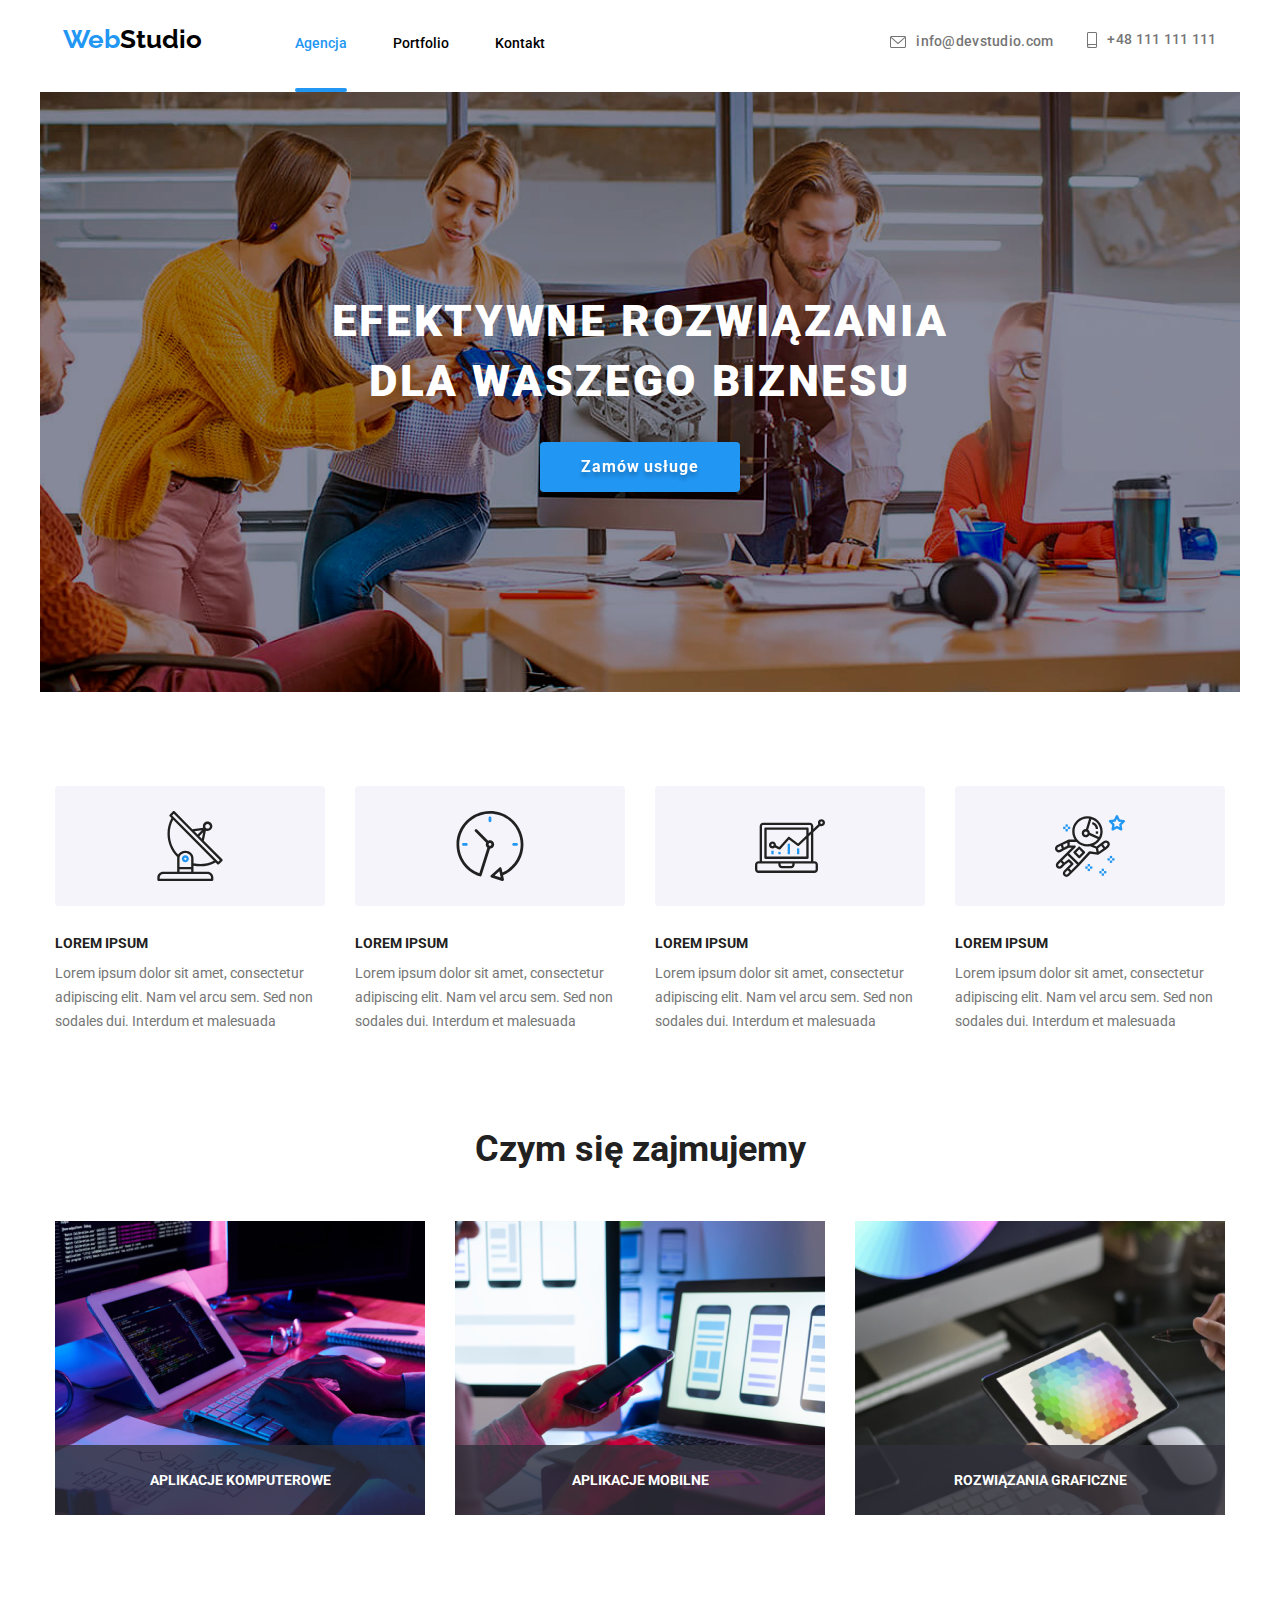
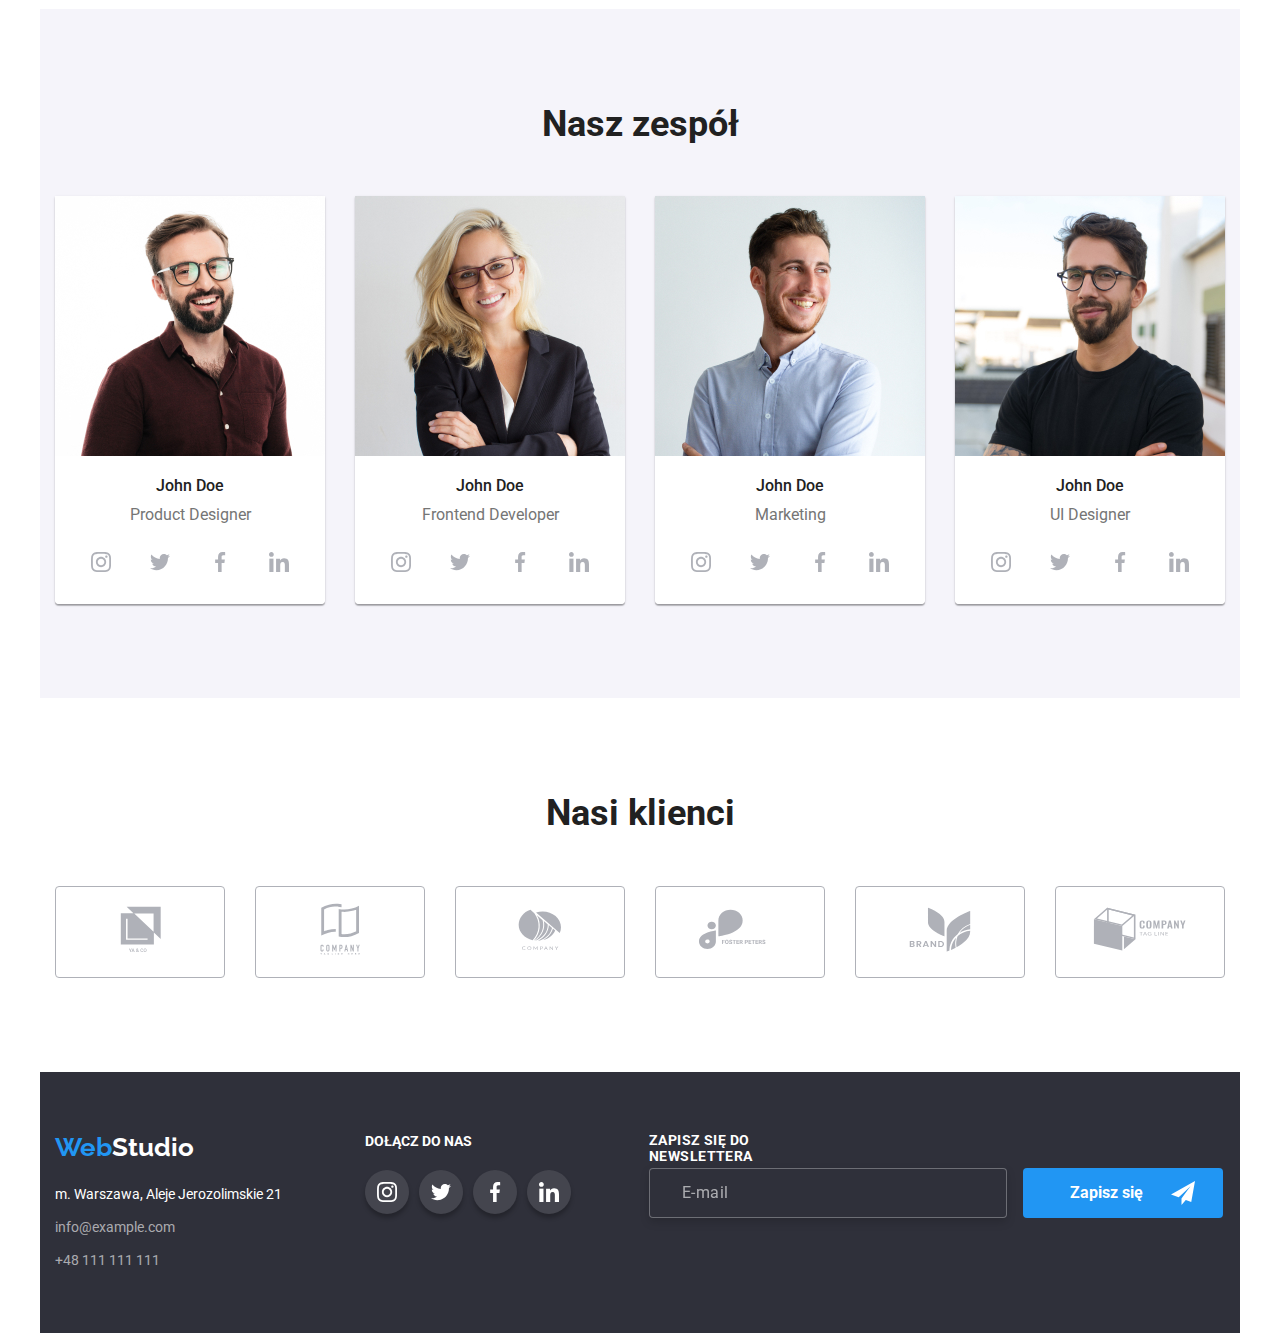
<file: index.html>
<!DOCTYPE html>
<html lang="pl">
  <head>
    <meta charset="UTF-8" />
    <meta http-equiv="X-UA-Compatible" content="IE=edge" />
    <meta name="viewport" content="width=device-width, initial-scale=1.0" />
    <link
      rel="stylesheet"
      href="https://cdnjs.cloudflare.com/ajax/libs/modern-normalize/1.0.0/modern-normalize.min.css"
    />
    <link rel="stylesheet" href="./css/main.min.css" />
    <link rel="preconnect" href="https://fonts.googleapis.com" />
    <link rel="preconnect" href="https://fonts.gstatic.com" crossorigin />
    <link
      href="https://fonts.googleapis.com/css2?family=Raleway:wght@700&family=Roboto:wght@400;500;700;900&display=swap"
      rel="stylesheet"
    />
    <title>WebStudio - main page</title>
  </head>
  <body class="body">
    <header class="header-agency">
      <div class="container">
        <a href="index.html" class="logo link"
          >Web<span class="logo__span">Studio</span></a
        >
        <nav class="nav">
          <a href="index.html" class="nav__agency--active link">Agencja</a>
          <a href="portfolio.html" class="nav__portfolio link">Portfolio</a>
          <a href="/contact" class="nav__contact link">Kontakt</a>
        </nav>
        <div class="contacts">
          <p class="e-mail">
            <svg class="e-mail__icon" width="16" height="12">
              <use href="./images/icons.svg#icon-envelope"></use>
            </svg>
            <a href="mailto:nfo@devstudio.com" class="e-mail__link link"
              >info@devstudio.com</a
            >
          </p>
          <p class="phone">
            <svg class="phone__icon" width="10" height="16">
              <use href="./images/icons.svg#icon-smartphone"></use>
            </svg>
            <a href="tel:+48111111111" class="phone__link link"
              >+48 111 111 111</a
            >
          </p>
        </div>
      </div>
      <button class="menu-btn is-hidden-btn" type="button" data-menu-open>
        <svg class="menu-btn__icon" width="24" height="16">
          <use href="./images/icons.svg#icon-menu_24px"></use>
        </svg>
      </button>
    </header>
    <main class="main">
      <section class="section-title">
        <div class="container-title">
          <h1 class="title-page">
            EFEKTYWNE ROZWIĄZANIA <br />
            DLA WASZEGO BIZNESU
          </h1>
          <button type="button" class="button-order" data-modal-open>
            Zamów usługe
          </button>
        </div>
      </section>
      <section class="section-lorem">
        <div class="container-lorem">
          <ul class="lorem list">
            <li class="lorem__item">
              <p class="lorem__icon">
                <svg class="lorem__svg" width="70" height="70">
                  <use href="./images/icons.svg#icon-antenna"></use>
                </svg>
              </p>
              <p class="lorem__title">Lorem Ipsum</p>
              <p class="lorem__text">
                Lorem ipsum dolor sit amet, consectetur adipiscing elit. Nam vel
                arcu sem. Sed non sodales dui. Interdum et malesuada
              </p>
            </li>
            <li class="lorem__item">
              <p class="lorem__icon">
                <svg class="lorem__svg" width="70" height="70">
                  <use href="./images/icons.svg#icon-clock"></use>
                </svg>
              </p>
              <p class="lorem__title">Lorem Ipsum</p>
              <p class="lorem__text">
                Lorem ipsum dolor sit amet, consectetur adipiscing elit. Nam vel
                arcu sem. Sed non sodales dui. Interdum et malesuada
              </p>
            </li>
            <li class="lorem__item">
              <p class="lorem__icon">
                <svg class="lorem__svg" width="70" height="70">
                  <use href="./images/icons.svg#icon-diagram"></use>
                </svg>
              </p>
              <p class="lorem__title">Lorem Ipsum</p>
              <p class="lorem__text">
                Lorem ipsum dolor sit amet, consectetur adipiscing elit. Nam vel
                arcu sem. Sed non sodales dui. Interdum et malesuada
              </p>
            </li>
            <li class="lorem__item">
              <p class="lorem__icon">
                <svg class="lorem__svg" width="70" height="70">
                  <use href="./images/icons.svg#icon-astronaut"></use>
                </svg>
              </p>
              <p class="lorem__title">Lorem Ipsum</p>
              <p class="lorem__text">
                Lorem ipsum dolor sit amet, consectetur adipiscing elit. Nam vel
                arcu sem. Sed non sodales dui. Interdum et malesuada
              </p>
            </li>
          </ul>
        </div>
      </section>
      <section class="section-activities">
        <div class="container-activities">
          <h2 class="title-activities">Czym się zajmujemy</h2>
          <ul class="activities list">
            <li class="activities__picture">
              <div class="activities__thumb">
                <picture>
                  <source
                    srcset="
                      ./images/computer.jpg    1x,
                      ./images/computer@2x.jpg 2x
                    "
                    media="(min-width: 1200px)"
                  />
                  <img
                    class="team__image"
                    src="./images/computer.jpg"
                    alt="programowanie"
                  />
                </picture>
                <p class="activities__label">Aplikacje komputerowe</p>
              </div>
            </li>
            <li class="activities__picture">
              <div class="activities__thumb">
                <picture>
                  <source
                    srcset="./images/phone.jpg 1x, ./images/phone@2x.jpg 2x"
                    media="(min-width: 1200px)"
                  />
                  <img
                    class="team__image"
                    src="./images/phone.jpg"
                    alt="tworzenie interfejsu"
                  />
                </picture>
                <p class="activities__label">Aplikacje mobilne</p>
              </div>
            </li>
            <li class="activities__picture">
              <div class="activities__thumb">
                <picture>
                  <source
                    srcset="./images/tablet.jpg 1x, ./images/tablet@2x.jpg 2x"
                    media="(min-width: 1200px)"
                  />
                  <img
                    class="team__image"
                    src="./images/tablet.jpg"
                    alt="projektowanie"
                  />
                </picture>
                <p class="activities__label">Rozwiązania graficzne</p>
              </div>
            </li>
          </ul>
        </div>
      </section>
      <section class="section-team">
        <div class="container-team">
          <h2 class="title-team">Nasz zespół</h2>
          <ul class="team list">
            <li class="team__item">
              <figure class="team__photo">
                <picture>
                  <source
                    srcset="
                      ./images/mobile/person1-mobile.jpg    1x,
                      ./images/mobile/person1-mobile@2x.jpg 2x
                    "
                    media="(min-width: 320px) and (max-width: 767px)"
                  />
                  <source
                    srcset="
                      ./images/tablet/person1-tablet.jpg    1x,
                      ./images/tablet/person1-tablet@2x.jpg 2x
                    "
                    media="(min-width: 768px) and (max-width: 1199px)"
                  />
                  <source
                    srcset="
                      ./images/person1-desktop.jpg    1x,
                      ./images/person1-desktop@2x.jpg 2x
                    "
                    media="(min-width: 1200px)"
                  />
                  <img
                    class="team__image"
                    src="./images/mobile/person1-mobile.jpg"
                    alt="product designer"
                  />
                </picture>
                <figcaption class="team__description">
                  <p class="team__name">John Doe</p>
                  <p class="team__occupation">Product Designer</p>
                  <ul class="team-social list">
                    <li class="team-social__item link">
                      <a class="team-social__link" href="#">
                        <svg class="team-social__icon" width="20" height="20">
                          <use href="./images/icons.svg#icon-instagram"></use>
                        </svg>
                      </a>
                    </li>
                    <li class="team-social__item link">
                      <a class="team-social__link" href="#"
                        ><svg class="team-social__icon" width="20" height="20">
                          <use href="./images/icons.svg#icon-twitter"></use>
                        </svg>
                      </a>
                    </li>
                    <li class="team-social__item link">
                      <a class="team-social__link" href="#"
                        ><svg class="team-social__icon" width="20" height="20">
                          <use href="./images/icons.svg#icon-facebook"></use>
                        </svg>
                      </a>
                    </li>
                    <li class="team-social__item link">
                      <a class="team-social__link" href="#"
                        ><svg class="team-social__icon" width="20" height="20">
                          <use href="./images/icons.svg#icon-linkedin"></use>
                        </svg>
                      </a>
                    </li>
                  </ul>
                </figcaption>
              </figure>
            </li>
            <li class="team__item">
              <figure class="team__photo">
                <picture>
                  <source
                    srcset="
                      ./images/mobile/person2-mobile.jpg    1x,
                      ./images/mobile/person2-mobile@2x.jpg 2x
                    "
                    media="(min-width: 320px) and (max-width: 767px)"
                  />
                  <source
                    srcset="
                      ./images/tablet/person2-tablet.jpg    1x,
                      ./images/tablet/person2-tablet@2x.jpg 2x
                    "
                    media="(min-width: 768px) and (max-width: 1199px)"
                  />
                  <source
                    srcset="
                      ./images/person2-desktop.jpg    1x,
                      ./images/person2-desktop@2x.jpg 2x
                    "
                    media="(min-width: 1200px)"
                  />
                  <img
                    class="team__image"
                    src="./images/mobile/person2-mobile.jpg"
                    alt="fronted developer"
                  />
                </picture>
                <figcaption class="team__description">
                  <p class="team__name">John Doe</p>
                  <p class="team__occupation">Frontend Developer</p>
                  <ul class="team-social list">
                    <li class="team-social__item link">
                      <a class="team-social__link" href="#">
                        <svg class="team-social__icon" width="20" height="20">
                          <use href="./images/icons.svg#icon-instagram"></use>
                        </svg>
                      </a>
                    </li>
                    <li class="team-social__item link">
                      <a class="team-social__link" href="#"
                        ><svg class="team-social__icon" width="20" height="20">
                          <use href="./images/icons.svg#icon-twitter"></use>
                        </svg>
                      </a>
                    </li>
                    <li class="team-social__item link">
                      <a class="team-social__link" href="#"
                        ><svg class="team-social__icon" width="20" height="20">
                          <use href="./images/icons.svg#icon-facebook"></use>
                        </svg>
                      </a>
                    </li>
                    <li class="team-social__item link">
                      <a class="team-social__link" href="#"
                        ><svg class="team-social__icon" width="20" height="20">
                          <use href="./images/icons.svg#icon-linkedin"></use>
                        </svg>
                      </a>
                    </li>
                  </ul>
                </figcaption>
              </figure>
            </li>
            <li class="team__item">
              <figure class="team__photo">
                <picture>
                  <source
                    srcset="
                      ./images/mobile/person3-mobile.jpg    1x,
                      ./images/mobile/person3-mobile@2x.jpg 2x
                    "
                    media="(min-width: 320px) and (max-width: 767px)"
                  />
                  <source
                    srcset="
                      ./images/tablet/person3-tablet.jpg    1x,
                      ./images/tablet/person3-tablet@2x.jpg 2x
                    "
                    media="(min-width: 768px) and (max-width: 1199px)"
                  />
                  <source
                    srcset="
                      ./images/person3-desktop.jpg    1x,
                      ./images/person3-desktop@2x.jpg 2x
                    "
                    media="(min-width: 1200px)"
                  />
                  <img
                    class="team__image"
                    src="./images/mobile/person3-mobile.jpg"
                    alt="marketing"
                  />
                </picture>
                <figcaption class="team__description">
                  <p class="team__name">John Doe</p>
                  <p class="team__occupation">Marketing</p>
                  <ul class="team-social list">
                    <li class="team-social__item link">
                      <a class="team-social__link" href="#">
                        <svg class="team-social__icon" width="20" height="20">
                          <use href="./images/icons.svg#icon-instagram"></use>
                        </svg>
                      </a>
                    </li>
                    <li class="team-social__item link">
                      <a class="team-social__link" href="#"
                        ><svg class="team-social__icon" width="20" height="20">
                          <use href="./images/icons.svg#icon-twitter"></use>
                        </svg>
                      </a>
                    </li>
                    <li class="team-social__item link">
                      <a class="team-social__link" href="#"
                        ><svg class="team-social__icon" width="20" height="20">
                          <use href="./images/icons.svg#icon-facebook"></use>
                        </svg>
                      </a>
                    </li>
                    <li class="team-social__item link">
                      <a class="team-social__link" href="#"
                        ><svg class="team-social__icon" width="20" height="20">
                          <use href="./images/icons.svg#icon-linkedin"></use>
                        </svg>
                      </a>
                    </li>
                  </ul>
                </figcaption>
              </figure>
            </li>
            <li class="team__item">
              <figure class="team__photo">
                <picture>
                  <source
                    srcset="
                      ./images/mobile/person4-mobile.jpg    1x,
                      ./images/mobile/person4-mobile@2x.jpg 2x
                    "
                    media="(min-width: 320px) and (max-width: 767px)"
                  />
                  <source
                    srcset="
                      ./images/tablet/person4-tablet.jpg    1x,
                      ./images/tablet/person4-tablet@2x.jpg 2x
                    "
                    media="(min-width: 768px) and (max-width: 1199px)"
                  />
                  <source
                    srcset="
                      ./images/person4-desktop.jpg    1x,
                      ./images/person4-desktop@2x.jpg 2x
                    "
                    media="(min-width: 1200px)"
                  />
                  <img
                    class="team__image"
                    src="./images/mobile/person4-mobile.jpg"
                    alt="UI designer"
                  />
                </picture>
                <figcaption class="team__description">
                  <p class="team__name">John Doe</p>
                  <p class="team__occupation">UI Designer</p>
                  <ul class="team-social list">
                    <li class="team-social__item link">
                      <a class="team-social__link" href="#">
                        <svg class="team-social__icon" width="20" height="20">
                          <use href="./images/icons.svg#icon-instagram"></use>
                        </svg>
                      </a>
                    </li>
                    <li class="team-social__item link">
                      <a class="team-social__link" href="#"
                        ><svg class="team-social__icon" width="20" height="20">
                          <use href="./images/icons.svg#icon-twitter"></use>
                        </svg>
                      </a>
                    </li>
                    <li class="team-social__item link">
                      <a class="team-social__link" href="#"
                        ><svg class="team-social__con" width="20" height="20">
                          <use href="./images/icons.svg#icon-facebook"></use>
                        </svg>
                      </a>
                    </li>
                    <li class="team-social__item link">
                      <a class="team-social__link" href="#"
                        ><svg class="team-social__icon" width="20" height="20">
                          <use href="./images/icons.svg#icon-linkedin"></use>
                        </svg>
                      </a>
                    </li>
                  </ul>
                </figcaption>
              </figure>
            </li>
          </ul>
        </div>
      </section>
      <section class="section-clients">
        <div class="container-clients">
          <h2 class="title-clients">Nasi klienci</h2>
          <ul class="clients list">
            <li class="clients__item">
              <a class="clients__link link" href="#">
                <svg class="clients__logo" width="41" height="46.7">
                  <use href="./images/icons.svg#icon-logo"></use>
                </svg>
              </a>
            </li>
            <li class="clients__item">
              <a class="clients__link link" href="#">
                <svg class="clients__logo" width="40" height="52">
                  <use href="./images/icons.svg#icon-logo-1"></use>
                </svg>
              </a>
            </li>
            <li class="clients__item">
              <a class="clients__link link" href="#">
                <svg class="clients__logo" width="43.46" height="41.18">
                  <use href="./images/icons.svg#icon-logo-2"></use>
                </svg>
              </a>
            </li>
            <li class="clients__item">
              <a class="clients__link link" href="#">
                <svg class="clients__logo" width="84.44" height="40.62">
                  <use href="./images/icons.svg#icon-logo-3"></use>
                </svg>
              </a>
            </li>
            <li class="clients__item">
              <a class="clients__link link" href="#">
                <svg class="clients__logo" width="62.54" height="45.43">
                  <use href="./images/icons.svg#icon-logo-4"></use>
                </svg>
              </a>
            </li>
            <li class="clients__item">
              <a class="clients__link link" href="#">
                <svg class="clients__logo" width="93.79" height="43.93">
                  <use href="./images/icons.svg#icon-logo-5"></use>
                </svg>
              </a>
            </li>
          </ul>
        </div>
      </section>
    </main>
    <footer class="footer">
      <div class="container-footer">
        <div class="contact-details">
          <a href="index.html" class="logo-inline link"
            >Web<span class="logo-inline__span">Studio</span></a
          >
          <p class="address">m. Warszawa, Aleje Jerozolimskie 21</p>
          <p class="e-mail-footer link">info@example.com</p>
          <p class="phone-footer link">+48 111 111 111</p>
        </div>
        <div class="footer-social">
          <h3 class="join-us">Dołącz do nas</h3>
          <ul class="social-footer list">
            <li class="social-footer__item link">
              <a class="social-footer__link" href="#">
                <svg class="social-footer__icon" width="20" height="20">
                  <use href="./images/icons.svg#icon-instagram"></use>
                </svg>
              </a>
            </li>
            <li class="social-footer__item link">
              <a class="social-footer__link" href="#">
                <svg class="social-footer__icon" width="20" height="20">
                  <use href="./images/icons.svg#icon-twitter"></use>
                </svg>
              </a>
            </li>
            <li class="social-footer__item link">
              <a class="social-footer__link" href="#">
                <svg class="social-footer__icon" width="20" height="20">
                  <use href="./images/icons.svg#icon-facebook"></use>
                </svg>
              </a>
            </li>
            <li class="social-footer__item link">
              <a class="social-footer__link" href="#">
                <svg class="social-footer__icon" width="20" height="20">
                  <use href="./images/icons.svg#icon-linkedin"></use>
                </svg>
              </a>
            </li>
          </ul>
        </div>
        <div class="newsletter">
          <h3 class="sign-up">Zapisz się do newslettera</h3>
          <form class="form">
            <label class="form__label">
              <input
                type="email"
                name="e-mail"
                placeholder="E-mail"
                class="form__input"
              />
            </label>
            <button type="submit" class="sign-up-button">
              Zapisz się<svg
                class="sign-up-button__icon"
                width="24"
                height="24"
              >
                <use href="./images/icons.svg#icon-icon-send"></use>
              </svg>
            </button>
          </form>
        </div>
      </div>
    </footer>
    <div class="backdrop is-hidden" data-modal>
      <div class="modal">
        <button type="button" class="modal__button" data-modal-close>
          <svg class="modal__icon" width="18" height="18">
            <use href="./images/icons.svg#icon-close"></use>
          </svg>
        </button>
        <h2 class="modal-title">Zostaw swoje dane w formularzu poniżej</h2>
        <form class="modal-form" name="signup-form">
          <label class="modal-form__label">
            Imię
            <span class="modal-form__wrapper">
              <input class="modal-form__input" type="text" name="user-name" />
              <svg class="modal-form__icon" width="18" height="18">
                <use href="./images/icons.svg#icon-person-black"></use>
              </svg>
            </span>
          </label>
          <label class="modal-form__label">
            Telefon
            <span class="modal-form__wrapper">
              <input class="modal-form__input" type="tel" name="user-phone" />
              <svg class="modal-form__icon" width="18" height="18">
                <use href="./images/icons.svg#icon-phone-black"></use>
              </svg>
            </span>
          </label>
          <label class="modal-form__label">
            Email
            <span class="modal-form__wrapper">
              <input class="modal-form__input" type="email" name="user-email" />
              <svg class="modal-form__icon" width="18" height="18">
                <use href="./images/icons.svg#icon-email-black"></use>
              </svg>
            </span>
          </label>
          <label class="modal-form__text">
            Komentarz
            <textarea
              class="modal-form__message"
              name="user-message"
              placeholder="Wprowadź tekst"
            >
            </textarea>
          </label>
          <div class="policy">
            <input
              id="user-policy"
              type="checkbox"
              class="policy__checkbox visually-hidden"
              name="policy"
              value="accept-policy"
            />
            <label for="user-policy" class="policy__text">
              Oświadczam, iż akceptuję
              <a class="policy__text--link" href="#regulamin">Regulamin</a> i
              <a class="policy__text--link" href="#policy"
                >Politykę Prywatności.</a
              >
            </label>
          </div>
          <button type="submit" class="modal-button">Wyślij</button>
        </form>
      </div>
    </div>
    <script src="./js/modal.js"></script>
    <div class="backdrop is-hidden" data-menu>
      <div class="menu">
        <button class="menu__close-btn" type="button" data-menu-close>
          <svg class="menu__icon" width="18.67" height="18.67">
            <use href="./images/icons.svg#icon-close_24px"></use>
          </svg>
        </button>
        <nav class="nav-mobile">
          <ul class="nav-mobile__list list">
            <li class="nav-mobile__item">
              <a class="nav-mobile__link link" href="index.html">Agencja</a>
            </li>
            <li class="nav-mobile__item">
              <a class="nav-mobile__link link" href="portfolio.html"
                >Portfolio</a
              >
            </li>
            <li class="nav-mobile__item">
              <a class="nav-mobile__link link" href="#">Kontakt</a>
            </li>
          </ul>
        </nav>
        <div class="contacts-mobile">
          <a class="contacts-mobile__phone link" href="tel:+48111111111">
            +48 111 111 111
          </a>
          <a
            class="contacts-mobile__e-mail link"
            href="mailto:info@devstudio.com"
          >
            info@devstudio.com
          </a>
        </div>
        <ul class="menu-social__list list">
          <li class="menu-social__item">
            <a class="menu-social__link link" href="#">Instagram</a>
          </li>
          <li class="menu-social__item">
            <a class="menu-social__link link" href="#">Twitter</a>
          </li>
          <li class="menu-social__item">
            <a class="menu-social__link link" href="#">Facebook</a>
          </li>
          <li class="menu-social__item">
            <a class="menu-social__link link" href="#">Linkedin</a>
          </li>
        </ul>
      </div>
    </div>
    <script src="./js/mobile-menu.js"></script>
  </body>
</html>
</file>
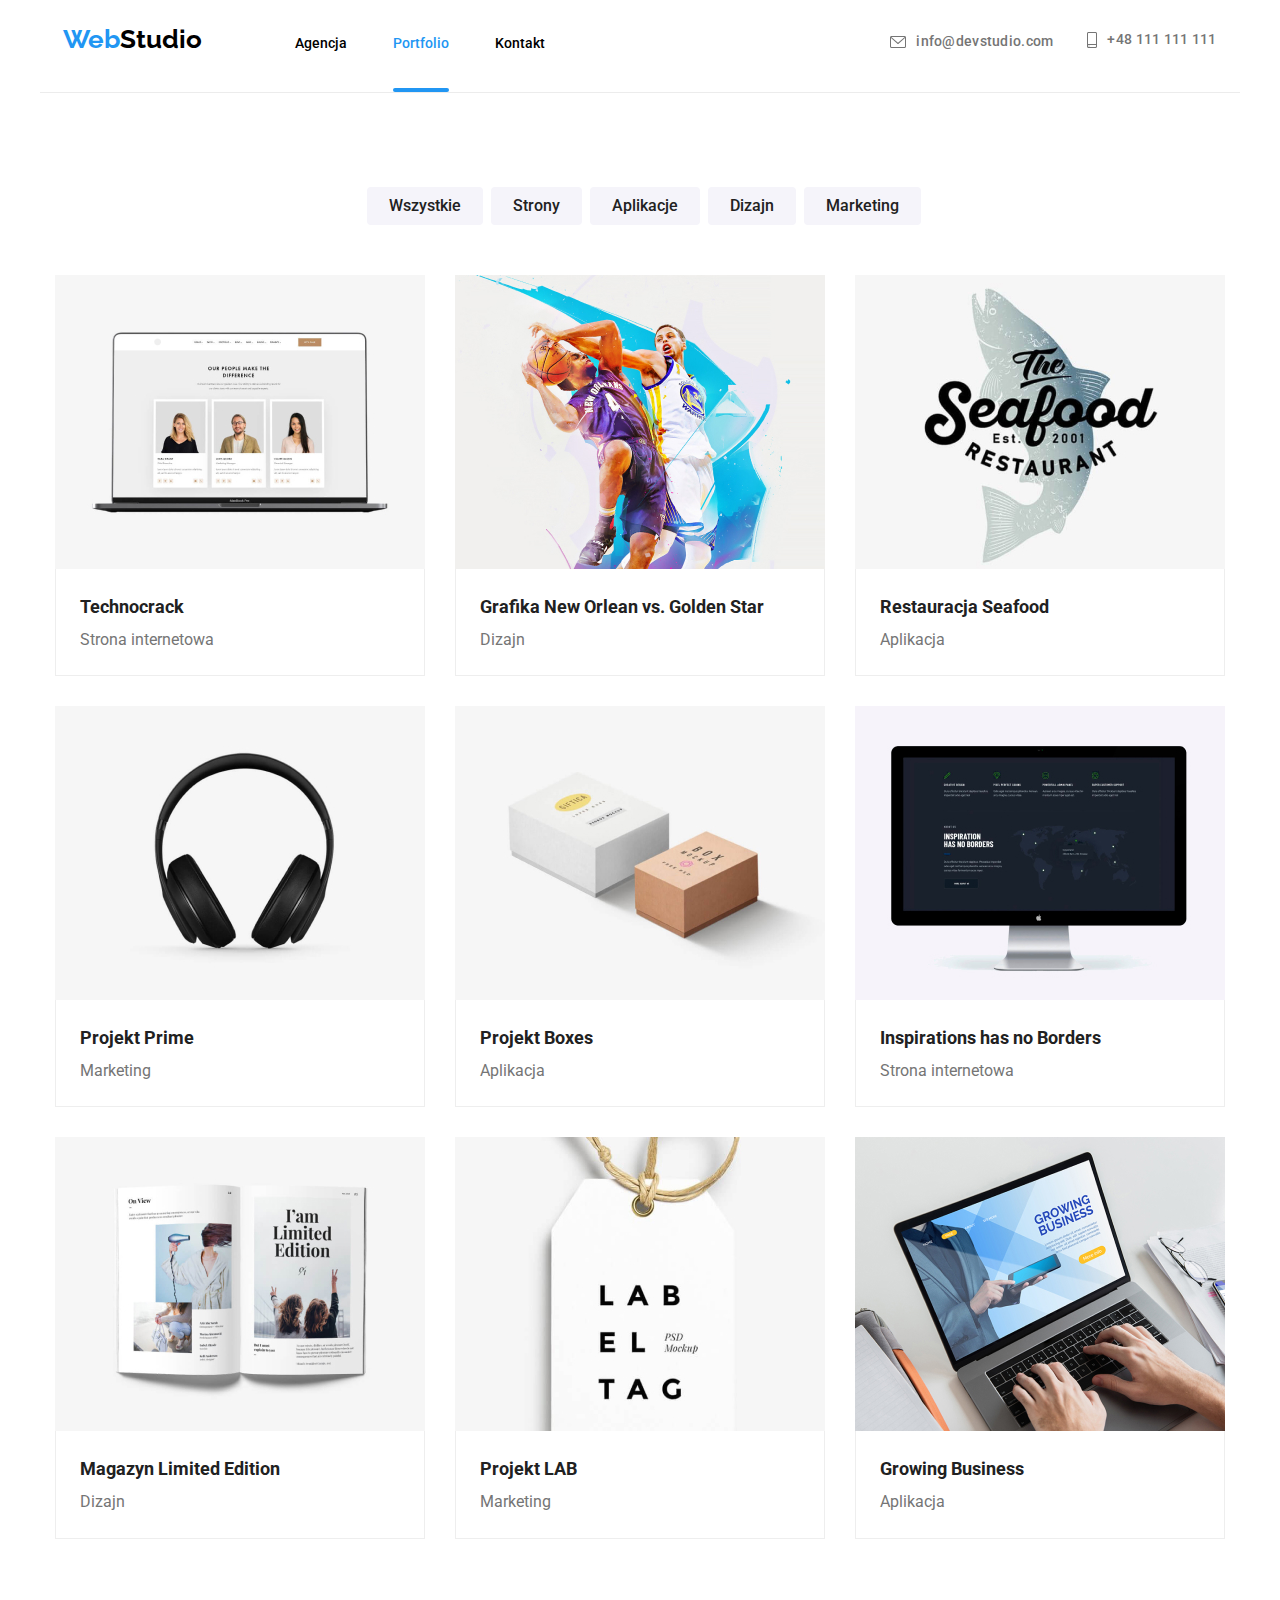
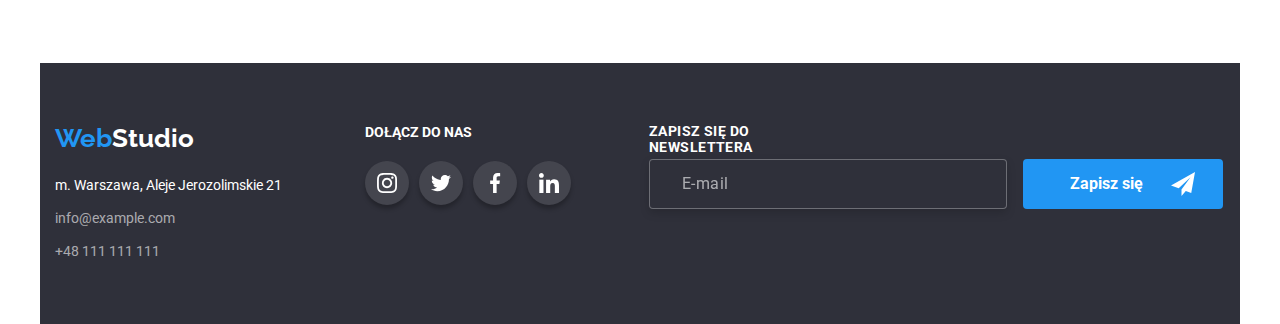
<file: portfolio.html>
<!DOCTYPE html>
<html lang="pl">
  <head>
    <meta charset="UTF-8" />
    <meta http-equiv="X-UA-Compatible" content="IE=edge" />
    <meta name="viewport" content="width=device-width, initial-scale=1.0" />
    <link
      rel="stylesheet"
      href="https://cdnjs.cloudflare.com/ajax/libs/modern-normalize/1.0.0/modern-normalize.min.css"
    />
    <link rel="stylesheet" href="./css/main.min.css" />
    <link rel="preconnect" href="https://fonts.googleapis.com" />
    <link rel="preconnect" href="https://fonts.gstatic.com" crossorigin />
    <link
      href="https://fonts.googleapis.com/css2?family=Raleway:wght@700&family=Roboto:wght@400;500;700;900&display=swap"
      rel="stylesheet"
    />
    <title>WebStudio - portfolio</title>
  </head>
  <body class="body">
    <header class="header-portfolio">
      <div class="container">
        <a href="index.html" class="logo link"
          >Web<span class="logo__span">Studio</span></a
        >
        <nav class="nav">
          <a href="index.html" class="nav__agency link">Agencja</a>
          <a href="portfolio.html" class="nav__portfolio--active link"
            >Portfolio</a
          >
          <a href="/contact" class="nav__contact link">Kontakt</a>
        </nav>
        <div class="contacts">
          <p class="e-mail">
            <svg class="e-mail__icon" width="16" height="12">
              <use href="./images/icons.svg#icon-envelope"></use>
            </svg>
            <a href="mailto:nfo@devstudio.com" class="e-mail__link link"
              >info@devstudio.com</a
            >
          </p>
          <p class="phone">
            <svg class="phone__icon" width="10" height="16">
              <use href="./images/icons.svg#icon-smartphone"></use>
            </svg>
            <a href="tel:+48111111111" class="phone__link link"
              >+48 111 111 111</a
            >
          </p>
        </div>
      </div>
      <button class="menu-btn is-hidden-btn" type="button" data-menu-open>
        <svg class="menu-btn__icon" width="24" height="16">
          <use href="./images/icons.svg#icon-menu_24px"></use>
        </svg>
      </button>
      <div class="menu is-hidden" data-menu>
        <button class="menu__close-btn" type="button" data-menu-close>
          <svg class="menu__icon" width="18.67" height="18.67">
            <use href="./images/icons.svg#icon-close_24px"></use>
          </svg>
        </button>
        <nav class="nav-mobile">
          <ul class="nav-mobile__list list">
            <li class="nav-mobile__item">
              <a class="nav-mobile__link link" href="index.html">Agencja</a>
            </li>
            <li class="nav-mobile__item">
              <a class="nav-mobile__link link" href="portfolio.html"
                >Portfolio</a
              >
            </li>
            <li class="nav-mobile__item">
              <a class="nav-mobile__link link" href="#">Kontakt</a>
            </li>
          </ul>
        </nav>
        <div class="contacts-mobile">
          <a class="contacts-mobile__phone link" href="tel:+48111111111">
            +48 111 111 111</a
          >
          <a
            class="contacts-mobile__e-mail link"
            href="mailto:info@devstudio.com"
          >
            info@devstudio.com</a
          >
        </div>
        <ul class="menu-social__list list">
          <li class="menu-social__item">
            <a class="menu-social__link link" href="#">Instagram</a>
          </li>
          <li class="menu-social__item">
            <a class="menu-social__link link" href="#">Twitter</a>
          </li>
          <li class="menu-social__item">
            <a class="menu-social__link link" href="#">Facebook</a>
          </li>
          <li class="menu-social__item">
            <a class="menu-social__link link" href="#">Linkedin</a>
          </li>
        </ul>
      </div>
    </header>
    <main class="main">
      <section class="section-buttons">
        <div class="container">
          <ul class="buttons list">
            <li class="buttons__item">
              <button type="button" class="buttons__btn">Wszystkie</button>
            </li>
            <li class="buttons__item">
              <button type="button" class="buttons__btn">Strony</button>
            </li>
            <li class="buttons__item">
              <button type="button" class="buttons__btn">Aplikacje</button>
            </li>
            <li class="buttons__item">
              <button type="button" class="buttons__btn">Dizajn</button>
            </li>
            <li class="buttons__item">
              <button type="button" class="buttons__btn">Marketing</button>
            </li>
          </ul>
        </div>
      </section>
      <section class="main-portfolio">
        <div class="container">
          <ul class="portfolio list">
            <li class="portfolio__item">
              <figure class="portfolio__picture">
                <div class="portfolio__box">
                  <picture>
                  <source
                    srcset="
                      ./images/mobile/technocrack-mobile.jpg    1x,
                      ./images/mobile/technocrack-mobile@2x.jpg 2x
                    "
                    media="(min-width: 320px) and (max-width: 767px)"
                  />
                  <source
                    srcset="
                      ./images/tablet/technocrack-tablet.jpg    1x,
                      ./images/tablet/technocrack-tablet@2x.jpg 2x
                    "
                    media="(min-width: 768px) and (max-width: 1199px)"
                  />
                  <source
                    srcset="
                      ./images/technocrack-desktop.jpg    1x,
                      ./images/technocrack-desktop@2x.jpg 2x
                    "
                    media="(min-width: 1200px)"
                  />
                  <img
                    class="team__image"
                    src="./images/mobile/technocrack-mobile.jpg"
                    alt="technocrack"
                  />
                  <div class="portfolio__overlay">
                    <p class="portfolio__text">
                      Technocrack jest popularną platformą wykorzystywaną do
                      rozpowszechniania koronawirusa. Firmy wykorzystują tę
                      platformę do celów szpiegowskich i ataków na
                      niezabezpieczone serwery konkurencji
                    </p>
                  </div>
                </div>
                <figcaption class="portfolio__description">
                  <p class="portfolio__title">Technocrack</p>
                  <p class="portfolio__label">Strona internetowa</p>
                </figcaption>
              </figure>
            </li>
            <li class="portfolio__item">
              <figure class="portfolio__picture">
                <div class="portfolio__box">
                  <picture>
                  <source
                    srcset="
                      ./images/mobile/basketball-mobile.jpg    1x,
                      ./images/mobile/basketball-mobile@2x.jpg 2x
                    "
                    media="(min-width: 320px) and (max-width: 767px)"
                  />
                  <source
                    srcset="
                      ./images/tablet/basketball-tablet.jpg    1x,
                      ./images/tablet/basketball-tablet@2x.jpg 2x
                    "
                    media="(min-width: 768px) and (max-width: 1199px)"
                  />
                  <source
                    srcset="
                      ./images/basketball-desktop.jpg    1x,
                      ./images/basketball-desktop@2x.jpg 2x
                    "
                    media="(min-width: 1200px)"
                  />
                  <img
                    class="team__image"
                    src="./images/mobile/basketball-mobile.jpg"
                    alt="basketball match"
                  />
                  <div class="portfolio__overlay">
                    <p class="portfolio__text">
                      Technocrack jest popularną platformą wykorzystywaną do
                      rozpowszechniania koronawirusa. Firmy wykorzystują tę
                      platformę do celów szpiegowskich i ataków na
                      niezabezpieczone serwery konkurencji
                    </p>
                  </div>
                </div>
                <figcaption class="portfolio__description">
                  <p class="portfolio__title">
                    Grafika New Orlean vs. Golden Star
                  </p>
                  <p class="portfolio__label">Dizajn</p>
                </figcaption>
              </figure>
            </li>
            <li class="portfolio__item">
              <figure class="portfolio__picture">
                <div class="portfolio__box">
                  <picture>
                  <source
                    srcset="
                      ./images/mobile/food-mobile.jpg    1x,
                      ./images/mobile/food-mobile@2x.jpg 2x
                    "
                    media="(min-width: 320px) and (max-width: 767px)"
                  />
                  <source
                    srcset="
                      ./images/tablet/food-tablet.jpg    1x,
                      ./images/tablet/food-tablet@2x.jpg 2x
                    "
                    media="(min-width: 768px) and (max-width: 1199px)"
                  />
                  <source
                    srcset="
                      ./images/food-desktop.jpg    1x,
                      ./images/food-desktop@2x.jpg 2x
                    "
                    media="(min-width: 1200px)"
                  />
                  <img
                    class="team__image"
                    src="./images/mobile/food-mobile.jpg"
                    alt="logo restauracji Seafood"
                  />
                  <div class="portfolio__overlay">
                    <p class="portfolio__text">
                      Technocrack jest popularną platformą wykorzystywaną do
                      rozpowszechniania koronawirusa. Firmy wykorzystują tę
                      platformę do celów szpiegowskich i ataków na
                      niezabezpieczone serwery konkurencji
                    </p>
                  </div>
                </div>
                <figcaption class="portfolio__description">
                  <p class="portfolio__title">Restauracja Seafood</p>
                  <p class="portfolio__label">Aplikacja</p>
                </figcaption>
              </figure>
            </li>
            <li class="portfolio__item">
              <figure class="portfolio__picture">
                <div class="portfolio__box">
                  <picture>
                  <source
                    srcset="
                      ./images/mobile/headphones-mobile.jpg    1x,
                      ./images/mobile/headphones-mobile@2x.jpg 2x
                    "
                    media="(min-width: 320px) and (max-width: 767px)"
                  />
                  <source
                    srcset="
                      ./images/tablet/headphones-tablet.jpg    1x,
                      ./images/tablet/headphones-tablet@2x.jpg 2x
                    "
                    media="(min-width: 768px) and (max-width: 1199px)"
                  />
                  <source
                    srcset="
                      ./images/headphones-desktop.jpg    1x,
                      ./images/headphones-desktop@2x.jpg 2x
                    "
                    media="(min-width: 1200px)"
                  />
                  <img
                    class="team__image"
                    src="./images/mobile/headphones-mobile.jpg"
                    alt="headphones"
                  />
                  <div class="portfolio__overlay">
                    <p class="portfolio__text">
                      Technocrack jest popularną platformą wykorzystywaną do
                      rozpowszechniania koronawirusa. Firmy wykorzystują tę
                      platformę do celów szpiegowskich i ataków na
                      niezabezpieczone serwery konkurencji
                    </p>
                  </div>
                </div>
                <figcaption class="portfolio__description">
                  <p class="portfolio__title">Projekt Prime</p>
                  <p class="portfolio__label">Marketing</p>
                </figcaption>
              </figure>
            </li>
            <li class="portfolio__item">
              <figure class="portfolio__picture">
                <div class="portfolio__box">
                  <picture>
                  <source
                    srcset="
                      ./images/mobile/boxes-mobile.jpg    1x,
                      ./images/mobile/boxes-mobile@2x.jpg 2x
                    "
                    media="(min-width: 320px) and (max-width: 767px)"
                  />
                  <source
                    srcset="
                      ./images/tablet/boxes-tablet.jpg    1x,
                      ./images/tablet/boxes-tablet@2x.jpg 2x
                    "
                    media="(min-width: 768px) and (max-width: 1199px)"
                  />
                  <source
                    srcset="
                      ./images/boxes-desktop.jpg    1x,
                      ./images/boxes-desktop@2x.jpg 2x
                    "
                    media="(min-width: 1200px)"
                  />
                  <img
                    class="team__image"
                    src="./images/mobile/boxes-mobile.jpg"
                    alt="boxes"
                  />
                  <div class="portfolio__overlay">
                    <p class="portfolio__text">
                      Technocrack jest popularną platformą wykorzystywaną do
                      rozpowszechniania koronawirusa. Firmy wykorzystują tę
                      platformę do celów szpiegowskich i ataków na
                      niezabezpieczone serwery konkurencji
                    </p>
                  </div>
                </div>
                <figcaption class="portfolio__description">
                  <p class="portfolio__title">Projekt Boxes</p>
                  <p class="portfolio__label">Aplikacja</p>
                </figcaption>
              </figure>
            </li>
            <li class="portfolio__item">
              <figure class="portfolio__picture">
                <div class="portfolio__box">
                  <picture>
                  <source
                    srcset="
                      ./images/mobile/monitor-mobile.jpg    1x,
                      ./images/mobile/monitor-mobile@2x.jpg 2x
                    "
                    media="(min-width: 320px) and (max-width: 767px)"
                  />
                  <source
                    srcset="
                      ./images/tablet/monitor-tablet.jpg    1x,
                      ./images/tablet/monitor-tablet@2x.jpg 2x
                    "
                    media="(min-width: 768px) and (max-width: 1199px)"
                  />
                  <source
                    srcset="
                      ./images/monitor-desktop.jpg    1x,
                      ./images/monitor-desktop@2x.jpg 2x
                    "
                    media="(min-width: 1200px)"
                  />
                  <img
                    class="team__image"
                    src="./images/mobile/monitor-mobile.jpg"
                    alt="monitor"
                  />
                  <div class="portfolio__overlay">
                    <p class="portfolio__text">
                      Technocrack jest popularną platformą wykorzystywaną do
                      rozpowszechniania koronawirusa. Firmy wykorzystują tę
                      platformę do celów szpiegowskich i ataków na
                      niezabezpieczone serwery konkurencji
                    </p>
                  </div>
                </div>
                <figcaption class="portfolio__description">
                  <p class="portfolio__title">Inspirations has no Borders</p>
                  <p class="portfolio__label">Strona internetowa</p>
                </figcaption>
              </figure>
            </li>
            <li class="portfolio__item">
              <figure class="portfolio__picture">
                <div class="portfolio__box">
                  <picture>
                  <source
                    srcset="
                      ./images/mobile/magazine-mobile.jpg    1x,
                      ./images/mobile/magazine-mobile@2x.jpg 2x
                    "
                    media="(min-width: 320px) and (max-width: 767px)"
                  />
                  <source
                    srcset="
                      ./images/tablet/magazine-tablet.jpg    1x,
                      ./images/tablet/magazine-tablet@2x.jpg 2x
                    "
                    media="(min-width: 768px) and (max-width: 1199px)"
                  />
                  <source
                    srcset="
                      ./images/magazine-desktop.jpg    1x,
                      ./images/magazine-desktop@2x.jpg 2x
                    "
                    media="(min-width: 1200px)"
                  />
                  <img
                    class="team__image"
                    src="./images/mobile/magazine-mobile.jpg"
                    alt="magazine"
                  />
                  <div class="portfolio__overlay">
                    <p class="portfolio__text">
                      Technocrack jest popularną platformą wykorzystywaną do
                      rozpowszechniania koronawirusa. Firmy wykorzystują tę
                      platformę do celów szpiegowskich i ataków na
                      niezabezpieczone serwery konkurencji
                    </p>
                  </div>
                </div>
                <figcaption class="portfolio__description">
                  <p class="portfolio__title">Magazyn Limited Edition</p>
                  <p class="portfolio__label">Dizajn</p>
                </figcaption>
              </figure>
            </li>
            <li class="portfolio__item">
              <figure class="portfolio__picture">
                <div class="portfolio__box">
                  <picture>
                  <source
                    srcset="
                      ./images/mobile/label-mobile.jpg    1x,
                      ./images/mobile/label-mobile@2x.jpg 2x
                    "
                    media="(min-width: 320px) and (max-width: 767px)"
                  />
                  <source
                    srcset="
                      ./images/tablet/label-tablet.jpg    1x,
                      ./images/tablet/label-tablet@2x.jpg 2x
                    "
                    media="(min-width: 768px) and (max-width: 1199px)"
                  />
                  <source
                    srcset="
                      ./images/label-desktop.jpg    1x,
                      ./images/label-desktop@2x.jpg 2x
                    "
                    media="(min-width: 1200px)"
                  />
                  <img
                    class="team__image"
                    src="./images/mobile/label-mobile.jpg"
                    alt="white label"
                  />
                  <div class="portfolio__overlay">
                    <p class="portfolio__text">
                      Technocrack jest popularną platformą wykorzystywaną do
                      rozpowszechniania koronawirusa. Firmy wykorzystują tę
                      platformę do celów szpiegowskich i ataków na
                      niezabezpieczone serwery konkurencji
                    </p>
                  </div>
                </div>
                <figcaption class="portfolio__description">
                  <p class="portfolio__title">Projekt LAB</p>
                  <p class="portfolio__label">Marketing</p>
                </figcaption>
              </figure>
            </li>
            <li class="portfolio__item">
              <figure class="portfolio__picture">
                <div class="portfolio__box">
                  <picture>
                  <source
                    srcset="
                      ./images/mobile/laptop-mobile.jpg    1x,
                      ./images/mobile/laptop-mobile@2x.jpg 2x
                    "
                    media="(min-width: 320px) and (max-width: 767px)"
                  />
                  <source
                    srcset="
                      ./images/tablet/laptop-tablet.jpg    1x,
                      ./images/tablet/laptop-tablet@2x.jpg 2x
                    "
                    media="(min-width: 768px) and (max-width: 1199px)"
                  />
                  <source
                    srcset="
                      ./images/laptop-desktop.jpg    1x,
                      ./images/laptop-desktop@2x.jpg 2x
                    "
                    media="(min-width: 1200px)"
                  />
                  <img
                    class="team__image"
                    src="./images/mobile/laptop-mobile.jpg"
                    alt="laptop"
                  />
                  <div class="portfolio__overlay">
                    <p class="portfolio__text">
                      Technocrack jest popularną platformą wykorzystywaną do
                      rozpowszechniania koronawirusa. Firmy wykorzystują tę
                      platformę do celów szpiegowskich i ataków na
                      niezabezpieczone serwery konkurencji
                    </p>
                  </div>
                </div>
                <figcaption class="portfolio__description">
                  <p class="portfolio__title">Growing Business</p>
                  <p class="portfolio__label">Aplikacja</p>
                </figcaption>
              </figure>
            </li>
          </ul>
        </div>
      </section>
    </main>
    <footer class="footer">
      <div class="container-footer">
        <div class="contact-details">
          <a href="index.html" class="logo-inline link"
            >Web<span class="logo-inline__span">Studio</span></a
          >
          <p class="address">m. Warszawa, Aleje Jerozolimskie 21</p>
          <p class="e-mail-footer link">info@example.com</p>
          <p class="phone-footer link">+48 111 111 111</p>
        </div>
        <div class="footer-social">
          <h3 class="join-us">Dołącz do nas</h3>
          <ul class="social-footer list">
            <li class="social-footer__item link">
              <a class="social-footer__link" href="#">
                <svg class="social-footer__icon" width="20" height="20">
                  <use href="./images/icons.svg#icon-instagram"></use>
                </svg>
              </a>
            </li>
            <li class="social-footer__item link">
              <a class="social-footer__link" href="#">
                <svg class="social-footer__icon" width="20" height="20">
                  <use href="./images/icons.svg#icon-twitter"></use>
                </svg>
              </a>
            </li>
            <li class="social-footer__item link">
              <a class="social-footer__link" href="#">
                <svg class="social-footer__icon" width="20" height="20">
                  <use href="./images/icons.svg#icon-facebook"></use>
                </svg>
              </a>
            </li>
            <li class="social-footer__item link">
              <a class="social-footer__link" href="#">
                <svg class="social-footer__icon" width="20" height="20">
                  <use href="./images/icons.svg#icon-linkedin"></use>
                </svg>
              </a>
            </li>
          </ul>
        </div>
        <div class="newsletter">
          <h3 class="sign-up">Zapisz się do newslettera</h3>
          <form class="form">
            <label class="form__label">
              <input
                type="email"
                name="e-mail"
                placeholder="E-mail"
                class="form__input"
              />
            </label>
            <button type="submit" class="sign-up-button">
              Zapisz się<svg
                class="sign-up-button__icon"
                width="24"
                height="24"
              >
                <use href="./images/icons.svg#icon-icon-send"></use>
              </svg>
            </button>
          </form>
        </div>
      </div>
    </footer>
    <script src="./js/mobile-menu.js"></script>
  </body>
</html>
</file>
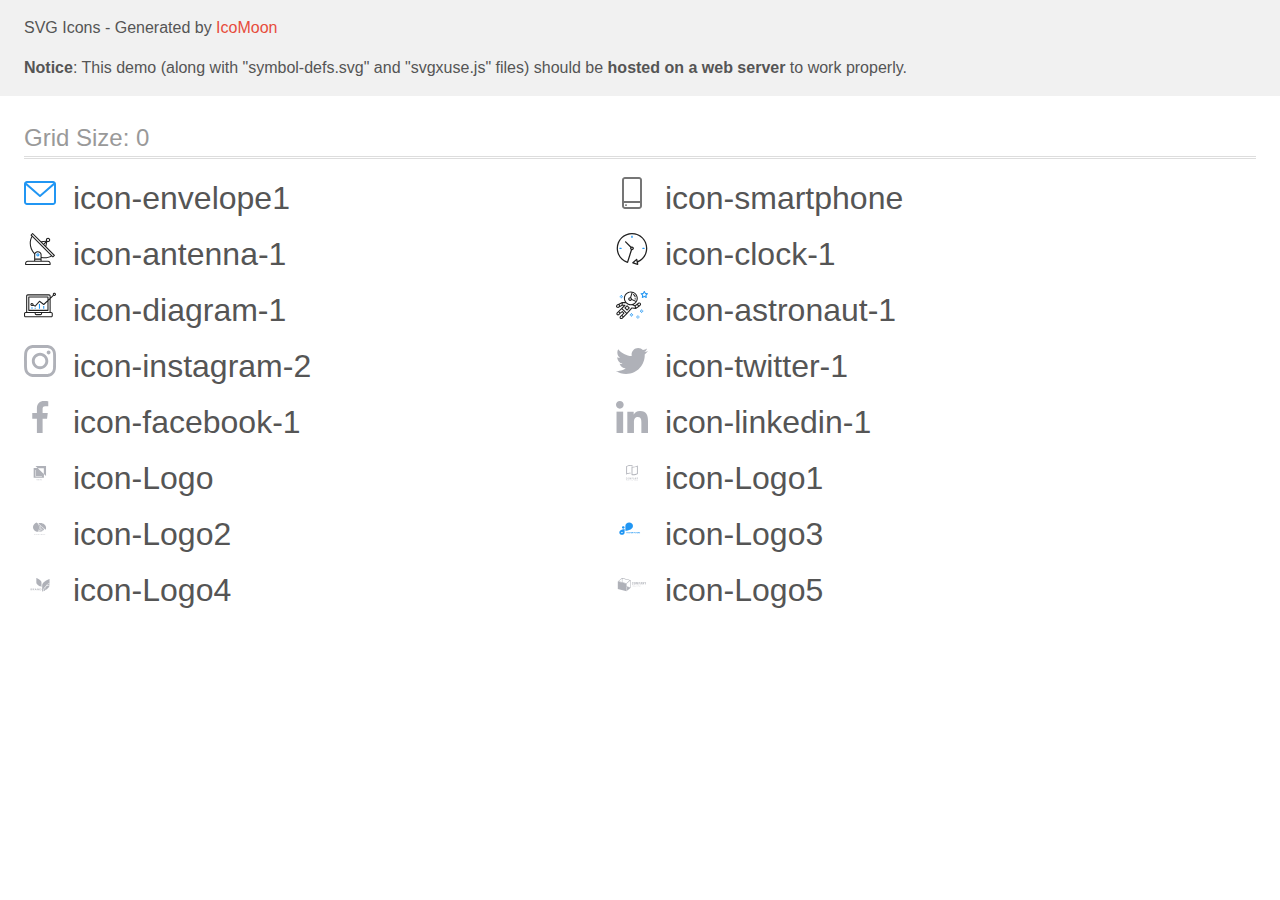
<file: images/icomoon(1)/demo-external-svg.html>
<!doctype html>
<html>
<head>
    <title>IcoMoon - SVG Icons</title>
    <meta charset="utf-8">
    <meta name="viewport" content="width=device-width, initial-scale=1">
    <link rel="stylesheet" href="demo-files/demo.css">
    <link rel="stylesheet" href="style.css">
</head>
<body>
<header class="bgc1 clearfix">
<div class="mhl">
    <p>SVG Icons - Generated by <a href="https://icomoon.io/app">IcoMoon</a></p><p><strong>Notice</strong>: This demo (along with "symbol-defs.svg" and "svgxuse.js" files) should be <b>hosted on a web server</b> to work properly.</p>
</div>
</header>
    <div class="clearfix mhl ptl">
        <h1 class="mvm mtn fgc1">Grid Size: 0</h1>
        <div class="glyph fs1">
            <div class="clearfix pbs">
                <svg class="icon icon-envelope1"><use xlink:href="symbol-defs.svg#icon-envelope1"></use></svg><span class="name"> icon-envelope1</span>
            </div>
        </div>
        <div class="glyph fs1">
            <div class="clearfix pbs">
                <svg class="icon icon-smartphone"><use xlink:href="symbol-defs.svg#icon-smartphone"></use></svg><span class="name"> icon-smartphone</span>
            </div>
        </div>
        <div class="glyph fs1">
            <div class="clearfix pbs">
                <svg class="icon icon-antenna-1"><use xlink:href="symbol-defs.svg#icon-antenna-1"></use></svg><span class="name"> icon-antenna-1</span>
            </div>
        </div>
        <div class="glyph fs1">
            <div class="clearfix pbs">
                <svg class="icon icon-clock-1"><use xlink:href="symbol-defs.svg#icon-clock-1"></use></svg><span class="name"> icon-clock-1</span>
            </div>
        </div>
        <div class="glyph fs1">
            <div class="clearfix pbs">
                <svg class="icon icon-diagram-1"><use xlink:href="symbol-defs.svg#icon-diagram-1"></use></svg><span class="name"> icon-diagram-1</span>
            </div>
        </div>
        <div class="glyph fs1">
            <div class="clearfix pbs">
                <svg class="icon icon-astronaut-1"><use xlink:href="symbol-defs.svg#icon-astronaut-1"></use></svg><span class="name"> icon-astronaut-1</span>
            </div>
        </div>
        <div class="glyph fs1">
            <div class="clearfix pbs">
                <svg class="icon icon-instagram-2"><use xlink:href="symbol-defs.svg#icon-instagram-2"></use></svg><span class="name"> icon-instagram-2</span>
            </div>
        </div>
        <div class="glyph fs1">
            <div class="clearfix pbs">
                <svg class="icon icon-twitter-1"><use xlink:href="symbol-defs.svg#icon-twitter-1"></use></svg><span class="name"> icon-twitter-1</span>
            </div>
        </div>
        <div class="glyph fs1">
            <div class="clearfix pbs">
                <svg class="icon icon-facebook-1"><use xlink:href="symbol-defs.svg#icon-facebook-1"></use></svg><span class="name"> icon-facebook-1</span>
            </div>
        </div>
        <div class="glyph fs1">
            <div class="clearfix pbs">
                <svg class="icon icon-linkedin-1"><use xlink:href="symbol-defs.svg#icon-linkedin-1"></use></svg><span class="name"> icon-linkedin-1</span>
            </div>
        </div>
        <div class="glyph fs1">
            <div class="clearfix pbs">
                <svg class="icon icon-Logo"><use xlink:href="symbol-defs.svg#icon-Logo"></use></svg><span class="name"> icon-Logo</span>
            </div>
        </div>
        <div class="glyph fs1">
            <div class="clearfix pbs">
                <svg class="icon icon-Logo1"><use xlink:href="symbol-defs.svg#icon-Logo1"></use></svg><span class="name"> icon-Logo1</span>
            </div>
        </div>
        <div class="glyph fs1">
            <div class="clearfix pbs">
                <svg class="icon icon-Logo2"><use xlink:href="symbol-defs.svg#icon-Logo2"></use></svg><span class="name"> icon-Logo2</span>
            </div>
        </div>
        <div class="glyph fs1">
            <div class="clearfix pbs">
                <svg class="icon icon-Logo3"><use xlink:href="symbol-defs.svg#icon-Logo3"></use></svg><span class="name"> icon-Logo3</span>
            </div>
        </div>
        <div class="glyph fs1">
            <div class="clearfix pbs">
                <svg class="icon icon-Logo4"><use xlink:href="symbol-defs.svg#icon-Logo4"></use></svg><span class="name"> icon-Logo4</span>
            </div>
        </div>
        <div class="glyph fs1">
            <div class="clearfix pbs">
                <svg class="icon icon-Logo5"><use xlink:href="symbol-defs.svg#icon-Logo5"></use></svg><span class="name"> icon-Logo5</span>
            </div>
        </div>
  </div>
<script defer src="svgxuse.js"></script>
</body>
</html>
</file>
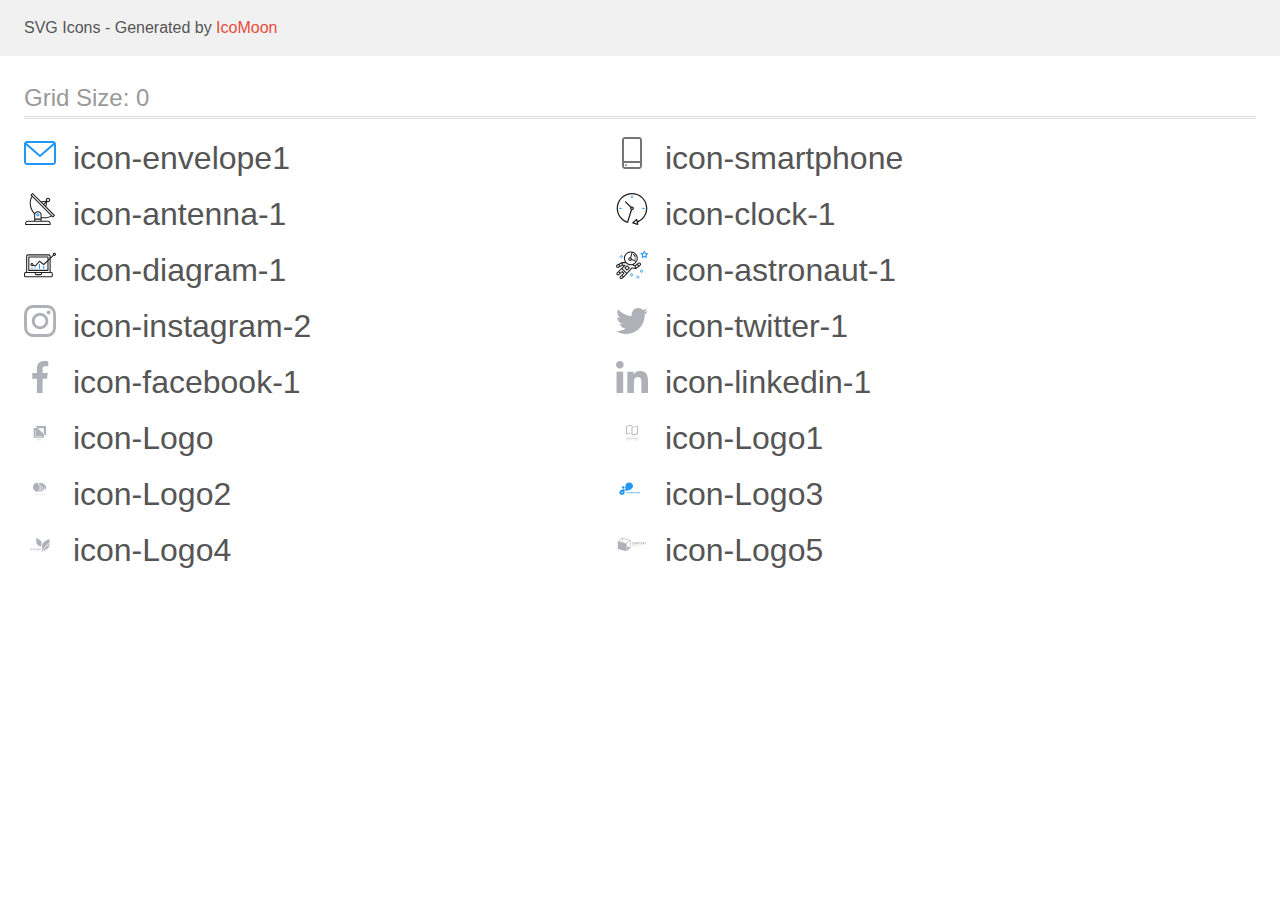
<file: images/icomoon(1)/demo.html>
<!doctype html>
<html>
<head>
    <title>IcoMoon - SVG Icons</title>
    <meta charset="utf-8">
    <meta name="viewport" content="width=device-width, initial-scale=1">
    <link rel="stylesheet" href="demo-files/demo.css">
    <link rel="stylesheet" href="style.css">
</head>
<body>
<svg aria-hidden="true" style="position: absolute; width: 0; height: 0; overflow: hidden;" version="1.1" xmlns="http://www.w3.org/2000/svg" xmlns:xlink="http://www.w3.org/1999/xlink">
<defs>
<symbol id="icon-envelope1" viewBox="0 0 32 32">
<path fill="#2196f3" style="fill: var(--color1, #2196f3)" d="M29 4h-26c-1.654 0-3 1.346-3 3v18c0 1.654 1.346 3 3 3h26c1.654 0 3-1.346 3-3v-18c0-1.654-1.346-3-3-3v0zM29 6c0.136 0 0.265 0.028 0.383 0.077l-13.383 11.599-13.383-11.599c0.118-0.049 0.247-0.077 0.383-0.077h26zM29 26h-26c-0.552 0-1-0.448-1-1v-16.81l13.345 11.565c0.188 0.163 0.422 0.244 0.655 0.244s0.467-0.081 0.655-0.244l13.345-11.565v16.81c0 0.552-0.448 1-1 1v0z"></path>
</symbol>
<symbol id="icon-smartphone" viewBox="0 0 32 32">
<path fill="#757575" style="fill: var(--color2, #757575)" d="M23 0h-14c-1.654 0-3 1.346-3 3v26c0 1.654 1.346 3 3 3h14c1.654 0 3-1.346 3-3v-26c0-1.654-1.346-3-3-3zM9 2h14c0.552 0 1 0.448 1 1v21h-16v-21c0-0.552 0.448-1 1-1zM23 30h-14c-0.552 0-1-0.448-1-1v-3h16v3c0 0.552-0.448 1-1 1z"></path>
<path fill="#757575" style="fill: var(--color2, #757575)" d="M10.707 27.478c0.391 0.365 0.391 0.956 0 1.321s-1.024 0.365-1.414 0c-0.391-0.365-0.391-0.956 0-1.321s1.024-0.365 1.414 0z"></path>
</symbol>
<symbol id="icon-antenna-1" viewBox="0 0 32 32">
<path fill="#212121" style="fill: var(--color3, #212121)" d="M30.773 22.098l-8.443-8.505 0.937-4.615c0.242 0.094 0.499 0.144 0.758 0.146h0.006c1.192 0.014 2.17-0.941 2.184-2.133s-0.941-2.17-2.133-2.184c-1.192-0.014-2.17 0.941-2.184 2.133-0.003 0.255 0.039 0.509 0.125 0.749l-4.96 0.605-8.091-8.133c-0.099-0.101-0.235-0.159-0.377-0.16-0.14 0.001-0.274 0.056-0.373 0.155l-1.513 1.504c-0.208 0.208-0.208 0.546 0 0.754l0.814 0.826c-3.153 5.798-2.129 12.978 2.519 17.663 0.043 0.041 0.092 0.074 0.146 0.098-0.034 0.18-0.051 0.364-0.052 0.547v6.187h-6.4c-1.472 0.002-2.665 1.195-2.667 2.667v1.067c0 0.295 0.239 0.533 0.533 0.533h24.533c0.295 0 0.533-0.239 0.533-0.533v-1.067c-0.002-1.472-1.195-2.665-2.667-2.667h-6.4v-2.742c1.003 0.21 2.024 0.317 3.049 0.32 2.458-0.003 4.877-0.615 7.040-1.783l0.818 0.823c0.099 0.101 0.235 0.159 0.377 0.16 0.14-0.001 0.274-0.056 0.373-0.155l1.513-1.504c0.208-0.208 0.208-0.546 0-0.754zM23.28 6.233c0.418-0.415 1.093-0.414 1.508 0.004s0.414 1.093-0.004 1.508c-0.2 0.199-0.47 0.31-0.752 0.31h-0.003c-0.589-0.003-1.064-0.483-1.061-1.072 0.002-0.282 0.115-0.552 0.314-0.751h-0.002zM22.024 9.738l-0.598 2.946-1.175-1.182 1.774-1.763zM21.419 8.836l-1.92 1.909-1.485-1.493 3.405-0.415zM24.004 28.8c0.884 0 1.6 0.716 1.6 1.6v0.533h-23.467v-0.533c0-0.884 0.716-1.6 1.6-1.6h20.267zM16.537 26.667v1.067h-5.333v-1.067h5.333zM11.204 25.6v-4.053c0-1.294 1.196-2.347 2.667-2.347s2.667 1.053 2.667 2.347v4.053h-5.333zM17.604 23.904v-2.357c0-1.882-1.675-3.413-3.733-3.413-1.331-0.020-2.576 0.657-3.281 1.786-4.058-4.274-4.971-10.645-2.279-15.887l18.602 18.708c-2.872 1.461-6.165 1.873-9.309 1.163zM28.893 23.22l-21.057-21.181 0.755-0.752 7.935 7.98c0.004 0 0.006 0.007 0.010 0.010l13.115 13.191-0.757 0.752z"></path>
<path fill="#2196f3" style="fill: var(--color1, #2196f3)" d="M13.876 20.267h-0.005c-0.884-0.001-1.601 0.714-1.602 1.598s0.714 1.601 1.598 1.602h0.005c0.884 0.001 1.601-0.714 1.602-1.598s-0.714-1.601-1.598-1.602zM14.249 22.245c-0.1 0.1-0.236 0.156-0.378 0.155-0.295-0.002-0.532-0.242-0.531-0.536 0.001-0.141 0.057-0.276 0.157-0.375s0.233-0.154 0.373-0.155c0.295 0.002 0.532 0.241 0.53 0.536-0.001 0.141-0.057 0.276-0.157 0.375h0.005z"></path>
</symbol>
<symbol id="icon-clock-1" viewBox="0 0 32 32">
<path fill="#212121" style="fill: var(--color3, #212121)" d="M31.297 15.301c-0.002-8.452-6.855-15.303-15.308-15.301s-15.303 6.855-15.301 15.308c0.001 6.658 4.307 12.551 10.649 14.576 0.061 0.019 0.124 0.029 0.187 0.029 0.121-0 0.239-0.032 0.342-0.094 0.135-0.080 0.236-0.207 0.283-0.356l3.865-12.25c1.057-0.005 1.909-0.866 1.903-1.923s-0.866-1.909-1.923-1.903c-0.284 0.001-0.565 0.067-0.82 0.191l-5.106-5.107c-0.253-0.245-0.657-0.238-0.902 0.016-0.239 0.247-0.239 0.639 0 0.886l5.103 5.109c-0.392 0.799-0.168 1.764 0.536 2.309l-3.683 11.673c-7.278-2.681-11.004-10.754-8.323-18.032s10.754-11.004 18.032-8.323 11.004 10.754 8.323 18.032c-1.31 3.556-4.001 6.431-7.462 7.973l-0.398-1.874c-0.073-0.344-0.411-0.565-0.756-0.492-0.109 0.023-0.209 0.074-0.292 0.148l-3.837 3.426c-0.263 0.234-0.287 0.637-0.052 0.9 0.076 0.085 0.174 0.149 0.283 0.184l4.899 1.563c0.335 0.108 0.694-0.077 0.802-0.412 0.034-0.106 0.040-0.219 0.017-0.328l-0.391-1.839c5.664-2.388 9.342-7.942 9.329-14.089v0zM15.992 14.664c0.352 0 0.638 0.286 0.638 0.638s-0.286 0.638-0.638 0.638c-0.352 0-0.638-0.285-0.638-0.638s0.285-0.638 0.638-0.638zM18.093 29.528l2.184-1.948 0.603 2.84-2.787-0.892z"></path>
<path fill="#2196f3" style="fill: var(--color1, #2196f3)" d="M15.354 3.185v1.275c0 0.352 0.285 0.638 0.638 0.638s0.638-0.285 0.638-0.638v-1.275c0-0.352-0.286-0.638-0.638-0.638s-0.638 0.286-0.638 0.638z"></path>
<path fill="#2196f3" style="fill: var(--color1, #2196f3)" d="M3.876 14.664c-0.352 0-0.638 0.286-0.638 0.638s0.285 0.638 0.638 0.638h1.275c0.352 0 0.638-0.285 0.638-0.638s-0.285-0.638-0.638-0.638h-1.275z"></path>
<path fill="#2196f3" style="fill: var(--color1, #2196f3)" d="M28.108 15.939c0.352 0 0.638-0.285 0.638-0.638s-0.285-0.638-0.638-0.638h-1.275c-0.352 0-0.638 0.286-0.638 0.638s0.286 0.638 0.638 0.638h1.275z"></path>
</symbol>
<symbol id="icon-diagram-1" viewBox="0 0 32 32">
<path fill="#2196f3" style="fill: var(--color1, #2196f3)" d="M14.926 14.965h1.066v4.798h-1.066v-4.797z"></path>
<path fill="#2196f3" style="fill: var(--color1, #2196f3)" d="M19.19 17.097h1.066v2.665h-1.066v-2.665z"></path>
<path fill="#2196f3" style="fill: var(--color1, #2196f3)" d="M10.661 18.696h1.066v1.066h-1.066v-1.066z"></path>
<path fill="#2196f3" style="fill: var(--color1, #2196f3)" d="M7.463 18.163h1.066v1.599h-1.066v-1.599z"></path>
<path fill="#212121" style="fill: var(--color3, #212121)" d="M1.599 28.291h25.587c0.883 0 1.599-0.716 1.599-1.599v-2.132c0-0.883-0.716-1.599-1.599-1.599h-0.533v-13.293l3.028-2.868c0.703 0.346 1.553 0.136 2.013-0.499s0.396-1.508-0.152-2.068-1.42-0.644-2.065-0.198c-0.644 0.446-0.873 1.292-0.542 2.002l-2.281 2.163v-1.23c0-0.883-0.716-1.599-1.599-1.599h-21.322c-0.883 0-1.599 0.716-1.599 1.599v15.992h-0.533c-0.883 0-1.599 0.716-1.599 1.599v2.132c0 0.883 0.716 1.599 1.599 1.599zM30.384 4.837c0.294 0 0.533 0.239 0.533 0.533s-0.239 0.533-0.533 0.533c-0.294 0-0.533-0.239-0.533-0.533s0.239-0.533 0.533-0.533zM3.198 6.969c0-0.294 0.239-0.533 0.533-0.533h21.322c0.294 0 0.533 0.239 0.533 0.533v2.239l-1.066 1.013v-2.186c0-0.294-0.239-0.533-0.533-0.533h-19.19c-0.294 0-0.533 0.239-0.533 0.533v13.326c0 0.294 0.239 0.533 0.533 0.533h19.19c0.294 0 0.533-0.239 0.533-0.533v-9.674l1.066-1.010v12.284h-22.388v-15.992zM7.996 13.899c-0.721-0.002-1.354 0.478-1.546 1.174s0.105 1.433 0.725 1.801c0.62 0.368 1.41 0.276 1.928-0.226l1.853 0.93c0.215 0.108 0.476 0.057 0.636-0.123l3.939-4.431 3.872 2.901c0.208 0.156 0.498 0.139 0.686-0.039l3.365-3.188v8.131h-18.124v-12.26h18.124v2.66l-3.771 3.572-3.904-2.927c-0.222-0.166-0.534-0.135-0.718 0.072l-3.993 4.493-1.493-0.746c0.011-0.064 0.018-0.129 0.020-0.193 0-0.883-0.716-1.599-1.599-1.599zM8.529 15.498c0 0.294-0.239 0.533-0.533 0.533s-0.533-0.239-0.533-0.533c0-0.294 0.239-0.533 0.533-0.533s0.533 0.239 0.533 0.533zM11.727 24.026h5.331v0.533c0 0.294-0.239 0.533-0.533 0.533h-4.264c-0.294 0-0.533-0.239-0.533-0.533v-0.533zM1.066 24.56c0-0.294 0.239-0.533 0.533-0.533h9.062v0.533c0 0.883 0.716 1.599 1.599 1.599h4.264c0.883 0 1.599-0.716 1.599-1.599v-0.533h9.062c0.294 0 0.533 0.239 0.533 0.533v2.132c0 0.294-0.239 0.533-0.533 0.533h-25.587c-0.294 0-0.533-0.239-0.533-0.533v-2.132z"></path>
</symbol>
<symbol id="icon-astronaut-1" viewBox="0 0 32 32">
<path fill="#2196f3" style="fill: var(--color1, #2196f3)" d="M31.974 4.524c-0.063-0.193-0.229-0.333-0.43-0.363l-1.91-0.278-0.855-1.731c-0.179-0.365-0.777-0.365-0.956 0l-0.855 1.731-1.91 0.278c-0.201 0.029-0.367 0.17-0.431 0.363-0.062 0.193-0.011 0.405 0.135 0.547l1.383 1.348-0.326 1.903c-0.034 0.2 0.048 0.402 0.212 0.522 0.166 0.121 0.382 0.135 0.562 0.040l1.709-0.899 1.709 0.899c0.078 0.041 0.164 0.061 0.249 0.061 0.11 0 0.221-0.034 0.314-0.102 0.164-0.119 0.246-0.322 0.212-0.522l-0.326-1.903 1.383-1.348c0.145-0.142 0.197-0.354 0.135-0.547zM29.511 5.851c-0.125 0.122-0.183 0.299-0.153 0.472l0.191 1.114-1-0.526c-0.078-0.041-0.163-0.061-0.249-0.061s-0.17 0.020-0.249 0.061l-1.001 0.526 0.191-1.114c0.030-0.173-0.028-0.349-0.153-0.472l-0.81-0.789 1.119-0.163c0.174-0.025 0.324-0.134 0.402-0.292l0.5-1.013 0.5 1.013c0.078 0.157 0.228 0.267 0.402 0.292l1.119 0.163-0.809 0.789z"></path>
<path fill="#2196f3" style="fill: var(--color1, #2196f3)" d="M26.134 20.522h-1.067v1.067h1.067v-1.067z"></path>
<path fill="#2196f3" style="fill: var(--color1, #2196f3)" d="M26.134 22.656h-1.067v1.067h1.067v-1.067z"></path>
<path fill="#2196f3" style="fill: var(--color1, #2196f3)" d="M27.2 21.589h-1.067v1.067h1.067v-1.067z"></path>
<path fill="#2196f3" style="fill: var(--color1, #2196f3)" d="M25.067 21.589h-1.067v1.067h1.067v-1.067z"></path>
<path fill="#2196f3" style="fill: var(--color1, #2196f3)" d="M22.4 26.389h-1.067v1.067h1.067v-1.067z"></path>
<path fill="#2196f3" style="fill: var(--color1, #2196f3)" d="M22.4 28.522h-1.067v1.067h1.067v-1.067z"></path>
<path fill="#2196f3" style="fill: var(--color1, #2196f3)" d="M23.467 27.456h-1.067v1.067h1.067v-1.067z"></path>
<path fill="#2196f3" style="fill: var(--color1, #2196f3)" d="M21.333 27.456h-1.067v1.067h1.067v-1.067z"></path>
<path fill="#2196f3" style="fill: var(--color1, #2196f3)" d="M16 24.256h-1.067v1.067h1.067v-1.067z"></path>
<path fill="#2196f3" style="fill: var(--color1, #2196f3)" d="M16 26.389h-1.067v1.067h1.067v-1.067z"></path>
<path fill="#2196f3" style="fill: var(--color1, #2196f3)" d="M17.067 25.322h-1.067v1.067h1.067v-1.067z"></path>
<path fill="#2196f3" style="fill: var(--color1, #2196f3)" d="M14.933 25.322h-1.067v1.067h1.067v-1.067z"></path>
<path fill="#2196f3" style="fill: var(--color1, #2196f3)" d="M5.867 6.122h-1.067v1.067h1.067v-1.067z"></path>
<path fill="#2196f3" style="fill: var(--color1, #2196f3)" d="M5.867 8.255h-1.067v1.067h1.067v-1.067z"></path>
<path fill="#2196f3" style="fill: var(--color1, #2196f3)" d="M6.933 7.189h-1.067v1.067h1.067v-1.067z"></path>
<path fill="#2196f3" style="fill: var(--color1, #2196f3)" d="M4.8 7.189h-1.067v1.067h1.067v-1.067z"></path>
<path fill="#212121" style="fill: var(--color3, #212121)" d="M24.715 14.159c-0.287-0.388-0.709-0.637-1.188-0.705-0.481-0.068-0.956 0.058-1.34 0.352l-1.252 0.96-1.898 1.417-1.358-0.541c2.421-1.086 4.114-3.508 4.114-6.32 0-3.823-3.123-6.933-6.961-6.933s-6.961 3.11-6.961 6.933c0 1.386 0.414 2.674 1.12 3.758l-2.764-0.024c-0.002 0-0.003 0-0.005 0-0.009 0-0.015 0.004-0.023 0.005-0.053 0.002-0.105 0.013-0.155 0.031-0.013 0.005-0.026 0.008-0.038 0.013-0.006 0.003-0.013 0.003-0.019 0.006l-3.233 1.596c-0.001 0-0.001 0-0.001 0.001l-1.893 0.911c-0.021 0.009-0.042 0.021-0.063 0.035-0.755 0.502-1.012 1.489-0.598 2.295 0.22 0.429 0.595 0.745 1.056 0.889 0.178 0.055 0.359 0.083 0.539 0.083 0.29 0 0.577-0.071 0.839-0.211l1.388-0.738 2.264-1.169 1.357-0.008-5.442 5.416c-0.001 0.001-0.001 0.001-0.002 0.001l-1.339 1.333c-0.316 0.315-0.49 0.732-0.49 1.178s0.174 0.863 0.49 1.179c0.325 0.323 0.752 0.485 1.179 0.485s0.854-0.162 1.18-0.485l1.314-1.309 1.741-1.3 0.901 0.897-1.762 1.754c-0 0.001-0.001 0.001-0.002 0.001l-1.339 1.333c-0.316 0.315-0.49 0.732-0.49 1.178s0.174 0.863 0.49 1.179c0.325 0.323 0.753 0.485 1.18 0.485s0.855-0.162 1.18-0.485l3.482-3.467c0.001-0.001 0.001-0.001 0.001-0.002l1.010-1-0.004-0.004c0.006-0.006 0.015-0.009 0.022-0.015l5.166-5.658 3.471 0.494c0.025 0.004 0.050 0.005 0.075 0.005 0.065 0 0.127-0.015 0.187-0.038 0.018-0.006 0.033-0.015 0.050-0.023 0.019-0.010 0.039-0.015 0.058-0.027l3.213-2.133c0.012-0.008 0.018-0.021 0.029-0.029 0.013-0.010 0.029-0.014 0.041-0.026l1.271-1.191c0.662-0.62 0.753-1.635 0.212-2.362zM2.13 17.77c-0.173 0.093-0.37 0.111-0.558 0.052-0.187-0.058-0.338-0.186-0.427-0.358-0.161-0.314-0.068-0.695 0.214-0.902l1.314-0.632 0.449 1.313-0.992 0.527zM5.628 15.942l-1.548 0.8-0.439-1.283 2.027-1.001-0.040 1.484zM20.727 9.322c0 0.918-0.219 1.785-0.599 2.559l-4.181-1.899c-0.044-0.573-0.341-1.075-0.788-1.388l1.464-4.86c2.378 0.756 4.105 2.974 4.105 5.588zM8.938 9.322c0-3.235 2.644-5.867 5.894-5.867 0.253 0 0.5 0.021 0.745 0.052l-1.432 4.754c-0.019-0.001-0.037-0.006-0.057-0.006-1.033 0-1.873 0.837-1.873 1.867s0.84 1.867 1.873 1.867c0.694 0 1.294-0.383 1.618-0.945l3.862 1.755c-1.075 1.446-2.795 2.39-4.737 2.39-3.25 0-5.894-2.632-5.894-5.867zM14.894 10.122c0 0.441-0.362 0.8-0.806 0.8s-0.806-0.359-0.806-0.8c0-0.441 0.362-0.8 0.806-0.8s0.806 0.359 0.806 0.8zM2.465 25.146c-0.236 0.234-0.619 0.234-0.854 0.001-0.114-0.114-0.176-0.263-0.176-0.423s0.062-0.309 0.176-0.421l0.962-0.959 0.851 0.848-0.959 0.955zM5.679 28.88c-0.236 0.234-0.619 0.235-0.855 0.001-0.114-0.114-0.176-0.263-0.176-0.423s0.062-0.309 0.176-0.421l0.963-0.959 0.852 0.848-0.96 0.955zM9.16 25.411c-0.001 0-0.001 0-0.002 0.001l-1.765 1.76-0.852-0.848 1.763-1.755c0 0 0 0 0-0s0.001-0.001 0.002-0.001c0.040-0.040 0.065-0.088 0.090-0.135 0.007-0.014 0.020-0.026 0.026-0.040 0.017-0.041 0.019-0.085 0.026-0.129 0.003-0.025 0.014-0.047 0.014-0.073 0-0.036-0.013-0.070-0.020-0.106-0.006-0.032-0.006-0.065-0.019-0.095-0.020-0.050-0.055-0.094-0.091-0.138-0.010-0.012-0.014-0.027-0.025-0.038 0 0 0 0-0.001 0s-0.001-0.002-0.001-0.002l-1.607-1.6c-0.017-0.017-0.039-0.024-0.058-0.038-0.028-0.022-0.055-0.042-0.087-0.058-0.030-0.015-0.061-0.024-0.093-0.033-0.034-0.010-0.067-0.017-0.103-0.020-0.033-0.002-0.063 0.001-0.095 0.005-0.036 0.004-0.069 0.009-0.104 0.020-0.034 0.011-0.063 0.027-0.094 0.045-0.020 0.011-0.042 0.015-0.061 0.029l-1.773 1.324-0.901-0.897 2.399-2.386 4.361 4.289-0.928 0.919zM15.979 18.394c-0.015-0.002-0.030 0.004-0.045 0.003-0.039-0.002-0.076 0.001-0.115 0.007-0.030 0.005-0.059 0.011-0.088 0.021-0.034 0.012-0.065 0.028-0.097 0.047-0.030 0.018-0.057 0.037-0.083 0.061-0.013 0.011-0.028 0.017-0.040 0.029l-4.698 5.146-4.328-4.257 2.833-2.818c0.209-0.208 0.21-0.546 0.002-0.755-0.105-0.105-0.243-0.157-0.381-0.156v-0.001l-2.219 0.013 0.028-1.607 3.104 0.027c1.265 1.294 3.029 2.101 4.981 2.101 0.437 0 0.864-0.045 1.279-0.123 0.040 0.032 0.079 0.065 0.13 0.085l2.41 0.96 0.152 0.758 0.178 0.885-3.003-0.427zM20.020 18.572l-0.313-1.558 1.446-1.080 0.947 1.257-2.080 1.381zM23.774 15.741l-0.838 0.785-0.931-1.236 0.831-0.637c0.155-0.119 0.351-0.168 0.543-0.143 0.193 0.027 0.364 0.128 0.48 0.284 0.217 0.292 0.18 0.699-0.085 0.947z"></path>
<path fill="#212121" style="fill: var(--color3, #212121)" d="M13.602 18.544l-2.143-2.133c-0.207-0.207-0.545-0.207-0.753 0l-2.142 2.133c-0.1 0.101-0.157 0.236-0.157 0.378s0.056 0.278 0.157 0.378l2.142 2.133c0.104 0.103 0.241 0.155 0.377 0.155s0.273-0.052 0.376-0.155l2.143-2.133c0.1-0.1 0.157-0.236 0.157-0.378s-0.057-0.278-0.157-0.378zM11.083 20.303l-1.387-1.381 1.387-1.381 1.387 1.381-1.387 1.381z"></path>
<path fill="#212121" style="fill: var(--color3, #212121)" d="M17.164 5.071l-0.258 1.036c0.071 0.018 1.738 0.452 1.738 2.149h1.067c-0-2.017-1.666-2.965-2.547-3.185z"></path>
<path fill="#212121" style="fill: var(--color3, #212121)" d="M19.711 9.322h-1.067v1.067h1.067v-1.067z"></path>
</symbol>
<symbol id="icon-instagram-2" viewBox="0 0 32 32">
<path fill="#afb1b8" style="fill: var(--color4, #afb1b8)" d="M31.969 9.408c-0.075-1.7-0.35-2.869-0.744-3.882-0.406-1.075-1.032-2.038-1.851-2.838-0.8-0.813-1.769-1.444-2.832-1.844-1.019-0.394-2.182-0.669-3.882-0.744-1.713-0.081-2.257-0.1-6.601-0.1s-4.888 0.019-6.595 0.094c-1.7 0.075-2.869 0.35-3.882 0.744-1.075 0.406-2.038 1.031-2.838 1.85-0.813 0.8-1.444 1.769-1.844 2.832-0.394 1.019-0.669 2.182-0.744 3.882-0.081 1.713-0.1 2.257-0.1 6.601s0.019 4.888 0.094 6.595c0.075 1.7 0.35 2.869 0.744 3.882 0.406 1.075 1.038 2.038 1.85 2.838 0.8 0.813 1.769 1.444 2.832 1.844 1.019 0.394 2.182 0.669 3.882 0.744 1.706 0.075 2.25 0.094 6.595 0.094s4.888-0.019 6.595-0.094c1.7-0.075 2.869-0.35 3.882-0.744 2.151-0.832 3.851-2.532 4.682-4.682 0.394-1.019 0.669-2.182 0.744-3.882 0.075-1.707 0.094-2.251 0.094-6.595s-0.006-4.888-0.081-6.595zM29.087 22.473c-0.069 1.563-0.331 2.407-0.55 2.969-0.538 1.394-1.644 2.5-3.038 3.038-0.563 0.219-1.413 0.481-2.969 0.55-1.688 0.075-2.194 0.094-6.464 0.094s-4.782-0.019-6.464-0.094c-1.563-0.069-2.407-0.331-2.969-0.55-0.694-0.256-1.325-0.663-1.838-1.194-0.531-0.519-0.938-1.144-1.194-1.838-0.219-0.563-0.481-1.413-0.55-2.969-0.075-1.688-0.094-2.194-0.094-6.464s0.019-4.782 0.094-6.464c0.069-1.563 0.331-2.407 0.55-2.969 0.256-0.694 0.663-1.325 1.2-1.838 0.519-0.531 1.144-0.938 1.838-1.194 0.563-0.219 1.413-0.481 2.969-0.55 1.688-0.075 2.194-0.094 6.464-0.094 4.276 0 4.782 0.019 6.464 0.094 1.563 0.069 2.407 0.331 2.969 0.55 0.694 0.256 1.325 0.662 1.838 1.194 0.531 0.519 0.938 1.144 1.194 1.838 0.219 0.563 0.481 1.413 0.55 2.969 0.075 1.688 0.094 2.194 0.094 6.464s-0.019 4.77-0.094 6.458z"></path>
<path fill="#afb1b8" style="fill: var(--color4, #afb1b8)" d="M16.059 7.783c-4.538 0-8.22 3.682-8.22 8.22s3.682 8.22 8.22 8.22c4.538 0 8.22-3.682 8.22-8.22s-3.682-8.22-8.22-8.22zM16.059 21.335c-2.944 0-5.332-2.388-5.332-5.332s2.388-5.332 5.332-5.332c2.944 0 5.332 2.388 5.332 5.332s-2.388 5.332-5.332 5.332z"></path>
<path fill="#afb1b8" style="fill: var(--color4, #afb1b8)" d="M26.524 7.458c0 1.060-0.859 1.919-1.919 1.919s-1.919-0.859-1.919-1.919c0-1.060 0.859-1.919 1.919-1.919s1.919 0.859 1.919 1.919z"></path>
</symbol>
<symbol id="icon-twitter-1" viewBox="0 0 32 32">
<path fill="#afb1b8" style="fill: var(--color4, #afb1b8)" d="M32 6.078c-1.19 0.522-2.458 0.868-3.78 1.036 1.36-0.812 2.398-2.088 2.886-3.626-1.268 0.756-2.668 1.29-4.16 1.588-1.204-1.282-2.92-2.076-4.792-2.076-3.632 0-6.556 2.948-6.556 6.562 0 0.52 0.044 1.020 0.152 1.496-5.454-0.266-10.28-2.88-13.522-6.862-0.566 0.982-0.898 2.106-0.898 3.316 0 2.272 1.17 4.286 2.914 5.452-1.054-0.020-2.088-0.326-2.964-0.808 0 0.020 0 0.046 0 0.072 0 3.188 2.274 5.836 5.256 6.446-0.534 0.146-1.116 0.216-1.72 0.216-0.42 0-0.844-0.024-1.242-0.112 0.85 2.598 3.262 4.508 6.13 4.57-2.232 1.746-5.066 2.798-8.134 2.798-0.538 0-1.054-0.024-1.57-0.090 2.906 1.874 6.35 2.944 10.064 2.944 12.072 0 18.672-10 18.672-18.668 0-0.29-0.010-0.57-0.024-0.848 1.302-0.924 2.396-2.078 3.288-3.406z"></path>
</symbol>
<symbol id="icon-facebook-1" viewBox="0 0 32 32">
<path fill="#afb1b8" style="fill: var(--color4, #afb1b8)" d="M21.329 5.313h2.921v-5.088c-0.504-0.069-2.237-0.225-4.256-0.225-4.212 0-7.097 2.649-7.097 7.519v4.481h-4.648v5.688h4.648v14.312h5.699v-14.311h4.46l0.708-5.688h-5.169v-3.919c0.001-1.644 0.444-2.769 2.735-2.769v0z"></path>
</symbol>
<symbol id="icon-linkedin-1" viewBox="0 0 32 32">
<path fill="#afb1b8" style="fill: var(--color4, #afb1b8)" d="M31.992 32v-0.001h0.008v-11.736c0-5.741-1.236-10.164-7.948-10.164-3.227 0-5.392 1.771-6.276 3.449h-0.093v-2.913h-6.364v21.364h6.627v-10.579c0-2.785 0.528-5.479 3.977-5.479 3.399 0 3.449 3.179 3.449 5.657v10.401h6.62z"></path>
<path fill="#afb1b8" style="fill: var(--color4, #afb1b8)" d="M0.528 10.636h6.635v21.364h-6.635v-21.364z"></path>
<path fill="#afb1b8" style="fill: var(--color4, #afb1b8)" d="M3.843 0c-2.121 0-3.843 1.721-3.843 3.843s1.721 3.879 3.843 3.879c2.121 0 3.843-1.757 3.843-3.879-0.001-2.121-1.723-3.843-3.843-3.843v0z"></path>
</symbol>
<symbol id="icon-Logo" viewBox="0 0 32 32">
<path fill="#afb1b8" style="fill: var(--color4, #afb1b8)" d="M11.472 9.121l2.116 2.003-3.927-0.002v9.717h10.264v-3.715l2.113 2v-10.003h-10.566zM19.832 16.888l-5.998-5.679h5.998v5.679zM17.969 19.417h-6.685v-6.535h0.473v6.093h6.212v0.443zM12.863 22.132h0.206l-0.36 0.678v0.395h-0.187v-0.395l-0.36-0.678h0.207l0.247 0.509 0.247-0.509zM13.173 23.205l0.087-0.25h0.416l0.088 0.25h0.195l-0.406-1.073h-0.167l-0.405 1.073h0.194zM13.468 22.36l0.155 0.445h-0.311l0.156-0.445zM14.451 22.779c-0.027 0.041-0.041 0.087-0.041 0.136 0 0.090 0.032 0.164 0.095 0.22s0.149 0.084 0.255 0.084 0.198-0.029 0.274-0.086l0.060 0.072h0.208l-0.158-0.186c0.062-0.085 0.093-0.193 0.093-0.325h-0.155c0 0.072-0.015 0.138-0.045 0.197l-0.207-0.245 0.073-0.053c0.052-0.037 0.089-0.075 0.111-0.112s0.034-0.079 0.034-0.124c0-0.068-0.025-0.125-0.075-0.17s-0.114-0.069-0.192-0.069c-0.086 0-0.155 0.025-0.206 0.074s-0.077 0.115-0.077 0.199c0 0.034 0.008 0.070 0.024 0.107s0.046 0.082 0.088 0.134c-0.080 0.057-0.133 0.106-0.16 0.148zM14.936 23.016c-0.053 0.040-0.109 0.060-0.169 0.060-0.054 0-0.096-0.015-0.128-0.046s-0.048-0.071-0.048-0.121c0-0.057 0.030-0.109 0.088-0.153l0.023-0.016 0.234 0.276zM14.743 22.541l0.082-0.056 0.023-0.018c0.030-0.027 0.046-0.062 0.046-0.104 0-0.028-0.011-0.052-0.032-0.072s-0.048-0.030-0.080-0.030c-0.035 0-0.063 0.012-0.083 0.035s-0.031 0.053-0.031 0.089c0 0.041 0.025 0.093 0.076 0.155zM16.49 23.124c-0.074 0.064-0.172 0.096-0.294 0.096-0.085 0-0.161-0.020-0.226-0.060s-0.115-0.099-0.15-0.173-0.054-0.161-0.055-0.26v-0.1c0-0.101 0.018-0.19 0.054-0.268s0.087-0.137 0.154-0.178c0.067-0.042 0.145-0.063 0.233-0.063 0.118 0 0.214 0.032 0.286 0.097s0.114 0.155 0.126 0.273h-0.186c-0.009-0.077-0.031-0.133-0.068-0.167s-0.089-0.052-0.158-0.052c-0.081 0-0.143 0.030-0.187 0.089s-0.065 0.146-0.066 0.26v0.095c0 0.116 0.021 0.204 0.062 0.265s0.103 0.091 0.183 0.091c0.073 0 0.128-0.016 0.165-0.049s0.060-0.088 0.070-0.164h0.186c-0.011 0.114-0.053 0.204-0.127 0.268zM17.586 22.974c0.036-0.080 0.055-0.172 0.055-0.277v-0.060c-0-0.105-0.019-0.196-0.056-0.275s-0.089-0.14-0.157-0.181c-0.067-0.042-0.145-0.063-0.232-0.063s-0.165 0.021-0.233 0.064c-0.067 0.042-0.12 0.103-0.157 0.184s-0.055 0.172-0.055 0.277v0.060c0 0.103 0.019 0.193 0.056 0.272s0.090 0.139 0.158 0.182c0.068 0.042 0.146 0.063 0.233 0.063s0.166-0.021 0.233-0.063c0.068-0.043 0.12-0.104 0.156-0.183zM17.386 22.367c0.045 0.063 0.068 0.154 0.068 0.273v0.056c0 0.121-0.022 0.213-0.067 0.276s-0.108 0.094-0.19 0.094c-0.082 0-0.145-0.032-0.192-0.097s-0.069-0.155-0.069-0.273v-0.062c0.001-0.115 0.024-0.205 0.069-0.268s0.109-0.095 0.189-0.095c0.083 0 0.146 0.032 0.191 0.095z"></path>
</symbol>
<symbol id="icon-Logo1" viewBox="0 0 32 32">
<path fill="#afb1b8" style="fill: var(--color4, #afb1b8)" d="M15.129 8.799c0.070 0 0.144 0.006 0.219 0.013 0.007 0.001 0.015 0.001 0.022 0.002 0.36 0.025 0.718 0.079 1.069 0.161v-0.864c-0.362-0.091-0.731-0.15-1.104-0.176-0.141-0.011-0.292-0.018-0.446-0.021h-0.129c-0.747 0.003-1.491 0.099-2.215 0.286-0.824 0.206-1.615 0.527-2.35 0.956v8.573c0.707-0.384 1.46-0.678 2.24-0.873 0.616-0.157 1.246-0.254 1.88-0.289h0.025c0.106-0.005 0.212-0.008 0.322-0.009v-0.878c-0.825 0.011-1.645 0.12-2.444 0.325-0.296 0.077-0.581 0.16-0.849 0.252l-0.305 0.104v-6.684l0.131-0.063c0.997-0.473 2.074-0.748 3.175-0.81 0.009-0.001 0.018-0.001 0.027 0 0.121-0.006 0.244-0.009 0.364-0.009h0.137c0.063 0.002 0.127 0.003 0.19 0.007h0.041zM16.65 9.683c0.192 0.015 0.39 0.021 0.591 0.021 0.785-0.003 1.567-0.103 2.328-0.299 0.78-0.196 1.532-0.49 2.239-0.874v8.42c-0.735 0.428-1.526 0.75-2.351 0.956-0.724 0.186-1.468 0.282-2.215 0.285-0.566 0.005-1.13-0.062-1.68-0.198v-8.474c0.13 0.030 0.263 0.058 0.399 0.081 0.223 0.038 0.458 0.065 0.687 0.082zM20.935 9.748l-0.305 0.103c-0.281 0.094-0.564 0.179-0.849 0.254-0.829 0.213-1.682 0.322-2.538 0.325-0.199 0-0.383-0.005-0.56-0.017l-0.244-0.016v6.876l0.209 0.018c0.194 0.017 0.394 0.025 0.596 0.025 0.674-0.003 1.346-0.090 1.999-0.259 0.538-0.135 1.061-0.323 1.562-0.561l0.131-0.063v-6.686z"></path>
<path fill="#afb1b8" style="fill: var(--color4, #afb1b8)" d="M10.789 20.657c-0.044-0.046-0.097-0.081-0.155-0.105s-0.121-0.035-0.184-0.032c-0.067-0.001-0.134 0.012-0.196 0.037-0.057 0.023-0.109 0.057-0.153 0.101s-0.077 0.096-0.098 0.154c-0.024 0.060-0.036 0.125-0.035 0.19v1.145c-0.003 0.081 0.013 0.161 0.045 0.235 0.027 0.059 0.066 0.111 0.115 0.154 0.046 0.039 0.1 0.066 0.157 0.081 0.056 0.016 0.113 0.024 0.171 0.024 0.064 0.001 0.127-0.013 0.185-0.040 0.057-0.025 0.109-0.061 0.153-0.106 0.043-0.044 0.076-0.097 0.1-0.154s0.037-0.12 0.037-0.183v-0.128h-0.299v0.102c0.001 0.035-0.005 0.070-0.018 0.102-0.010 0.024-0.025 0.046-0.044 0.064-0.019 0.015-0.040 0.026-0.063 0.033-0.020 0.007-0.041 0.010-0.063 0.011-0.027 0.003-0.054-0.001-0.079-0.012s-0.046-0.028-0.062-0.050c-0.028-0.046-0.042-0.099-0.040-0.154v-1.068c-0.002-0.059 0.011-0.118 0.037-0.171 0.016-0.024 0.038-0.043 0.063-0.056s0.055-0.017 0.083-0.013c0.026-0.001 0.051 0.004 0.075 0.016s0.043 0.028 0.059 0.049c0.034 0.044 0.051 0.098 0.050 0.154v0.099h0.296v-0.117c0.001-0.069-0.012-0.137-0.037-0.2-0.022-0.060-0.056-0.115-0.1-0.161v0z"></path>
<path fill="#afb1b8" style="fill: var(--color4, #afb1b8)" d="M12.567 20.644c-0.095-0.081-0.216-0.125-0.341-0.126-0.061 0-0.121 0.011-0.179 0.032s-0.112 0.053-0.158 0.094c-0.050 0.045-0.089 0.099-0.116 0.16-0.030 0.070-0.045 0.146-0.044 0.222v1.099c-0.002 0.077 0.013 0.154 0.044 0.225 0.027 0.059 0.067 0.111 0.116 0.154 0.046 0.042 0.1 0.075 0.158 0.097 0.057 0.021 0.118 0.032 0.179 0.032s0.121-0.011 0.179-0.032c0.060-0.022 0.114-0.054 0.162-0.097s0.086-0.095 0.113-0.154c0.031-0.071 0.046-0.148 0.044-0.225v-1.099c0.001-0.076-0.013-0.152-0.044-0.222-0.027-0.061-0.065-0.115-0.113-0.16v0zM12.427 22.125c0.002 0.029-0.002 0.059-0.012 0.086s-0.027 0.052-0.048 0.073c-0.040 0.033-0.089 0.051-0.141 0.051s-0.101-0.018-0.141-0.051c-0.021-0.020-0.037-0.045-0.048-0.073s-0.014-0.057-0.012-0.086v-1.099c-0.003-0.029 0.002-0.059 0.012-0.086s0.027-0.052 0.048-0.073c0.040-0.033 0.089-0.051 0.141-0.051s0.101 0.018 0.141 0.051c0.021 0.020 0.037 0.045 0.048 0.073s0.014 0.057 0.012 0.086v1.099z"></path>
<path fill="#afb1b8" style="fill: var(--color4, #afb1b8)" d="M14.903 22.615v-2.080h-0.288l-0.378 1.101h-0.005l-0.381-1.101h-0.285v2.080h0.297v-1.265h0.005l0.291 0.894h0.148l0.293-0.894h0.005v1.265h0.297z"></path>
<path fill="#afb1b8" style="fill: var(--color4, #afb1b8)" d="M16.591 20.681c-0.046-0.051-0.104-0.090-0.168-0.114-0.070-0.023-0.142-0.034-0.215-0.032h-0.441v2.080h0.296v-0.812h0.153c0.092 0.004 0.184-0.015 0.267-0.057 0.067-0.037 0.124-0.092 0.163-0.159 0.034-0.055 0.057-0.117 0.068-0.181 0.012-0.078 0.017-0.157 0.016-0.236 0.003-0.1-0.007-0.2-0.029-0.297-0.020-0.072-0.057-0.138-0.109-0.191v0zM16.438 21.315c-0.001 0.038-0.011 0.075-0.027 0.108-0.017 0.032-0.044 0.058-0.076 0.073-0.044 0.020-0.092 0.029-0.14 0.026h-0.135v-0.707h0.153c0.046-0.002 0.092 0.007 0.134 0.026 0.031 0.018 0.055 0.044 0.070 0.077 0.016 0.037 0.025 0.076 0.026 0.116 0 0.044 0 0.090 0 0.138s0.003 0.098 0 0.143h-0.003z"></path>
<path fill="#afb1b8" style="fill: var(--color4, #afb1b8)" d="M17.995 20.535h-0.243l-0.458 2.080h0.296l0.087-0.447h0.404l0.087 0.447h0.296l-0.47-2.080zM17.721 21.885l0.146-0.754h0.005l0.145 0.754h-0.296z"></path>
<path fill="#afb1b8" style="fill: var(--color4, #afb1b8)" d="M19.909 21.788h-0.005l-0.448-1.253h-0.285v2.080h0.296v-1.251h0.006l0.453 1.251h0.279v-2.080h-0.296v1.253z"></path>
<path fill="#afb1b8" style="fill: var(--color4, #afb1b8)" d="M21.72 20.535l-0.238 0.827h-0.006l-0.238-0.827h-0.314l0.407 1.201v0.879h0.296v-0.879l0.407-1.201h-0.314z"></path>
<path fill="#afb1b8" style="fill: var(--color4, #afb1b8)" d="M9.962 23.202h0.143v0.401h0.097v-0.401h0.142v-0.082h-0.382v0.082z"></path>
<path fill="#afb1b8" style="fill: var(--color4, #afb1b8)" d="M11.163 23.12l-0.187 0.483h0.103l0.040-0.11h0.192l0.041 0.11h0.105l-0.192-0.483h-0.103zM11.148 23.412l0.066-0.179 0.066 0.179h-0.131z"></path>
<path fill="#afb1b8" style="fill: var(--color4, #afb1b8)" d="M12.35 23.425h0.112v0.062c-0.033 0.026-0.073 0.040-0.115 0.041-0.019 0.001-0.039-0.003-0.057-0.011s-0.033-0.020-0.046-0.036c-0.026-0.037-0.038-0.081-0.036-0.126 0-0.107 0.047-0.161 0.139-0.161 0.024-0.002 0.049 0.004 0.069 0.018s0.034 0.035 0.040 0.059l0.095-0.018c-0.021-0.094-0.089-0.142-0.205-0.142-0.062-0.002-0.122 0.021-0.169 0.062-0.024 0.024-0.043 0.053-0.055 0.085s-0.017 0.066-0.014 0.101c-0.003 0.066 0.019 0.131 0.062 0.181 0.024 0.024 0.052 0.043 0.084 0.056s0.066 0.017 0.099 0.015c0.076 0.002 0.149-0.025 0.205-0.077v-0.19h-0.209v0.081z"></path>
<path fill="#afb1b8" style="fill: var(--color4, #afb1b8)" d="M13.562 23.12h-0.098v0.483h0.338v-0.082h-0.241v-0.401z"></path>
<path fill="#afb1b8" style="fill: var(--color4, #afb1b8)" d="M14.586 23.12h-0.098v0.483h0.098v-0.483z"></path>
<path fill="#afb1b8" style="fill: var(--color4, #afb1b8)" d="M15.588 23.443l-0.198-0.322h-0.095v0.483h0.091v-0.316l0.194 0.316h0.097v-0.483h-0.089v0.322z"></path>
<path fill="#afb1b8" style="fill: var(--color4, #afb1b8)" d="M16.494 23.39h0.241v-0.082h-0.241v-0.106h0.259v-0.082h-0.357v0.483h0.367v-0.082h-0.269v-0.131z"></path>
<path fill="#afb1b8" style="fill: var(--color4, #afb1b8)" d="M18.69 23.311h-0.19v-0.19h-0.097v0.483h0.097v-0.211h0.19v0.211h0.097v-0.483h-0.097v0.19z"></path>
<path fill="#afb1b8" style="fill: var(--color4, #afb1b8)" d="M19.602 23.39h0.241v-0.082h-0.241v-0.106h0.26v-0.082h-0.357v0.483h0.366v-0.082h-0.269v-0.131z"></path>
<path fill="#afb1b8" style="fill: var(--color4, #afb1b8)" d="M20.837 23.39c0.084-0.013 0.127-0.058 0.127-0.134 0.002-0.021-0.001-0.041-0.009-0.060s-0.022-0.035-0.038-0.047c-0.044-0.022-0.093-0.032-0.141-0.028h-0.205v0.483h0.097v-0.202h0.019c0.021-0.001 0.041 0.002 0.060 0.011 0.014 0.009 0.026 0.021 0.034 0.035l0.105 0.154h0.116l-0.059-0.094c-0.026-0.047-0.063-0.086-0.107-0.116v0zM20.739 23.324h-0.072v-0.121h0.076c0.033-0.003 0.067 0.001 0.099 0.012 0.007 0.006 0.013 0.014 0.016 0.023s0.005 0.018 0.005 0.028c-0 0.009-0.003 0.019-0.007 0.027s-0.011 0.016-0.018 0.021c-0.032 0.010-0.065 0.014-0.099 0.012v0z"></path>
<path fill="#afb1b8" style="fill: var(--color4, #afb1b8)" d="M21.769 23.39h0.241v-0.082h-0.241v-0.106h0.26v-0.082h-0.357v0.483h0.367v-0.082h-0.269v-0.131z"></path>
</symbol>
<symbol id="icon-Logo2" viewBox="0 0 32 32">
<path fill="#afb1b8" style="fill: var(--color4, #afb1b8)" d="M10.991 21.766c0.005 0 0.010 0.001 0.014 0.003s0.008 0.004 0.012 0.007l0.066 0.063c-0.051 0.051-0.114 0.092-0.185 0.119-0.083 0.030-0.173 0.045-0.263 0.043-0.085 0.002-0.169-0.012-0.247-0.040-0.071-0.026-0.134-0.064-0.186-0.113-0.053-0.051-0.094-0.11-0.12-0.175-0.029-0.072-0.043-0.148-0.042-0.224-0.001-0.077 0.014-0.153 0.045-0.225 0.029-0.065 0.072-0.124 0.128-0.175 0.056-0.049 0.123-0.088 0.198-0.114 0.081-0.027 0.167-0.041 0.254-0.040 0.081-0.002 0.161 0.011 0.236 0.036 0.065 0.025 0.125 0.059 0.177 0.101l-0.055 0.067c-0.004 0.005-0.009 0.009-0.014 0.012-0.007 0.004-0.014 0.006-0.022 0.005s-0.017-0.003-0.024-0.007l-0.030-0.018-0.041-0.023c-0.018-0.008-0.036-0.016-0.055-0.022-0.024-0.008-0.049-0.014-0.075-0.018-0.032-0.005-0.065-0.008-0.098-0.007-0.063-0.001-0.125 0.009-0.183 0.030-0.054 0.019-0.103 0.048-0.143 0.084-0.041 0.039-0.073 0.085-0.093 0.134-0.023 0.057-0.035 0.117-0.034 0.177-0.001 0.061 0.010 0.122 0.034 0.18 0.020 0.049 0.051 0.095 0.091 0.134 0.038 0.036 0.084 0.065 0.137 0.083 0.054 0.019 0.111 0.029 0.17 0.029 0.034 0 0.067-0.001 0.1-0.006 0.054-0.006 0.106-0.022 0.152-0.048 0.023-0.013 0.045-0.028 0.065-0.044 0.008-0.007 0.020-0.011 0.031-0.011v0z"></path>
<path fill="#afb1b8" style="fill: var(--color4, #afb1b8)" d="M12.892 21.45c0.001 0.076-0.014 0.151-0.044 0.222-0.027 0.064-0.069 0.123-0.124 0.173s-0.121 0.088-0.195 0.113c-0.161 0.053-0.339 0.053-0.5 0-0.073-0.026-0.139-0.065-0.193-0.114-0.055-0.050-0.097-0.11-0.125-0.174-0.059-0.144-0.059-0.302 0-0.446 0.028-0.065 0.071-0.125 0.125-0.175 0.055-0.048 0.121-0.085 0.193-0.109 0.161-0.054 0.339-0.054 0.5 0 0.073 0.026 0.139 0.064 0.194 0.114s0.096 0.108 0.124 0.172c0.031 0.072 0.046 0.148 0.044 0.224zM12.719 21.45c0.001-0.061-0.009-0.121-0.031-0.179-0.018-0.049-0.048-0.095-0.088-0.134-0.039-0.037-0.086-0.066-0.139-0.084-0.117-0.039-0.247-0.039-0.364 0-0.053 0.019-0.101 0.048-0.139 0.084-0.040 0.039-0.070 0.084-0.089 0.134-0.042 0.116-0.042 0.241 0 0.358 0.019 0.049 0.049 0.095 0.089 0.134 0.039 0.037 0.086 0.065 0.139 0.084 0.117 0.038 0.247 0.038 0.364 0 0.053-0.019 0.1-0.047 0.139-0.084 0.039-0.039 0.069-0.084 0.088-0.134 0.022-0.058 0.033-0.118 0.031-0.179v0z"></path>
<path fill="#afb1b8" style="fill: var(--color4, #afb1b8)" d="M14.189 21.638l0.017 0.040c0.007-0.014 0.012-0.027 0.019-0.040s0.013-0.027 0.021-0.039l0.421-0.664c0.008-0.011 0.016-0.019 0.024-0.021 0.011-0.003 0.023-0.004 0.035-0.004h0.124v1.081h-0.147v-0.794c0-0.010 0-0.021 0-0.034s-0.001-0.025 0-0.037l-0.423 0.674c-0.005 0.010-0.014 0.019-0.025 0.025s-0.023 0.009-0.036 0.009h-0.024c-0.013 0-0.025-0.003-0.036-0.009s-0.019-0.015-0.025-0.025l-0.435-0.678c0 0.013 0 0.026 0 0.039s0 0.024 0 0.034v0.794h-0.142v-1.078h0.124c0.012-0.001 0.023 0.001 0.035 0.004 0.010 0.004 0.018 0.012 0.023 0.021l0.43 0.665c0.008 0.012 0.016 0.025 0.021 0.039v0z"></path>
<path fill="#afb1b8" style="fill: var(--color4, #afb1b8)" d="M15.772 21.584v0.405h-0.165v-1.079h0.367c0.069-0.001 0.138 0.007 0.205 0.024 0.053 0.013 0.103 0.036 0.145 0.067 0.037 0.029 0.065 0.065 0.082 0.106 0.019 0.044 0.029 0.091 0.028 0.138 0.001 0.047-0.010 0.094-0.030 0.138-0.020 0.041-0.050 0.078-0.089 0.108-0.042 0.032-0.092 0.057-0.146 0.072-0.064 0.018-0.131 0.026-0.198 0.025l-0.199-0.003zM15.772 21.468h0.199c0.043 0 0.086-0.005 0.128-0.016 0.034-0.010 0.065-0.026 0.092-0.047 0.025-0.020 0.044-0.044 0.056-0.072 0.013-0.029 0.020-0.060 0.020-0.091 0.002-0.030-0.004-0.060-0.017-0.088s-0.032-0.053-0.058-0.074c-0.063-0.043-0.142-0.063-0.221-0.058h-0.199v0.445z"></path>
<path fill="#afb1b8" style="fill: var(--color4, #afb1b8)" d="M17.984 21.99h-0.13c-0.013 0-0.026-0.003-0.036-0.010-0.009-0.007-0.017-0.015-0.021-0.025l-0.112-0.261h-0.562l-0.116 0.261c-0.004 0.010-0.011 0.018-0.021 0.024-0.010 0.007-0.024 0.011-0.037 0.011h-0.13l0.494-1.081h0.171l0.5 1.081zM17.169 21.589h0.464l-0.196-0.44c-0.015-0.033-0.027-0.067-0.037-0.102l-0.019 0.056c-0.006 0.017-0.012 0.033-0.018 0.046l-0.194 0.439z"></path>
<path fill="#afb1b8" style="fill: var(--color4, #afb1b8)" d="M18.695 20.915c0.010 0.005 0.018 0.011 0.025 0.019l0.72 0.815c0-0.013 0-0.026 0-0.038s0-0.024 0-0.036v-0.765h0.147v1.081h-0.082c-0.012 0-0.023-0.002-0.034-0.006s-0.019-0.012-0.026-0.020l-0.719-0.814c0.001 0.012 0.001 0.025 0 0.037s0 0.023 0 0.033v0.77h-0.147v-1.081h0.087c0.010-0 0.020 0.001 0.030 0.005v0z"></path>
<path fill="#afb1b8" style="fill: var(--color4, #afb1b8)" d="M20.801 21.56v0.429h-0.165v-0.429l-0.455-0.651h0.147c0.013-0.001 0.025 0.003 0.035 0.009 0.009 0.007 0.016 0.015 0.022 0.024l0.285 0.42c0.012 0.018 0.021 0.034 0.030 0.050s0.015 0.031 0.021 0.046l0.021-0.047c0.008-0.017 0.017-0.033 0.028-0.049l0.281-0.423c0.006-0.008 0.013-0.016 0.021-0.023 0.010-0.007 0.022-0.011 0.035-0.011h0.149l-0.456 0.654z"></path>
<path fill="#afb1b8" style="fill: var(--color4, #afb1b8)" d="M14.108 19.096c0.072 0.008 0.144 0.014 0.217 0.020 1.111-0.432 2.050-1.138 2.701-2.031s0.985-1.933 0.959-2.99l-1.224-1.063c0.249 1.125 0.132 2.288-0.336 3.359s-1.271 2.008-2.317 2.705v0z"></path>
<path fill="#afb1b8" style="fill: var(--color4, #afb1b8)" d="M13.671 19.047l0.033 0.006c1.118-0.695 1.971-1.665 2.447-2.786s0.555-2.339 0.226-3.499l-1.743-1.515c0.705 1.245 0.989 2.638 0.818 4.018s-0.788 2.689-1.781 3.775v0z"></path>
<path fill="#afb1b8" style="fill: var(--color4, #afb1b8)" d="M19.583 15.344c-0.296 1.161-1.015 2.209-2.051 2.986-0.302 0.228-0.629 0.432-0.975 0.608 0.843-0.215 1.618-0.596 2.266-1.113s1.149-1.156 1.467-1.868l-0.707-0.614z"></path>
<path fill="#afb1b8" style="fill: var(--color4, #afb1b8)" d="M19.305 15.173l-1.007-0.875c-0.019 0.997-0.346 1.972-0.945 2.822s-1.45 1.546-2.463 2.014h0.005c0.226-0 0.451-0.012 0.676-0.035 0.947-0.336 1.784-0.87 2.435-1.555s1.098-1.5 1.299-2.371v0z"></path>
<path fill="#afb1b8" style="fill: var(--color4, #afb1b8)" d="M13.816 10.615l-1.201-1.045c-1.074 0.36-1.997 0.994-2.649 1.818s-1.003 1.8-1.006 2.8v0c0.004 1.105 0.432 2.177 1.216 3.047s1.88 1.487 3.114 1.755c1.101-1.166 1.746-2.607 1.841-4.113s-0.366-2.999-1.315-4.262v0z"></path>
<path fill="#afb1b8" style="fill: var(--color4, #afb1b8)" d="M22.080 15.012c-0.004-1.311-0.606-2.567-1.673-3.494s-2.513-1.449-4.022-1.453v0c-0.697-0.001-1.389 0.111-2.039 0.33l7.353 6.388c0.252-0.565 0.381-1.165 0.38-1.771v0z"></path>
</symbol>
<symbol id="icon-Logo3" viewBox="0 0 32 32">
<path fill="#2196f3" style="fill: var(--color1, #2196f3)" d="M7.289 13.314h-0.001c-0.724 0-1.311 0.522-1.311 1.165v0.001c0 0.643 0.587 1.165 1.311 1.165h0.001c0.724 0 1.311-0.522 1.311-1.165v-0.001c0-0.643-0.587-1.165-1.311-1.165z"></path>
<path fill="#2196f3" style="fill: var(--color1, #2196f3)" d="M16.965 12.942c-0.002-0.894-0.402-1.75-1.113-2.382s-1.675-0.988-2.68-0.99v0c-1.006 0.002-1.97 0.357-2.681 0.989s-1.112 1.489-1.114 2.383v0 4.928c0 0 7.587-0.751 7.588-4.927v-0.001z"></path>
<path fill="#2196f3" style="fill: var(--color1, #2196f3)" d="M3.321 19.487c0.002 0.622 0.28 1.218 0.775 1.657s1.165 0.688 1.865 0.689v0c0.699-0.002 1.37-0.25 1.864-0.689s0.773-1.035 0.775-1.657v0-3.429c0 0-5.28 0.523-5.28 3.428zM5.96 20.101c-0.137 0-0.27-0.036-0.384-0.104s-0.202-0.163-0.255-0.276c-0.052-0.112-0.066-0.236-0.039-0.355s0.093-0.229 0.189-0.315c0.097-0.086 0.22-0.144 0.354-0.168s0.273-0.012 0.399 0.035c0.126 0.047 0.234 0.125 0.31 0.226s0.117 0.22 0.117 0.341c0 0.081-0.017 0.161-0.052 0.236s-0.085 0.143-0.15 0.2c-0.064 0.057-0.141 0.103-0.225 0.134s-0.174 0.047-0.265 0.047v-0.002z"></path>
<path fill="#2196f3" style="fill: var(--color1, #2196f3)" d="M11.296 19.763h-0.509v0.526h-0.265v-1.288h0.838v0.215h-0.573v0.333h0.509v0.214zM12.571 19.674c0 0.127-0.022 0.238-0.067 0.333s-0.109 0.169-0.193 0.221c-0.083 0.052-0.179 0.078-0.287 0.078-0.107 0-0.202-0.026-0.286-0.077s-0.149-0.124-0.195-0.219c-0.046-0.096-0.069-0.205-0.070-0.329v-0.064c0-0.127 0.023-0.238 0.068-0.334s0.111-0.171 0.194-0.222c0.084-0.052 0.179-0.078 0.287-0.078s0.203 0.026 0.286 0.078c0.084 0.051 0.148 0.125 0.194 0.222s0.069 0.207 0.069 0.333v0.058zM12.302 19.616c0-0.135-0.024-0.238-0.072-0.308s-0.117-0.105-0.207-0.105c-0.089 0-0.158 0.035-0.206 0.104s-0.073 0.17-0.073 0.304v0.063c0 0.131 0.024 0.233 0.072 0.306s0.118 0.109 0.209 0.109c0.089 0 0.157-0.035 0.205-0.104s0.072-0.172 0.072-0.306v-0.063zM13.432 19.951c0-0.050-0.018-0.088-0.053-0.115s-0.099-0.055-0.191-0.085c-0.092-0.030-0.165-0.060-0.218-0.088-0.146-0.079-0.219-0.185-0.219-0.319 0-0.070 0.019-0.131 0.058-0.186s0.096-0.098 0.169-0.128c0.074-0.031 0.156-0.046 0.248-0.046s0.174 0.017 0.246 0.050c0.072 0.033 0.128 0.080 0.167 0.141s0.060 0.13 0.060 0.207h-0.265c0-0.059-0.019-0.105-0.056-0.137s-0.089-0.049-0.157-0.049c-0.065 0-0.115 0.014-0.151 0.042s-0.054 0.063-0.054 0.108c0 0.042 0.021 0.077 0.063 0.105s0.105 0.055 0.187 0.080c0.151 0.045 0.261 0.102 0.33 0.169s0.104 0.151 0.104 0.251c0 0.111-0.042 0.199-0.127 0.263s-0.198 0.095-0.341 0.095c-0.099 0-0.189-0.018-0.271-0.054s-0.144-0.086-0.187-0.149c-0.042-0.063-0.064-0.136-0.064-0.219h0.266c0 0.142 0.085 0.213 0.255 0.213 0.063 0 0.112-0.013 0.148-0.038s0.053-0.062 0.053-0.108zM14.848 19.216h-0.394v1.073h-0.265v-1.073h-0.389v-0.215h1.049v0.215zM15.775 19.731h-0.509v0.345h0.598v0.213h-0.863v-1.288h0.861v0.215h-0.596v0.307h0.509v0.208zM16.495 19.817h-0.211v0.471h-0.265v-1.288h0.479c0.152 0 0.269 0.034 0.352 0.102s0.124 0.164 0.124 0.287c0 0.088-0.019 0.161-0.057 0.22s-0.095 0.105-0.172 0.14l0.279 0.526v0.012h-0.285l-0.241-0.471zM16.284 19.603h0.214c0.067 0 0.118-0.017 0.155-0.050s0.055-0.081 0.055-0.141c0-0.061-0.017-0.108-0.052-0.143s-0.087-0.052-0.158-0.052h-0.213v0.387zM17.892 19.835v0.454h-0.265v-1.288h0.502c0.097 0 0.182 0.018 0.255 0.053s0.13 0.086 0.17 0.151c0.040 0.065 0.059 0.139 0.059 0.222 0 0.126-0.043 0.226-0.13 0.299s-0.206 0.109-0.358 0.109h-0.233zM17.892 19.62h0.237c0.070 0 0.124-0.017 0.16-0.050s0.056-0.080 0.056-0.142c0-0.063-0.019-0.114-0.056-0.153s-0.088-0.059-0.154-0.060h-0.243v0.404zM19.571 19.731h-0.509v0.345h0.598v0.213h-0.863v-1.288h0.861v0.215h-0.596v0.307h0.509v0.208zM20.802 19.216h-0.394v1.073h-0.265v-1.073h-0.389v-0.215h1.049v0.215zM21.729 19.731h-0.509v0.345h0.598v0.213h-0.863v-1.288h0.861v0.215h-0.596v0.307h0.509v0.208zM22.45 19.817h-0.211v0.471h-0.265v-1.288h0.478c0.152 0 0.269 0.034 0.352 0.102s0.124 0.164 0.124 0.287c0 0.088-0.019 0.161-0.057 0.22s-0.095 0.105-0.172 0.14l0.279 0.526v0.012h-0.285l-0.241-0.471zM22.238 19.603h0.214c0.067 0 0.118-0.017 0.155-0.050s0.055-0.081 0.055-0.141c0-0.061-0.017-0.108-0.052-0.143s-0.087-0.052-0.158-0.052h-0.213v0.387zM23.797 19.951c0-0.050-0.018-0.088-0.053-0.115s-0.099-0.055-0.191-0.085c-0.092-0.030-0.165-0.060-0.218-0.088-0.146-0.079-0.219-0.185-0.219-0.319 0-0.070 0.019-0.131 0.058-0.186s0.096-0.098 0.169-0.128c0.074-0.031 0.156-0.046 0.248-0.046s0.174 0.017 0.246 0.050c0.072 0.033 0.128 0.080 0.167 0.141s0.060 0.13 0.060 0.207h-0.265c0-0.059-0.019-0.105-0.056-0.137s-0.089-0.049-0.157-0.049c-0.065 0-0.115 0.014-0.151 0.042s-0.054 0.063-0.054 0.108c0 0.042 0.021 0.077 0.063 0.105s0.105 0.055 0.187 0.080c0.151 0.045 0.261 0.102 0.33 0.169s0.103 0.151 0.103 0.251c0 0.111-0.042 0.199-0.126 0.263s-0.198 0.095-0.34 0.095c-0.099 0-0.189-0.018-0.271-0.054s-0.144-0.086-0.187-0.149c-0.042-0.063-0.064-0.136-0.064-0.219h0.266c0 0.142 0.085 0.213 0.255 0.213 0.063 0 0.112-0.013 0.148-0.038s0.053-0.062 0.053-0.108z"></path>
</symbol>
<symbol id="icon-Logo4" viewBox="0 0 32 32">
<path fill="#afb1b8" style="fill: var(--color4, #afb1b8)" d="M8.078 20.448c0.074 0.083 0.113 0.188 0.111 0.295 0.004 0.070-0.010 0.14-0.039 0.204s-0.075 0.122-0.132 0.168c-0.143 0.099-0.32 0.147-0.499 0.136h-0.877v-1.869h0.859c0.17-0.010 0.338 0.034 0.476 0.124 0.055 0.043 0.099 0.096 0.128 0.157s0.042 0.127 0.038 0.193c0.005 0.103-0.030 0.204-0.1 0.286-0.067 0.074-0.159 0.126-0.261 0.146 0.116 0.019 0.221 0.076 0.296 0.16v0zM7.049 20.166h0.367c0.083 0.006 0.166-0.016 0.233-0.062 0.028-0.023 0.049-0.051 0.063-0.083s0.019-0.066 0.016-0.1c0.003-0.034-0.003-0.068-0.016-0.099s-0.034-0.060-0.061-0.083c-0.069-0.047-0.154-0.069-0.24-0.063h-0.361v0.49zM7.686 20.883c0.029-0.023 0.053-0.053 0.068-0.086s0.022-0.069 0.019-0.104c0.002-0.036-0.005-0.072-0.020-0.105s-0.039-0.063-0.069-0.086c-0.072-0.049-0.16-0.073-0.249-0.068h-0.385v0.514h0.39c0.088 0.005 0.175-0.018 0.246-0.065v0z"></path>
<path fill="#afb1b8" style="fill: var(--color4, #afb1b8)" d="M9.833 21.252l-0.478-0.73h-0.18v0.73h-0.411v-1.869h0.778c0.196-0.013 0.39 0.044 0.542 0.159 0.109 0.101 0.174 0.235 0.185 0.377s-0.034 0.282-0.127 0.396c-0.096 0.101-0.227 0.168-0.371 0.19l0.509 0.747h-0.447zM9.176 20.267h0.336c0.233 0 0.35-0.094 0.35-0.283 0.002-0.039-0.004-0.077-0.019-0.113s-0.038-0.069-0.067-0.097c-0.074-0.056-0.169-0.083-0.264-0.076h-0.34l0.004 0.569z"></path>
<path fill="#afb1b8" style="fill: var(--color4, #afb1b8)" d="M12.079 20.876h-0.819l-0.145 0.376h-0.431l0.752-1.848h0.466l0.749 1.848h-0.431l-0.142-0.376zM11.969 20.593l-0.299-0.789-0.299 0.789h0.598z"></path>
<path fill="#afb1b8" style="fill: var(--color4, #afb1b8)" d="M14.89 21.252h-0.408l-0.914-1.271v1.271h-0.407v-1.869h0.407l0.914 1.278v-1.278h0.408v1.869z"></path>
<path fill="#afb1b8" style="fill: var(--color4, #afb1b8)" d="M17.217 20.805c-0.084 0.141-0.213 0.256-0.369 0.33-0.178 0.082-0.375 0.123-0.573 0.118h-0.726v-1.869h0.726c0.198-0.005 0.395 0.035 0.573 0.115 0.156 0.072 0.285 0.186 0.369 0.326 0.084 0.152 0.128 0.32 0.128 0.49s-0.044 0.338-0.128 0.49v0zM16.751 20.76c0.116-0.124 0.18-0.282 0.18-0.446s-0.064-0.322-0.18-0.446c-0.141-0.112-0.324-0.17-0.511-0.159h-0.283v1.21h0.283c0.186 0.011 0.37-0.046 0.511-0.159z"></path>
<path fill="#afb1b8" style="fill: var(--color4, #afb1b8)" d="M12.334 8.986c0 0 5.264 1.82 5.153 4.453v4.454c0 0-5.261-1.821-5.151-4.454l-0.002-4.453z"></path>
<path fill="#afb1b8" style="fill: var(--color4, #afb1b8)" d="M22.177 16.851c0.994-0.627 2.144-1.015 3.345-1.129v-1.394c-1.383 0.488-2.557 1.373-3.345 2.523v0z"></path>
<path fill="#afb1b8" style="fill: var(--color4, #afb1b8)" d="M21.579 17.271c0.814-1.5 2.225-2.658 3.942-3.235v-4.018c0 0-7.497 2.592-7.339 6.342v6.342c0 0 0.334-0.116 0.86-0.333 0-0.203 0-0.407 0.024-0.613 0.155-1.741 1.059-3.354 2.513-4.485v0z"></path>
<path fill="#afb1b8" style="fill: var(--color4, #afb1b8)" d="M20.866 19.627c0.039-0.44 0.127-0.875 0.262-1.298-0.905 0.977-1.454 2.189-1.568 3.465-0.011 0.121-0.017 0.241-0.020 0.365 0.426-0.187 0.921-0.421 1.442-0.696-0.133-0.604-0.172-1.222-0.117-1.836v0z"></path>
<path fill="#afb1b8" style="fill: var(--color4, #afb1b8)" d="M21.165 19.649c-0.050 0.556-0.019 1.115 0.093 1.663 2.048-1.122 4.35-2.856 4.261-4.952v-0.183c-1.463 0.15-2.833 0.736-3.897 1.667-0.249 0.577-0.403 1.185-0.457 1.804v0z"></path>
</symbol>
<symbol id="icon-Logo5" viewBox="0 0 32 32">
<path fill="#afb1b8" style="fill: var(--color4, #afb1b8)" d="M16.128 15.218c-0.134-0.178-0.198-0.389-0.183-0.6v-0.87c0-0.267 0.061-0.47 0.182-0.608s0.329-0.208 0.624-0.207c0.277 0 0.473 0.059 0.59 0.177 0.127 0.151 0.188 0.335 0.174 0.521v0.205h-0.495v-0.207c0.002-0.068-0.003-0.136-0.014-0.203-0.007-0.046-0.032-0.088-0.071-0.12-0.051-0.035-0.115-0.051-0.179-0.047-0.068-0.004-0.135 0.013-0.189 0.050-0.043 0.036-0.072 0.082-0.082 0.133-0.014 0.071-0.021 0.143-0.019 0.215v1.056c-0.008 0.102 0.014 0.204 0.064 0.297 0.025 0.031 0.059 0.056 0.099 0.072s0.084 0.021 0.128 0.017c0.063 0.005 0.126-0.013 0.175-0.048 0.040-0.035 0.066-0.080 0.074-0.128 0.012-0.070 0.017-0.141 0.015-0.212v-0.214h0.495v0.196c0.014 0.194-0.046 0.386-0.171 0.547-0.114 0.129-0.308 0.194-0.593 0.194s-0.5-0.069-0.623-0.213z"></path>
<path fill="#afb1b8" style="fill: var(--color4, #afb1b8)" d="M18.191 15.226c-0.125-0.136-0.188-0.333-0.188-0.594v-0.916c0-0.259 0.063-0.454 0.188-0.587s0.334-0.199 0.628-0.198c0.291 0 0.499 0.066 0.625 0.198s0.189 0.329 0.189 0.587v0.916c0 0.259-0.064 0.457-0.191 0.593s-0.334 0.205-0.623 0.205c-0.288 0-0.502-0.069-0.628-0.204zM19.049 15.007c0.045-0.085 0.065-0.178 0.059-0.271v-1.121c0.006-0.091-0.014-0.182-0.058-0.266-0.025-0.032-0.060-0.057-0.101-0.073s-0.086-0.021-0.131-0.016c-0.044-0.005-0.090 0-0.131 0.016s-0.076 0.041-0.102 0.073c-0.045 0.083-0.066 0.174-0.059 0.266v1.126c-0.006 0.093 0.014 0.186 0.059 0.271 0.029 0.029 0.064 0.051 0.104 0.067s0.083 0.024 0.127 0.024c0.044 0 0.087-0.008 0.127-0.024s0.076-0.039 0.104-0.067v-0.005z"></path>
<path fill="#afb1b8" style="fill: var(--color4, #afb1b8)" d="M20.227 12.958h0.533l0.401 1.689 0.41-1.689h0.519l0.052 2.438h-0.384l-0.041-1.695-0.396 1.695h-0.308l-0.41-1.701-0.038 1.701h-0.388l0.048-2.438z"></path>
<path fill="#afb1b8" style="fill: var(--color4, #afb1b8)" d="M22.741 12.958h0.831c0.479 0 0.718 0.231 0.718 0.692 0 0.442-0.252 0.663-0.756 0.662h-0.283v1.084h-0.513l0.003-2.438zM23.451 14c0.051 0.006 0.102 0.002 0.151-0.012s0.093-0.036 0.131-0.065c0.059-0.082 0.085-0.179 0.074-0.275 0.003-0.074-0.006-0.149-0.025-0.221-0.007-0.024-0.020-0.047-0.038-0.067s-0.040-0.037-0.065-0.049c-0.071-0.029-0.15-0.043-0.229-0.039h-0.199v0.729h0.199z"></path>
<path fill="#afb1b8" style="fill: var(--color4, #afb1b8)" d="M25.029 12.958h0.551l0.565 2.438h-0.478l-0.112-0.562h-0.491l-0.115 0.562h-0.485l0.565-2.438zM25.5 14.552l-0.192-1.023-0.192 1.023h0.384z"></path>
<path fill="#afb1b8" style="fill: var(--color4, #afb1b8)" d="M26.601 12.958h0.359l0.687 1.391v-1.391h0.426v2.438h-0.342l-0.691-1.452v1.452h-0.44l0.001-2.438z"></path>
<path fill="#afb1b8" style="fill: var(--color4, #afb1b8)" d="M29.070 14.467l-0.571-1.505h0.481l0.349 0.967 0.327-0.967h0.471l-0.564 1.505v0.93h-0.492v-0.93z"></path>
<path fill="#afb1b8" style="fill: var(--color4, #afb1b8)" d="M16.92 16.462v0.128h-0.418v0.991h-0.175v-0.991h-0.42v-0.128h1.014z"></path>
<path fill="#afb1b8" style="fill: var(--color4, #afb1b8)" d="M18.232 17.581h-0.135c-0.014 0.001-0.027-0.003-0.038-0.011-0.010-0.006-0.018-0.015-0.023-0.026l-0.121-0.266h-0.58l-0.121 0.266c-0.003 0.011-0.010 0.021-0.018 0.030-0.011 0.007-0.024 0.011-0.038 0.011h-0.135l0.513-1.118h0.178l0.519 1.114zM17.383 17.166h0.484l-0.205-0.455c-0.015-0.034-0.028-0.070-0.038-0.105-0.007 0.021-0.013 0.042-0.019 0.059l-0.018 0.047-0.203 0.454z"></path>
<path fill="#afb1b8" style="fill: var(--color4, #afb1b8)" d="M19.116 17.471c0.032 0.001 0.064 0.001 0.096 0 0.028-0.002 0.055-0.007 0.082-0.013 0.025-0.005 0.050-0.012 0.074-0.020 0.023-0.008 0.045-0.018 0.069-0.027v-0.252h-0.205c-0.005 0-0.010-0-0.015-0.002s-0.009-0.004-0.013-0.007c-0.003-0.003-0.006-0.006-0.008-0.009s-0.003-0.007-0.002-0.011v-0.086h0.398v0.429c-0.032 0.020-0.067 0.038-0.103 0.053s-0.075 0.028-0.114 0.038c-0.042 0.011-0.085 0.018-0.128 0.023-0.050 0.005-0.1 0.007-0.15 0.007-0.088 0.001-0.176-0.013-0.258-0.042-0.077-0.027-0.147-0.066-0.205-0.117-0.057-0.051-0.102-0.111-0.132-0.177-0.032-0.074-0.048-0.153-0.047-0.232-0.001-0.080 0.015-0.159 0.046-0.234 0.029-0.066 0.075-0.127 0.132-0.177s0.128-0.090 0.205-0.116c0.088-0.029 0.181-0.043 0.275-0.042 0.048-0 0.095 0.003 0.143 0.010 0.042 0.006 0.083 0.015 0.122 0.028 0.036 0.012 0.070 0.026 0.103 0.044s0.061 0.037 0.089 0.058l-0.049 0.069c-0.004 0.006-0.010 0.012-0.017 0.015s-0.015 0.006-0.023 0.006c-0.011-0-0.022-0.003-0.032-0.009-0.015-0.007-0.032-0.016-0.050-0.027-0.022-0.012-0.045-0.022-0.069-0.030-0.031-0.011-0.062-0.019-0.094-0.025-0.043-0.007-0.087-0.010-0.13-0.010-0.068-0.001-0.135 0.010-0.198 0.031-0.057 0.020-0.109 0.050-0.151 0.089-0.043 0.040-0.075 0.088-0.095 0.139-0.046 0.121-0.046 0.252 0 0.373 0.022 0.053 0.057 0.101 0.103 0.141 0.042 0.038 0.093 0.069 0.15 0.089 0.065 0.019 0.134 0.027 0.203 0.022v0z"></path>
<path fill="#afb1b8" style="fill: var(--color4, #afb1b8)" d="M20.751 17.453h0.56v0.128h-0.731v-1.118h0.175l-0.004 0.991z"></path>
<path fill="#afb1b8" style="fill: var(--color4, #afb1b8)" d="M21.893 17.581h-0.175v-1.118h0.175v1.118z"></path>
<path fill="#afb1b8" style="fill: var(--color4, #afb1b8)" d="M22.545 16.468c0.010 0.005 0.020 0.012 0.027 0.020l0.75 0.843c-0.001-0.013-0.001-0.027 0-0.040 0-0.012 0-0.025 0-0.036v-0.797h0.153v1.123h-0.088c-0.013 0.001-0.026-0.001-0.038-0.006-0.011-0.006-0.020-0.013-0.028-0.021l-0.749-0.842c0 0.013 0 0.026 0 0.038s0 0.024 0 0.035v0.797h-0.147v-1.118h0.091c0.010 0 0.020 0.002 0.029 0.005v0z"></path>
<path fill="#afb1b8" style="fill: var(--color4, #afb1b8)" d="M24.766 16.462v0.123h-0.622v0.369h0.504v0.119h-0.504v0.382h0.622v0.123h-0.802v-1.116h0.802z"></path>
<path fill="#afb1b8" style="fill: var(--color4, #afb1b8)" d="M6.388 9.556l7.787 1.909v6.689l-7.787-1.908v-6.69zM5.889 8.986v7.585l8.785 2.154v-7.584l-8.785-2.155z"></path>
<path fill="#afb1b8" style="fill: var(--color4, #afb1b8)" d="M10.597 22.247l-8.786-2.156v-7.584l8.786 2.155v7.585z"></path>
<path fill="#afb1b8" style="fill: var(--color4, #afb1b8)" d="M6.035 9.47l7.686 1.885-3.268 2.823-7.687-1.886 3.27-2.822zM5.889 8.986l-4.078 3.52 8.786 2.155 4.077-3.52-8.785-2.155z"></path>
<path fill="#afb1b8" style="fill: var(--color4, #afb1b8)" d="M11.092 21.82l3.582-3.094-3.582-0.879v3.973z"></path>
</symbol>
</defs>
</svg>

<header class="bgc1 clearfix">
<div class="mhl">
    <p>SVG Icons - Generated by <a href="https://icomoon.io/app">IcoMoon</a></p>
</div>
</header>
    <div class="clearfix mhl ptl">
        <h1 class="mvm mtn fgc1">Grid Size: 0</h1>
        <div class="glyph fs1">
            <div class="clearfix pbs">
                <svg class="icon icon-envelope1"><use xlink:href="#icon-envelope1"></use></svg><span class="name"> icon-envelope1</span>
            </div>
        </div>
        <div class="glyph fs1">
            <div class="clearfix pbs">
                <svg class="icon icon-smartphone"><use xlink:href="#icon-smartphone"></use></svg><span class="name"> icon-smartphone</span>
            </div>
        </div>
        <div class="glyph fs1">
            <div class="clearfix pbs">
                <svg class="icon icon-antenna-1"><use xlink:href="#icon-antenna-1"></use></svg><span class="name"> icon-antenna-1</span>
            </div>
        </div>
        <div class="glyph fs1">
            <div class="clearfix pbs">
                <svg class="icon icon-clock-1"><use xlink:href="#icon-clock-1"></use></svg><span class="name"> icon-clock-1</span>
            </div>
        </div>
        <div class="glyph fs1">
            <div class="clearfix pbs">
                <svg class="icon icon-diagram-1"><use xlink:href="#icon-diagram-1"></use></svg><span class="name"> icon-diagram-1</span>
            </div>
        </div>
        <div class="glyph fs1">
            <div class="clearfix pbs">
                <svg class="icon icon-astronaut-1"><use xlink:href="#icon-astronaut-1"></use></svg><span class="name"> icon-astronaut-1</span>
            </div>
        </div>
        <div class="glyph fs1">
            <div class="clearfix pbs">
                <svg class="icon icon-instagram-2"><use xlink:href="#icon-instagram-2"></use></svg><span class="name"> icon-instagram-2</span>
            </div>
        </div>
        <div class="glyph fs1">
            <div class="clearfix pbs">
                <svg class="icon icon-twitter-1"><use xlink:href="#icon-twitter-1"></use></svg><span class="name"> icon-twitter-1</span>
            </div>
        </div>
        <div class="glyph fs1">
            <div class="clearfix pbs">
                <svg class="icon icon-facebook-1"><use xlink:href="#icon-facebook-1"></use></svg><span class="name"> icon-facebook-1</span>
            </div>
        </div>
        <div class="glyph fs1">
            <div class="clearfix pbs">
                <svg class="icon icon-linkedin-1"><use xlink:href="#icon-linkedin-1"></use></svg><span class="name"> icon-linkedin-1</span>
            </div>
        </div>
        <div class="glyph fs1">
            <div class="clearfix pbs">
                <svg class="icon icon-Logo"><use xlink:href="#icon-Logo"></use></svg><span class="name"> icon-Logo</span>
            </div>
        </div>
        <div class="glyph fs1">
            <div class="clearfix pbs">
                <svg class="icon icon-Logo1"><use xlink:href="#icon-Logo1"></use></svg><span class="name"> icon-Logo1</span>
            </div>
        </div>
        <div class="glyph fs1">
            <div class="clearfix pbs">
                <svg class="icon icon-Logo2"><use xlink:href="#icon-Logo2"></use></svg><span class="name"> icon-Logo2</span>
            </div>
        </div>
        <div class="glyph fs1">
            <div class="clearfix pbs">
                <svg class="icon icon-Logo3"><use xlink:href="#icon-Logo3"></use></svg><span class="name"> icon-Logo3</span>
            </div>
        </div>
        <div class="glyph fs1">
            <div class="clearfix pbs">
                <svg class="icon icon-Logo4"><use xlink:href="#icon-Logo4"></use></svg><span class="name"> icon-Logo4</span>
            </div>
        </div>
        <div class="glyph fs1">
            <div class="clearfix pbs">
                <svg class="icon icon-Logo5"><use xlink:href="#icon-Logo5"></use></svg><span class="name"> icon-Logo5</span>
            </div>
        </div>
  </div>
<script defer src="svgxuse.js"></script>
</body>
</html>
</file>
<file: images/icomoon(1)/demo-files/demo.css>
body {
  padding: 0;
  margin: 0;
  font-family: sans-serif;
  font-size: 1em;
  line-height: 1.5;
  color: #555;
  background: #fff;
}
h1 {
  font-size: 1.5em;
  font-weight: normal;
  box-shadow: 0 1px #ddd, 0 2px #fff, 0 3px #ddd;
}
small {
  font-size: .66666667em;
}
a {
  color: #e74c3c;
  text-decoration: none;
}
a:hover, a:focus {
  box-shadow: 0 1px #e74c3c;
}
.bshadow0, input {
  box-shadow: inset 0 -2px #e7e7e7;
}
input:hover {
  box-shadow: inset 0 -2px #ccc;
}
input, fieldset {
  font-size: 1em;
  margin: 0;
  padding: 0;
  border: 0;
}
input {
  color: inherit;
  line-height: 1.5;
  height: 1.5em;
  padding: .25em 0;
}
input:focus {
  outline: none;
  box-shadow: inset 0 -2px #449fdb;
}
.glyph {
  font-size: 16px;
  margin-right: 1.5em;
  float: left;
  width: 17em;
}
svg {
  color: #000;
}
.liga {
  width: 80%;
  width: calc(100% - 2.5em);
}
.talign-right {
  text-align: right;
}
.talign-center {
  text-align: center;
}
.bgc1 {
  background: #f1f1f1;
}
.fgc0 {
  color: #000;
}
.fgc1 {
  color: #999;
}
p {
  margin-top: 1em;
  margin-bottom: 1em;
}
.mvm {
  margin-top: .75em;
  margin-bottom: .75em;
}
.mtn {
  margin-top: 0;
}
.mtl, .mal {
  margin-top: 1.5em;
}
.mbl, .mal {
  margin-bottom: 1.5em;
}
.mal, .mhl {
  margin-left: 1.5em;
  margin-right: 1.5em;
}
.mhmm {
  margin-left: 1em;
  margin-right: 1em;
}
.ptl {
  padding-top: 1.5em;
}
.pbs, .pvs {
  padding-bottom: .25em;
}
.pvs, .pts {
  padding-top: .25em;
}
.unit {
  float: left;
}
.unitRight {
  float: right;
}
.size1of2 {
  width: 50%;
}
.size1of1 {
  width: 100%;
}
.clearfix:before, .clearfix:after {
  content: " ";
  display: table;
}
.clearfix:after {
  clear: both;
}
.hidden-true {
  display: none;
}
.textbox0 {
  width: 3em;
  background: #f1f1f1;
  padding: .25em .5em;
  line-height: 1.5;
  height: 1.5em;
}
.fs0 {
  font-size: 16px;
}
.fs1 {
  font-size: 32px;
}
.name {
  margin-left: .25em;
}
</file>
<file: images/icomoon(1)/style.css>
.icon {
  display: inline-block;
  width: 1em;
  height: 1em;
  stroke-width: 0;
  stroke: currentColor;
  fill: currentColor;
}

/* ==========================================
Single-colored icons can be modified like so:
.icon-name {
  font-size: 32px;
  color: red;
}
========================================== */
</file>
<file: css/main.min.css>
:root{--main-font: "Roboto", sans-serif;--second-font: "Raleway", sans-serif;--leading-color: #000;--action-color: #2196f3;--text-action-color: #fff;--contacts-color: #757575;--background-footer: #2f303a;--background-menu: #fff;--background-main: #e5e5e5;--background-team: #f5f4fa;--title-lorem: #212121;--text-lorem: #757575;--main-portfolio: #fff;--header-line: #ececec;--border-box: #eee;--icon-color: #afb1b8}.body{font-family:var(--main-font),var(--second-font);background:var(--background-menu);min-width:320px;max-width:1200px;margin:0 auto}h1,h2,h3,h4,h5,h6,ul,ol,p,figure{padding:0;margin:0}img{display:block;max-width:100%;height:auto}.link{text-decoration:none}.list{list-style:none}@media screen and (min-width: 320px) and (max-width: 767px){.container{padding:16px 15px;min-width:320px;width:480px;overflow-y:hidden}}@media screen and (min-width: 768px) and (max-width: 1199px){.container{padding:0 15px;width:768px}}@media screen and (min-width: 1200px){.container{width:1200px;padding:0 15px}}.container{margin:0 auto;-webkit-box-pack:center;-ms-flex-pack:center;justify-content:center}@media screen and (max-width: 767px){.header-agency,.header-portfolio,.container{position:relative;background:var(--background-menu)}.nav,.e-mail,.phone{display:none}}@media screen and (min-width: 768px){.header-agency,.header-portfolio,.container{display:-webkit-box;display:-ms-flexbox;display:flex;-webkit-box-align:baseline;-ms-flex-align:baseline;align-items:baseline;-webkit-box-pack:center;-ms-flex-pack:center;justify-content:center;background:var(--background-menu)}.header-portfolio{border-bottom:1px solid var(--header-line)}.nav__agency--active,.nav__portfolio--active,.nav__agency,.nav__portfolio{margin-right:60px}.e-mail__link,.phone__link{display:-webkit-inline-box;display:-ms-inline-flexbox;display:inline-flex;-webkit-box-pack:center;-ms-flex-pack:center;justify-content:center;font-weight:500;color:var(--contacts-color);font-size:12px;line-height:14px;letter-spacing:0.02em;margin-left:8px}.e-mail__link:focus,.e-mail__link:hover,.phone__link:focus,.phone__link:hover{color:var(--action-color);-webkit-transition:250ms cubic-bezier(0.4, 0, 0.2, 1);transition:250ms cubic-bezier(0.4, 0, 0.2, 1)}.e-mail,.phone{display:-webkit-inline-box;display:-ms-inline-flexbox;display:inline-flex;-webkit-box-align:center;-ms-flex-align:center;align-items:center;-webkit-box-pack:center;-ms-flex-pack:center;justify-content:center;fill:var(--contacts-color)}.e-mail{padding-bottom:10px}.e-mail:hover,.e-mail:focus,.phone:hover,.phone:focus{fill:var(--action-color);-webkit-transition:250ms cubic-bezier(0.4, 0, 0.2, 1);transition:250ms cubic-bezier(0.4, 0, 0.2, 1)}.nav__agency--active,.nav__portfolio--active,.nav__portfolio,.nav__agency{margin-right:60px}.nav__contact{margin-right:98px}.nav{display:-webkit-inline-box;display:-ms-inline-flexbox;display:inline-flex}.nav__agency,.nav__portfolio,.nav__contact{color:var(--leading-color);font-size:14px;line-height:1.1;font-weight:500}.nav__agency .nav__agency:hover,.nav__agency .nav__agency:focus,.nav__agency .nav__portfolio:hover,.nav__agency .nav__portfolio:focus,.nav__agency .nav__contact:hover,.nav__agency .nav__contact:focus,.nav__portfolio .nav__agency:hover,.nav__portfolio .nav__agency:focus,.nav__portfolio .nav__portfolio:hover,.nav__portfolio .nav__portfolio:focus,.nav__portfolio .nav__contact:hover,.nav__portfolio .nav__contact:focus,.nav__contact .nav__agency:hover,.nav__contact .nav__agency:focus,.nav__contact .nav__portfolio:hover,.nav__contact .nav__portfolio:focus,.nav__contact .nav__contact:hover,.nav__contact .nav__contact:focus{color:var(--action-color);-webkit-transition:250ms cubic-bezier(0.4, 0, 0.2, 1);transition:250ms cubic-bezier(0.4, 0, 0.2, 1)}.nav__agency--active{color:var(--action-color);font-size:14px;line-height:1.1;font-weight:500}.nav__agency--active::after{content:"";display:block;background-color:var(--action-color);height:4px;width:100%;border-radius:2px;margin-top:28px;z-index:2}.nav__portfolio--active{color:var(--action-color);font-size:14px;line-height:1.1;font-weight:500}.nav__portfolio--active::after{content:"";display:block;background-color:var(--action-color);height:4px;width:100%;border-radius:2px;margin-top:28px}.logo{font-size:24px;margin-right:83px;margin-top:26px;margin-bottom:26px}}@media screen and (min-width: 1200px){.header-agency{display:-webkit-box;display:-ms-flexbox;display:flex;-webkit-box-pack:center;-ms-flex-pack:center;justify-content:center;background:var(--background-menu);-webkit-box-align:center;-ms-flex-align:center;align-items:center}.header-portfolio{display:-webkit-box;display:-ms-flexbox;display:flex;-webkit-box-pack:center;-ms-flex-pack:center;justify-content:center;background:var(--background-menu);-webkit-box-align:center;-ms-flex-align:center;align-items:center;border-bottom:1px solid var(--header-line)}.nav__agency--active,.nav__portfolio--active,.nav__portfolio,.nav__agency{margin-right:46px}.nav__contact{margin-right:0}.nav{display:-webkit-inline-box;display:-ms-inline-flexbox;display:inline-flex}.nav__agency,.nav__portfolio,.nav__contact{color:var(--leading-color);font-size:14px;line-height:1.1;font-weight:500}.nav__agency .nav__agency:hover,.nav__agency .nav__agency:focus,.nav__agency .nav__portfolio:hover,.nav__agency .nav__portfolio:focus,.nav__agency .nav__contact:hover,.nav__agency .nav__contact:focus,.nav__portfolio .nav__agency:hover,.nav__portfolio .nav__agency:focus,.nav__portfolio .nav__portfolio:hover,.nav__portfolio .nav__portfolio:focus,.nav__portfolio .nav__contact:hover,.nav__portfolio .nav__contact:focus,.nav__contact .nav__agency:hover,.nav__contact .nav__agency:focus,.nav__contact .nav__portfolio:hover,.nav__contact .nav__portfolio:focus,.nav__contact .nav__contact:hover,.nav__contact .nav__contact:focus{color:var(--action-color);-webkit-transition:250ms cubic-bezier(0.4, 0, 0.2, 1);transition:250ms cubic-bezier(0.4, 0, 0.2, 1)}.nav__agency--active{color:var(--action-color);font-size:14px;line-height:1.1;font-weight:500}.nav__agency--active::after{content:"";display:block;background-color:var(--action-color);height:4px;width:100%;border-radius:2px;margin-top:37px}.nav__portfolio--active{color:var(--action-color);font-size:14px;line-height:1.1;font-weight:500}.nav__portfolio--active::after{content:"";display:block;background-color:var(--action-color);height:4px;width:100%;border-radius:2px;margin-top:37px}.e-mail{margin-left:345px}.e-mail,.phone{display:-webkit-inline-box;display:-ms-inline-flexbox;display:inline-flex;-webkit-box-align:center;-ms-flex-align:center;align-items:center;-webkit-box-pack:center;-ms-flex-pack:center;justify-content:center;fill:var(--contacts-color)}.e-mail:hover,.e-mail:focus,.phone:hover,.phone:focus{fill:var(--action-color);-webkit-transition:250ms cubic-bezier(0.4, 0, 0.2, 1);transition:250ms cubic-bezier(0.4, 0, 0.2, 1)}.e-mail__link,.phone__link{display:inline;-webkit-box-pack:end;-ms-flex-pack:end;justify-content:flex-end;line-height:1.1;font-weight:500;color:var(--contacts-color);font-size:14px}.e-mail__link{margin-right:30px;margin-left:10px}.phone__link{margin-left:10px}.e-mail__link:focus,.e-mail__link:hover,.phone__link:focus,.phone__link:hover{color:var(--action-color);-webkit-transition:250ms cubic-bezier(0.4, 0, 0.2, 1);transition:250ms cubic-bezier(0.4, 0, 0.2, 1)}.e-mail__link,.phone__link{padding-bottom:32px}.nav__agency--active,.nav__portfolio--active,.nav__portfolio,.nav__agency,.nav__contact,.e-mail__link,.phone__link{padding-top:32px;-webkit-box-align:center;-ms-flex-align:center;align-items:center}}.logo{font-family:var(--second-font);color:var(--action-color);font-size:26px;line-height:1.2;font-weight:700;margin-top:24px;margin-right:93px;margin-bottom:25px}.logo .logo__span{color:var(--leading-color)}.is-hidden{opacity:0;visibility:hidden;pointer-events:none}.menu-btn{background-color:transparent;border:none;position:absolute;top:22px;right:23px;line-height:0;padding:0}.menu-btn:hover,.menu-btn:focus{fill:var(--action-color)}@media screen and (max-width: 767px){.menu{display:-webkit-box;display:-ms-flexbox;display:flex;-webkit-box-orient:vertical;-webkit-box-direction:normal;-ms-flex-direction:column;flex-direction:column;position:fixed;top:0;left:0;width:100%;height:100%;z-index:1;padding:48px 40px;background-color:var(--background-menu);-webkit-transition:opacity 250ms cubic-bezier(0.4, 0, 0.2, 1);transition:opacity 250ms cubic-bezier(0.4, 0, 0.2, 1)}.menu__close-btn{background-color:transparent;border:none;position:absolute;top:21px;right:25.33px}.menu__close-btn:hover,.menu__close-btn:focus{fill:var(--action-color)}.nav-mobile{-webkit-box-flex:1;-ms-flex-positive:1;flex-grow:1}}.nav-mobile__item:not(:last-child){margin-bottom:32px}.nav-mobile__link{font-weight:500;font-size:40px;line-height:1.175;letter-spacing:0.02em;color:var(--title-lorem)}.nav-mobile__link:hover,.nav-mobile__link:focus{color:var(--action-color)}.contacts-mobile{margin-bottom:64px}.contacts-mobile__e-mail,.contacts-mobile__phone{font-weight:500;font-size:24px;line-height:1.666;letter-spacing:0.02em;color:var(--contacts-color)}.contacts-mobile__phone{display:block;margin-bottom:32px}.contacts-mobile__e-mail:hover,.contacts-mobile__e-mail:focus,.contacts-mobile__phone:hover,.contacts-mobile__phone:focus{font-size:34px;line-height:1.176;color:var(--action-color)}.menu-social__list{display:-webkit-box;display:-ms-flexbox;display:flex;-ms-flex-wrap:wrap;flex-wrap:wrap;margin:-5px}.menu-social__link{font-weight:500;font-size:18px;line-height:1.222;letter-spacing:0.02em;color:#2196f3}.menu-social__item{margin:5px;padding:0 10px;border-right:1px solid rgba(33,33,33,0.2)}.menu-social__item:last-child{border:none;padding-right:0}@media screen and (min-width: 768px){.menu,.menu-btn{display:none;visibility:hidden}.is-hidden-btn{display:none;opacity:0;visibility:hidden;pointer-events:none;-moz-appearance:none;-webkit-appearance:none;appearance:none}}@media screen and (max-width: 767px){.container-title{width:480px;height:400px;background-image:url(../images/mobile/team_mobile.jpg);background-size:480px 400px}}@media screen and (max-width: 767px) and (min-device-pixel-ratio: 2), screen and (max-width: 767px) and (-webkit-min-device-pixel-ratio: 2), screen and (max-width: 767px) and (min-resolution: 192dpi), screen and (max-width: 767px) and (min-resolution: 2dppx){.box{background-image:url(../images/mobile/team_mobile@2x.jpg);background-size:cover}}@media screen and (max-width: 767px){.title-page{font-size:26px;line-height:1.62;padding-top:118px}.button-order{margin-left:140px;margin-bottom:118px}}@media screen and (min-width: 768px){.container-title{width:768px;height:400px;background-image:url(../images/tablet/team_tablet.jpg);background-size:768px 400px}}@media screen and (min-width: 768px) and (min-device-pixel-ratio: 2), screen and (min-width: 768px) and (-webkit-min-device-pixel-ratio: 2), screen and (min-width: 768px) and (min-resolution: 192dpi), screen and (min-width: 768px) and (min-resolution: 2dppx){.box{background-image:url(../images/tablet/team_tablet@2x.jpg);background-size:cover}}@media screen and (min-width: 768px){.title-page{font-size:26px;line-height:1.62;padding-top:118px}.button-order{margin-left:284px;margin-bottom:118px}}@media screen and (min-width: 1200px){.container-title{width:1200px;height:600px;background-image:url(../images/team_desktop.jpg);background-size:cover;background-position:50% 50%}}@media screen and (min-width: 1200px) and (min-device-pixel-ratio: 2), screen and (min-width: 1200px) and (-webkit-min-device-pixel-ratio: 2), screen and (min-width: 1200px) and (min-resolution: 192dpi), screen and (min-width: 1200px) and (min-resolution: 2dppx){.box{background-image:url(../images/team_desktop@2x.jpg);background-size:cover}}@media screen and (min-width: 1200px){.title-page{font-size:44px;line-height:1.36;padding-top:200px}.button-order{margin-left:500px;margin-bottom:118px}}.section-title{max-width:1200px;-webkit-box-pack:center;-ms-flex-pack:center;justify-content:center;background:var(--background-footer);background-image:-webkit-gradient(linear, left top, left bottom, from(rgba(47,48,58,0.4)), to(rgba(47,48,58,0.4)));background-image:linear-gradient(rgba(47,48,58,0.4), rgba(47,48,58,0.4));background-repeat:no-repeat;background-attachment:scroll}.title-page{color:var(--text-action-color);font-weight:900;text-align:center;display:-webkit-box;display:-ms-flexbox;display:flex;-webkit-box-pack:center;-ms-flex-pack:center;justify-content:center;padding-bottom:30px;letter-spacing:0.06em}.button-order{background:var(--action-color);color:var(--text-action-color);font-size:16px;line-height:1.88;font-weight:700;-webkit-box-align:center;-ms-flex-align:center;align-items:center;text-align:center;letter-spacing:0.06em;text-shadow:0px 4px 4px rgba(0,0,0,0.25);cursor:pointer;width:200px;-webkit-box-pack:center;-ms-flex-pack:center;justify-content:center;-webkit-filter:drop-shadow(0px 4px 4px rgba(0,0,0,0.25));filter:drop-shadow(0px 4px 4px rgba(0,0,0,0.25));border-radius:4px;border-style:none;padding-top:10px;padding-bottom:10px}@media screen and (max-width: 767px){.section-lorem{margin:60px 0}.lorem{-webkit-box-orient:vertical;-webkit-box-direction:normal;-ms-flex-direction:column;flex-direction:column;padding-left:15px;padding-right:15px}.lorem__icon{width:450px}.lorem__title,.lorem__text{padding-left:15px;padding-right:15px}.lorem__title{text-align:center}.lorem__item:not(:last-child){padding-bottom:30px}}@media screen and (min-width: 768px) and (max-width: 1199px){.section-lorem{margin-top:60px;margin-bottom:45px}.lorem{-ms-flex-wrap:wrap;flex-wrap:wrap;padding-left:15px;padding-right:15px;-ms-flex-preferred-size:calc(100% / 2 -30px);flex-basis:calc(100% / 2 -30px)}.lorem__icon{width:354px}.lorem__title,.lorem__text{padding-left:15px;padding-right:15px}.lorem__item{width:354px}.lorem__item:nth-child(1),.lorem__item:nth-child(2){padding-bottom:30px}.lorem__item:nth-child(2n+1){margin-right:30px}}@media screen and (min-width: 1200px){.section-lorem{margin:94px 0}.lorem{-webkit-box-orient:horizontal;-webkit-box-direction:normal;-ms-flex-direction:row;flex-direction:row;padding-left:15px;padding-right:15px}.lorem .lorem__item:not(:last-child){margin-right:30px}.lorem .lorem__icon{width:270px}.lorem .lorem__item{width:270px}}.section-lorem{-webkit-box-pack:center;-ms-flex-pack:center;justify-content:center;background:var(--main-portfolio)}.lorem{display:-webkit-box;display:-ms-flexbox;display:flex;-webkit-box-pack:center;-ms-flex-pack:center;justify-content:center}.lorem .lorem__title{color:var(--title-lorem);font-size:14px;line-height:1.1;font-weight:700;text-transform:uppercase;padding-bottom:10px}.lorem .lorem__text{color:var(--text-lorem);font-size:14px;line-height:1.71;font-weight:400;text-align:left}.lorem .lorem__icon{height:120px;background-color:var(--background-team);border-radius:4px;display:-webkit-box;display:-ms-flexbox;display:flex;-webkit-box-align:center;-ms-flex-align:center;align-items:center;-webkit-box-pack:center;-ms-flex-pack:center;justify-content:center;margin-bottom:30px}@media screen and (max-width: 767px){.section-activities{display:none}}@media screen and (min-width: 768px){.section-activities{display:none}}@media screen and (min-width: 1200px){.section-activities{display:-webkit-box;display:-ms-flexbox;display:flex}}.section-activities{-webkit-box-pack:center;-ms-flex-pack:center;justify-content:center}.title-activities{color:var(--title-lorem);font-size:36px;line-height:1.2;font-weight:700;padding-bottom:50px;display:-webkit-box;display:-ms-flexbox;display:flex;-webkit-box-pack:center;-ms-flex-pack:center;justify-content:center}.activities{display:-webkit-box;display:-ms-flexbox;display:flex;-webkit-box-pack:center;-ms-flex-pack:center;justify-content:center;padding-bottom:94px}.activities .activities__picture{width:370px;padding:0px}.activities .activities__picture:not(:last-child){margin-right:30px}.activities .activities__thumb{position:relative}.activities .activities__label{position:absolute;top:224px;bottom:0;width:100%;font-size:14px;font-weight:700;line-height:1.172;text-transform:uppercase;text-align:center;padding:27px 90px;background-color:rgba(47,48,58,0.8);color:#fff}@media screen and (max-width: 767px){.section-team{-webkit-box-orient:vertical;-webkit-box-direction:normal;-ms-flex-direction:column;flex-direction:column;padding-left:15px;padding-right:15px;padding-bottom:60px}.section-team .team{-webkit-box-orient:vertical;-webkit-box-direction:normal;-ms-flex-direction:column;flex-direction:column}.section-team .team .team__item{width:450px;height:622px}.section-team .team .team__item:not(:last-child){margin-bottom:30px}.section-team .team .team__description{width:450px;height:162px;-webkit-box-pack:center;-ms-flex-pack:center;justify-content:center;padding-top:30px;padding-bottom:24px}.title-team{font-size:28px;line-height:1.18;padding-top:60px;padding-bottom:30px}.team-social{-webkit-box-pack:center;-ms-flex-pack:center;justify-content:center}}@media screen and (min-width: 768px) and (max-width: 1199px){.section-team{-webkit-box-orient:vertical;-webkit-box-direction:normal;-ms-flex-direction:column;flex-direction:column;padding-left:15px;padding-right:15px;padding-bottom:60px}.section-team .team{-webkit-box-orient:horizontal;-webkit-box-direction:normal;-ms-flex-direction:row;flex-direction:row;-ms-flex-wrap:wrap;flex-wrap:wrap;-ms-flex-preferred-size:calc(100% / 2 -30px);flex-basis:calc(100% / 2 -30px)}.section-team .team .team__item{width:354px;height:536px;margin-bottom:30px}.section-team .team .team__item:nth-child(3){margin-bottom:60px}.section-team .team .team__item:nth-child(4){margin-bottom:60px}.section-team .team .team__item:nth-child(2n+1){margin-right:30px}.section-team .team .team__description{width:354px;height:162px;-webkit-box-pack:center;-ms-flex-pack:center;justify-content:center;padding-top:30px;padding-bottom:24px}.title-team{font-size:28px;line-height:1.18;padding-top:60px;padding-bottom:30px}.team-social{-webkit-box-pack:center;-ms-flex-pack:center;justify-content:center}}@media screen and (min-width: 1200px){.title-team{font-size:36px;line-height:1.2;padding:94px 15px 50px 15px}.team{padding-bottom:94px}.team__item:not(:last-child){margin-right:30px}.team__description{width:270px}.team-social{-webkit-box-pack:justify;-ms-flex-pack:justify;justify-content:space-between}}.section-team{display:-webkit-box;display:-ms-flexbox;display:flex;-webkit-box-pack:center;-ms-flex-pack:center;justify-content:center;background:var(--background-team)}.title-team{color:var(--title-lorem);font-weight:700;text-align:center;display:-webkit-box;display:-ms-flexbox;display:flex;-webkit-box-pack:center;-ms-flex-pack:center;justify-content:center}.team{display:-webkit-box;display:-ms-flexbox;display:flex;-webkit-box-pack:center;-ms-flex-pack:center;justify-content:center}.team .team__item{-webkit-box-shadow:0px 1px 3px rgba(0,0,0,0.12),0px 1px 1px rgba(0,0,0,0.14),0px 2px 1px rgba(0,0,0,0.2);box-shadow:0px 1px 3px rgba(0,0,0,0.12),0px 1px 1px rgba(0,0,0,0.14),0px 2px 1px rgba(0,0,0,0.2);border-radius:0px 0px 4px 4px}.team .team__name{color:var(--title-lorem);font-size:16px;line-height:1.2;font-weight:500;text-align:center;padding:0 15px}.team .team__occupation{color:var(--text-lorem);font-size:16px;line-height:1.2;text-align:center;padding:0 15px}.team .team__description{-webkit-box-sizing:border-box;box-sizing:border-box;padding:20px 24px;background-color:var(--background-menu);border-radius:0px 0px 4px 4px;text-align:center}.team .team__name{padding-bottom:10px}.team-social{display:-webkit-box;display:-ms-flexbox;display:flex;-webkit-box-align:center;-ms-flex-align:center;align-items:center;padding-top:16px}.team-social .team-social__link{display:-webkit-box;display:-ms-flexbox;display:flex;width:44px;height:44px;background-color:var(--background-menu);fill:var(--icon-color);border-radius:50%;-webkit-box-align:center;-ms-flex-align:center;align-items:center;-webkit-box-pack:center;-ms-flex-pack:center;justify-content:center}.team-social .team-social__link:hover,.team-social .team-social__link:focus{fill:var(--text-action-color);background-color:var(--action-color);-webkit-transition:250ms cubic-bezier(0.4, 0, 0.2, 1);transition:250ms cubic-bezier(0.4, 0, 0.2, 1)}.social-icon{display:-webkit-box;display:-ms-flexbox;display:flex;-webkit-box-align:center;-ms-flex-align:center;align-items:center;-webkit-box-pack:center;-ms-flex-pack:center;justify-content:center}@media screen and (max-width: 767px){.container-clients{display:block;margin-bottom:60px}.title-clients{font-size:28px;line-height:1.18;padding-bottom:30px;padding-top:60px}.clients{-webkit-box-orient:horizontal;-webkit-box-direction:normal;-ms-flex-direction:row;flex-direction:row;-ms-flex-wrap:wrap;flex-wrap:wrap;-ms-flex-preferred-size:calc(100% / 2 -30px);flex-basis:calc(100% / 2 -30px)}.clients__item{width:210px}.clients__item:nth-child(2n+1){margin-right:30px}.clients__item:nth-child(1){margin-bottom:30px}.clients__item:nth-child(2){margin-bottom:30px}.clients__item:nth-child(3){margin-bottom:30px}.clients__item:nth-child(4){margin-bottom:30px}}@media screen and (min-width: 768px) and (max-width: 1199px){.container-clients{margin-bottom:60px}.title-clients{font-size:28px;line-height:1.18;padding-bottom:30px;padding-top:60px}.clients{-webkit-box-orient:horizontal;-webkit-box-direction:normal;-ms-flex-direction:row;flex-direction:row;-ms-flex-wrap:wrap;flex-wrap:wrap;-ms-flex-preferred-size:calc(100% / 3 -30px);flex-basis:calc(100% / 3 -30px)}.clients__item{width:226px}.clients__item:nth-child(1){margin-right:30px}.clients__item:nth-child(2){margin-right:30px}.clients__item:nth-child(4){margin-right:30px}.clients__item:nth-child(5){margin-right:30px}.clients__item:nth-child(1){margin-bottom:30px}.clients__item:nth-child(2){margin-bottom:30px}.clients__item:nth-child(3){margin-bottom:30px}}@media screen and (min-width: 1200px){.title-clients{font-size:36px;line-height:1.2;padding-bottom:50px;padding-top:94px}.clients__item{width:170px;margin-bottom:94px}.clients__item:not(:last-child){margin-right:30px}}.title-clients{color:var(--title-lorem);font-weight:700;text-align:center;display:-webkit-box;display:-ms-flexbox;display:flex;-webkit-box-pack:center;-ms-flex-pack:center;justify-content:center}.clients{display:-webkit-box;display:-ms-flexbox;display:flex;-webkit-box-align:center;-ms-flex-align:center;align-items:center;-webkit-box-pack:center;-ms-flex-pack:center;justify-content:center}.clients .clients__item{height:92px;border:1px solid var(--icon-color);border-radius:4px;fill:var(--icon-color);display:-webkit-box;display:-ms-flexbox;display:flex;-webkit-box-align:center;-ms-flex-align:center;align-items:center;-webkit-box-pack:center;-ms-flex-pack:center;justify-content:center}.clients .clients__item:hover,.clients .clients__item:focus{border-color:var(--action-color);fill:var(--action-color);-webkit-transition:250ms cubic-bezier(0.4, 0, 0.2, 1);transition:250ms cubic-bezier(0.4, 0, 0.2, 1)}.clients .clients__link{-webkit-box-pack:center;-ms-flex-pack:center;justify-content:center;-webkit-box-align:center;-ms-flex-align:center;align-items:center}.main{-webkit-box-pack:center;-ms-flex-pack:center;justify-content:center;background:var(--main-portfolio)}@media screen and (max-width: 767px){.buttons{-webkit-box-orient:horizontal;-webkit-box-direction:normal;-ms-flex-direction:row;flex-direction:row;-ms-flex-wrap:wrap;flex-wrap:wrap;-webkit-box-pack:start;-ms-flex-pack:start;justify-content:flex-start}.buttons__item:nth-child(1){margin-right:8px;margin-top:60px}.buttons__item:nth-child(2){margin-right:8px;margin-top:60px}.buttons__item:nth-child(3){margin-right:73px;margin-top:60px}.buttons__item:nth-child(4){margin-right:8px;margin-top:15px}.buttons__item:nth-child(5){margin-top:15px}}@media screen and (min-width: 768px) and (max-width: 1199px){.buttons{-webkit-box-pack:center;-ms-flex-pack:center;justify-content:center;padding-left:62px;padding-right:61px;padding-top:60px;padding-bottom:30px}.buttons__item:not(:last-child){padding-right:6px}}@media screen and (min-width: 1200px){.buttons{-webkit-box-pack:center;-ms-flex-pack:center;justify-content:center;padding-left:15px;margin-right:310px;margin-bottom:34px;margin-left:310px}.buttons .buttons__item{padding-right:8px;padding-bottom:16px;margin-top:94px}}.buttons{display:-webkit-box;display:-ms-flexbox;display:flex}.buttons .buttons__btn{color:var(--title-lorem);background:var(--background-team);border-color:var(--background-team);border-radius:4px;border-style:none;font-size:16px;line-height:1.62;font-weight:500;cursor:pointer;padding:6px 22px}.buttons .buttons__btn:hover,.buttons .buttons__btn:focus{background:var(--action-color);color:var(--text-action-color);border-color:var(--action-color);-webkit-box-shadow:0px 3px 1px rgba(0,0,0,0.1),0px 1px 2px rgba(0,0,0,0.08),0px 2px 2px rgba(0,0,0,0.12);box-shadow:0px 3px 1px rgba(0,0,0,0.1),0px 1px 2px rgba(0,0,0,0.08),0px 2px 2px rgba(0,0,0,0.12);-webkit-transition:250ms cubic-bezier(0.4, 0, 0.2, 1);transition:250ms cubic-bezier(0.4, 0, 0.2, 1)}@media screen and (max-width: 767px){.main-portfolio{display:-webkit-box;display:-ms-flexbox;display:flex;-webkit-box-orient:vertical;-webkit-box-direction:normal;-ms-flex-direction:column;flex-direction:column;-webkit-box-pack:center;-ms-flex-pack:center;justify-content:center;padding-bottom:60px}.portfolio__item{width:450px;height:404px}}@media screen and (min-width: 768px) and (max-width: 1199px){.main-portfolio{display:-webkit-box;display:-ms-flexbox;display:flex;-webkit-box-orient:horizontal;-webkit-box-direction:normal;-ms-flex-direction:row;flex-direction:row;-ms-flex-wrap:wrap;flex-wrap:wrap;-ms-flex-preferred-size:calc(100% / 2 -30px);flex-basis:calc(100% / 2 -30px);-webkit-box-pack:center;-ms-flex-pack:center;justify-content:center;padding-bottom:60px}.portfolio__item{width:354px;height:440px}.portfolio__item:nth-child(2n+1){margin-right:30px}.portfolio__description{height:146px}}@media screen and (min-width: 1200px){.portfolio{-webkit-box-pack:justify;-ms-flex-pack:justify;justify-content:space-between;padding-bottom:94px}.portfolio .portfolio__description{width:370px}}.portfolio{display:-webkit-box;display:-ms-flexbox;display:flex;-ms-flex-wrap:wrap;flex-wrap:wrap}.portfolio .portfolio__item{margin-bottom:30px;border-bottom:1px solid var(--border-box)}.portfolio .portfolio__item:hover,.portfolio .portfolio__item:focus{-webkit-box-shadow:0px 1px 1px rgba(0,0,0,0.12),0px 4px 4px rgba(0,0,0,0.06),1px 4px 6px rgba(0,0,0,0.16);box-shadow:0px 1px 1px rgba(0,0,0,0.12),0px 4px 4px rgba(0,0,0,0.06),1px 4px 6px rgba(0,0,0,0.16);-webkit-transition:250ms cubic-bezier(0.4, 0, 0.2, 1);transition:250ms cubic-bezier(0.4, 0, 0.2, 1)}.portfolio .portfolio__box{position:relative;overflow:hidden}.portfolio .portfolio__box:hover .portfolio__overlay{-webkit-transform:translateY(0%);transform:translateY(0%);-webkit-transition:250ms cubic-bezier(0.4, 0, 0.2, 1);transition:250ms cubic-bezier(0.4, 0, 0.2, 1)}.portfolio .portfolio__overlay{position:absolute;top:0;left:0;width:100%;height:100%;background-color:rgba(33,150,243,0.9);-webkit-transform:translateY(100%);transform:translateY(100%);-webkit-transition:-webkit-transform 250ms ease;transition:-webkit-transform 250ms ease;transition:transform 250ms ease;transition:transform 250ms ease, -webkit-transform 250ms ease;-webkit-transition-timing-function:cubic-bezier(0.4, 0, 0.2, 1);transition-timing-function:cubic-bezier(0.4, 0, 0.2, 1)}.portfolio .portfolio__text{color:#fff;padding:49px 45px 49px 24px;margin:0;font-size:18px;line-height:28px;letter-spacing:0.03em;font-weight:400}.portfolio .portfolio__description{-webkit-box-sizing:border-box;box-sizing:border-box;padding:20px 24px;border-right:1px solid var(--border-box);border-left:1px solid var(--border-box)}.portfolio .portfolio__title{color:var(--title-lorem);font-size:18px;line-height:2;font-weight:700}.portfolio .portfolio__label{color:var(--text-lorem);font-size:16px;line-height:1.88}@media screen and (max-width: 767px){.footer{-webkit-box-pack:center;-ms-flex-pack:center;justify-content:center}.container-footer{width:100%;-webkit-box-orient:vertical;-webkit-box-direction:normal;-ms-flex-direction:column;flex-direction:column;-ms-flex-wrap:wrap;flex-wrap:wrap;-webkit-box-pack:center;-ms-flex-pack:center;justify-content:center}.contact-details{display:-webkit-box;display:-ms-flexbox;display:flex;-webkit-box-orient:vertical;-webkit-box-direction:normal;-ms-flex-direction:column;flex-direction:column;-webkit-box-pack:center;-ms-flex-pack:center;justify-content:center;-webkit-box-align:center;-ms-flex-align:center;align-items:center;margin-bottom:60px}.footer-social{display:-webkit-box;display:-ms-flexbox;display:flex;-webkit-box-orient:vertical;-webkit-box-direction:normal;-ms-flex-direction:column;flex-direction:column;-webkit-box-pack:center;-ms-flex-pack:center;justify-content:center;-webkit-box-align:center;-ms-flex-align:center;align-items:center;margin-bottom:60px}.newsletter{display:-webkit-box;display:-ms-flexbox;display:flex;-webkit-box-orient:vertical;-webkit-box-direction:normal;-ms-flex-direction:column;flex-direction:column;-webkit-box-pack:center;-ms-flex-pack:center;justify-content:center;-webkit-box-align:center;-ms-flex-align:center;align-items:center;margin-bottom:60px}.form__input{width:100%;margin-bottom:20px}.sign-up-button{display:inline;-webkit-box-align:center;-ms-flex-align:center;align-items:center;-webkit-box-pack:center;-ms-flex-pack:center;justify-content:center;margin-left:125px}.sign-up-button__icon{margin-left:24px;margin-right:28px}}@media screen and (min-width: 768px) and (max-width: 1199px){.footer{-webkit-box-pack:center;-ms-flex-pack:center;justify-content:center}.container-footer{width:100%;-webkit-box-orient:vertical;-webkit-box-direction:normal;-ms-flex-direction:column;flex-direction:column;-ms-flex-wrap:wrap;flex-wrap:wrap;-webkit-box-pack:center;-ms-flex-pack:center;justify-content:center}.contact-details{display:-webkit-box;display:-ms-flexbox;display:flex;-webkit-box-orient:vertical;-webkit-box-direction:normal;-ms-flex-direction:column;flex-direction:column;-webkit-box-pack:center;-ms-flex-pack:center;justify-content:center;-webkit-box-align:center;-ms-flex-align:center;align-items:center;margin-bottom:60px}.footer-social{display:-webkit-box;display:-ms-flexbox;display:flex;-webkit-box-orient:vertical;-webkit-box-direction:normal;-ms-flex-direction:column;flex-direction:column;-webkit-box-pack:center;-ms-flex-pack:center;justify-content:center;-webkit-box-align:center;-ms-flex-align:center;align-items:center;margin-bottom:60px}.newsletter{display:-webkit-box;display:-ms-flexbox;display:flex;-webkit-box-orient:vertical;-webkit-box-direction:normal;-ms-flex-direction:column;flex-direction:column;-webkit-box-pack:center;-ms-flex-pack:center;justify-content:center;-webkit-box-align:center;-ms-flex-align:center;align-items:center;margin-bottom:60px}.form__input{width:100%;margin-bottom:20px}.sign-up-button{display:inline;-webkit-box-align:center;-ms-flex-align:center;align-items:center;-webkit-box-pack:center;-ms-flex-pack:center;justify-content:center;margin-left:235.15px}.sign-up-button__icon{margin-left:24px;margin-right:28px}}@media screen and (min-width: 1200px){.container-footer{width:1200px;-webkit-box-pack:start;-ms-flex-pack:start;justify-content:flex-start}.logo-inline{margin-right:171px}.phone-footer{padding-bottom:60px}.form{margin-left:78px}.form .form__input{width:358px;margin-right:12px}.sign-up{margin-left:78px}.footer .sign-up-button{position:relative;padding-right:76px}.sign-up-button{display:relative}.sign-up-button .sign-up-button__icon{position:absolute;top:50%;-webkit-transform:translateY(-50%);transform:translateY(-50%);right:28px}}.footer{background:var(--background-footer);padding-top:60px;display:-webkit-box;display:-ms-flexbox;display:flex}.container-footer{display:-webkit-box;display:-ms-flexbox;display:flex;padding:0 15px;margin:0 auto}.logo-inline{font-family:var(--second-font);color:var(--action-color);font-size:26px;line-height:1.2;font-weight:700;text-decoration:none;padding-bottom:20px;display:inline}.logo-inline .logo-inline__span{color:var(--text-action-color)}.join-us{display:inline;font-weight:700;font-size:14px;line-height:16px;text-transform:uppercase;color:var(--background-menu);padding-bottom:20px}.e-mail-footer,.phone-footer{line-height:1.71;text-decoration:none;padding-top:9px;display:-webkit-box;display:-ms-flexbox;display:flex;color:rgba(255,255,255,0.6);font-size:14px}.e-mail-footer:hover,.e-mail-footer:focus,.phone-footer:hover,.phone-footer:focus{color:var(--action-color);-webkit-transition:250ms cubic-bezier(0.4, 0, 0.2, 1);transition:250ms cubic-bezier(0.4, 0, 0.2, 1)}.address{color:var(--text-action-color);font-size:14px;line-height:1.71;text-decoration:none;padding-top:20px;display:-webkit-box;display:-ms-flexbox;display:flex}.social-footer{display:-webkit-box;display:-ms-flexbox;display:flex;-webkit-box-align:center;-ms-flex-align:center;align-items:center;-webkit-box-pack:justify;-ms-flex-pack:justify;justify-content:space-between;width:206px;padding-top:20px}.social-footer .social-footer__icon{display:-webkit-box;display:-ms-flexbox;display:flex;-webkit-box-align:center;-ms-flex-align:center;align-items:center;-webkit-box-pack:center;-ms-flex-pack:center;justify-content:center}.social-footer .social-footer__link{display:-webkit-box;display:-ms-flexbox;display:flex;width:44px;height:44px;background:rgba(255,255,255,0.1);-webkit-box-shadow:0px 4px 4px rgba(0,0,0,0.25);box-shadow:0px 4px 4px rgba(0,0,0,0.25);fill:var(--background-menu);border-radius:50%;-webkit-box-align:center;-ms-flex-align:center;align-items:center;-webkit-box-pack:center;-ms-flex-pack:center;justify-content:center}.social-footer .social-footer__link:hover,.social-footer .social-footer__link:focus{background-color:var(--action-color);-webkit-transition:250ms cubic-bezier(0.4, 0, 0.2, 1);transition:250ms cubic-bezier(0.4, 0, 0.2, 1)}.form{-webkit-box-align:center;-ms-flex-align:center;align-items:center;-webkit-box-pack:center;-ms-flex-pack:center;justify-content:center;margin-top:20px}.form .form__input{height:50px;padding:16px;border:1px solid rgba(255,255,255,0.3);-webkit-box-sizing:border-box;box-sizing:border-box;-webkit-filter:drop-shadow(0px 4px 4px rgba(0,0,0,0.15));filter:drop-shadow(0px 4px 4px rgba(0,0,0,0.15));border-radius:4px;background-color:var(--background-footer);color:var(--background-menu)}.form .form__input::-webkit-input-placeholder{width:47px;height:20px;font-size:16px;line-height:20px;letter-spacing:0.03em;color:rgba(255,255,255,0.6);padding:15px 295px 15px 16px}.form .form__input:-ms-input-placeholder{width:47px;height:20px;font-size:16px;line-height:20px;letter-spacing:0.03em;color:rgba(255,255,255,0.6);padding:15px 295px 15px 16px}.form .form__input::-ms-input-placeholder{width:47px;height:20px;font-size:16px;line-height:20px;letter-spacing:0.03em;color:rgba(255,255,255,0.6);padding:15px 295px 15px 16px}.form .form__input::placeholder{width:47px;height:20px;font-size:16px;line-height:20px;letter-spacing:0.03em;color:rgba(255,255,255,0.6);padding:15px 295px 15px 16px}.sign-up{width:207px;height:16px;font-weight:700;text-transform:uppercase;font-size:14px;line-height:16px;letter-spacing:0.03em;color:var(--background-menu)}.sign-up-button{padding-top:10px;padding-left:42px;padding-bottom:10px;width:200px;height:50px;background:var(--action-color);border-radius:4px;color:var(--background-menu);border-style:none;font-weight:700}.backdrop{position:fixed;top:0;left:0;width:100%;height:100%;background-color:rgba(0,0,0,0.2);-webkit-transition:550ms cubic-bezier(0.4, 0, 0.2, 1);transition:550ms cubic-bezier(0.4, 0, 0.2, 1)}.is-hidden{opacity:0;visibility:hidden;pointer-events:none}@media screen and (max-width: 767px){.modal{width:450px;height:609px}}@media screen and (min-width: 768px){.modal{width:450px;height:609px}}@media screen and (min-width: 1200px){.modal{width:528px;height:581px}}.modal{background:var(--background-menu);position:fixed;left:50%;top:50%;-webkit-box-shadow:0px 1px 3px rgba(0,0,0,0.12),0px 1px 1px rgba(0,0,0,0.14),0px 2px 1px rgba(0,0,0,0.2);box-shadow:0px 1px 3px rgba(0,0,0,0.12),0px 1px 1px rgba(0,0,0,0.14),0px 2px 1px rgba(0,0,0,0.2);border-radius:4px;-webkit-transform:translate(-50%, -50%);transform:translate(-50%, -50%);opacity:1}.modal .modal__button{width:30px;height:30px;background-color:var(--background-menu);fill:var(--leading-color);border:1px solid #0000001a;border-radius:50%;position:absolute;top:8px;right:8px}.modal-title{font-weight:700;font-size:20px;line-height:23px;text-align:center;letter-spacing:0.03em;color:var(--title-lorem);padding-top:40px;margin-bottom:12px}.modal-form{display:-webkit-box;display:-ms-flexbox;display:flex;-webkit-box-orient:vertical;-webkit-box-direction:normal;-ms-flex-direction:column;flex-direction:column}.modal-form .modal-form__label{margin-right:40px;margin-bottom:10px;margin-left:40px;font-size:12px;line-height:14px;letter-spacing:0.01em;color:var(--contacts-color)}.modal-form .modal-form__wrapper{position:relative;display:block;margin-top:4px}.modal-form .modal-form__input{width:100%;height:40px;border:1px solid rgba(33,33,33,0.2);border-radius:4px;padding-left:42px;-webkit-transition:border-color 250ms cubic-bezier(0.4, 0, 0.2, 1);transition:border-color 250ms cubic-bezier(0.4, 0, 0.2, 1)}.modal-form .modal-form__input:focus{border-color:var(--action-color);outline:none}.modal-form .modal-form__input:focus+.modal-form__icon{fill:var(--action-color)}.modal-form .modal-form__icon{position:absolute;top:50%;-webkit-transform:translateY(-50%);transform:translateY(-50%);left:12px;fill:var(--title-lorem);-webkit-transition:fill 250ms cubic-bezier(0.4, 0, 0.2, 1);transition:fill 250ms cubic-bezier(0.4, 0, 0.2, 1)}.modal-form .modal-form__text{margin-right:40px;margin-bottom:20px;margin-left:40px;font-size:12px;line-height:14px;letter-spacing:0.01em;color:var(--contacts-color)}.modal-form .modal-form__message{outline:none;width:100%;height:120px;padding:12px 16px;margin-top:4px;border:1px solid rgba(33,33,33,0.2);border-radius:4px;resize:none;-webkit-transition:border-color 250ms cubic-bezier(0.4, 0, 0.2, 1);transition:border-color 250ms cubic-bezier(0.4, 0, 0.2, 1)}.modal-form .modal-form__message:focus{border-color:var(--action-color)}.modal-label-text{margin-right:40px;margin-bottom:20px;margin-left:40px;font-size:12px;line-height:14px;letter-spacing:0.01em;color:var(--contacts-color)}@media screen and (max-width: 767px){.modal-button{margin-right:125px;margin-left:125px}.policy{margin-right:40px;margin-left:40px}.policy__text{font-size:12px;line-height:14px}.policy__text::before{border:1.5px solid var(--title-lorem)}}@media screen and (min-width: 768px){.modal-button{margin-right:125px;margin-left:125px}.policy{margin-right:40px;margin-left:40px}.policy__text{font-size:12px;line-height:14px}.policy__text::before{border:1.5px solid var(--title-lorem)}}@media screen and (min-width: 1200px){.modal-button{margin-right:164px;margin-left:164px}.policy{margin-right:54px;margin-left:55px}.policy__text{font-size:14px;line-height:24px}.policy__text::before{border:2px solid var(--title-lorem)}}.modal-button{display:-webkit-box;display:-ms-flexbox;display:flex;-webkit-box-align:center;-ms-flex-align:center;align-items:center;-webkit-box-pack:center;-ms-flex-pack:center;justify-content:center;text-align:center;letter-spacing:0.06em;width:200px;height:50px;background-color:var(--action-color);color:var(--background-menu);font-weight:700;font-size:16px;line-height:30px;-webkit-box-shadow:0px 4px 4px rgba(0,0,0,0.15);box-shadow:0px 4px 4px rgba(0,0,0,0.15);border-radius:4px;border-style:none;margin-bottom:40px}.visually-hidden{-moz-appearance:none;-webkit-appearance:none;appearance:none}.policy{display:-webkit-box;display:-ms-flexbox;display:flex;-webkit-box-orient:horizontal;-webkit-box-direction:normal;-ms-flex-direction:row;flex-direction:row;-ms-flex-wrap:nowrap;flex-wrap:nowrap;margin-bottom:30px;-webkit-box-align:center;-ms-flex-align:center;align-items:center;width:419px;height:24px}.policy .policy__text{letter-spacing:0.03em;color:var(--contacts-color)}.policy .policy__text::before{display:-webkit-inline-box;display:-ms-inline-flexbox;display:inline-flex;content:"";width:16px;height:16px;border-radius:2px;margin-top:20px}.policy .policy__text .policy__text--link{color:var(--action-color)}.policy .policy__checkbox:checked+.policy__text::before{background-image:url("data:image/svg+xml;charset=utf8,%3Csvg width='16' height='15' viewBox='0 0 16 15' fill='none' xmlns='http://www.w3.org/2000/svg'%3E%3Crect width='16' height='15' rx='2' fill='%232196F3'/%3E%3Cpath d='M3.95703 7.75166L3.88825 7.68604L3.81923 7.75141L2.93123 8.59258L2.85486 8.66492L2.93097 8.73753L6.42671 12.0724L6.49574 12.1382L6.56476 12.0724L14.069 4.91352L14.1449 4.84116L14.069 4.76881L13.1873 3.92764L13.1183 3.86183L13.0493 3.92761L6.49577 10.1735L3.95703 7.75166Z' fill='white' stroke='white' stroke-width='0.2'/%3E%3C/svg%3E");background-size:contain;border-color:var(--action-color);background-color:var(--action-color);-webkit-transition:background-color 250ms cubic-bezier(0.4, 0, 0.2, 1),border-color 250ms cubic-bezier(0.4, 0, 0.2, 1);transition:background-color 250ms cubic-bezier(0.4, 0, 0.2, 1),border-color 250ms cubic-bezier(0.4, 0, 0.2, 1)}
/*# sourceMappingURL=main.min.css.map */
</file>
